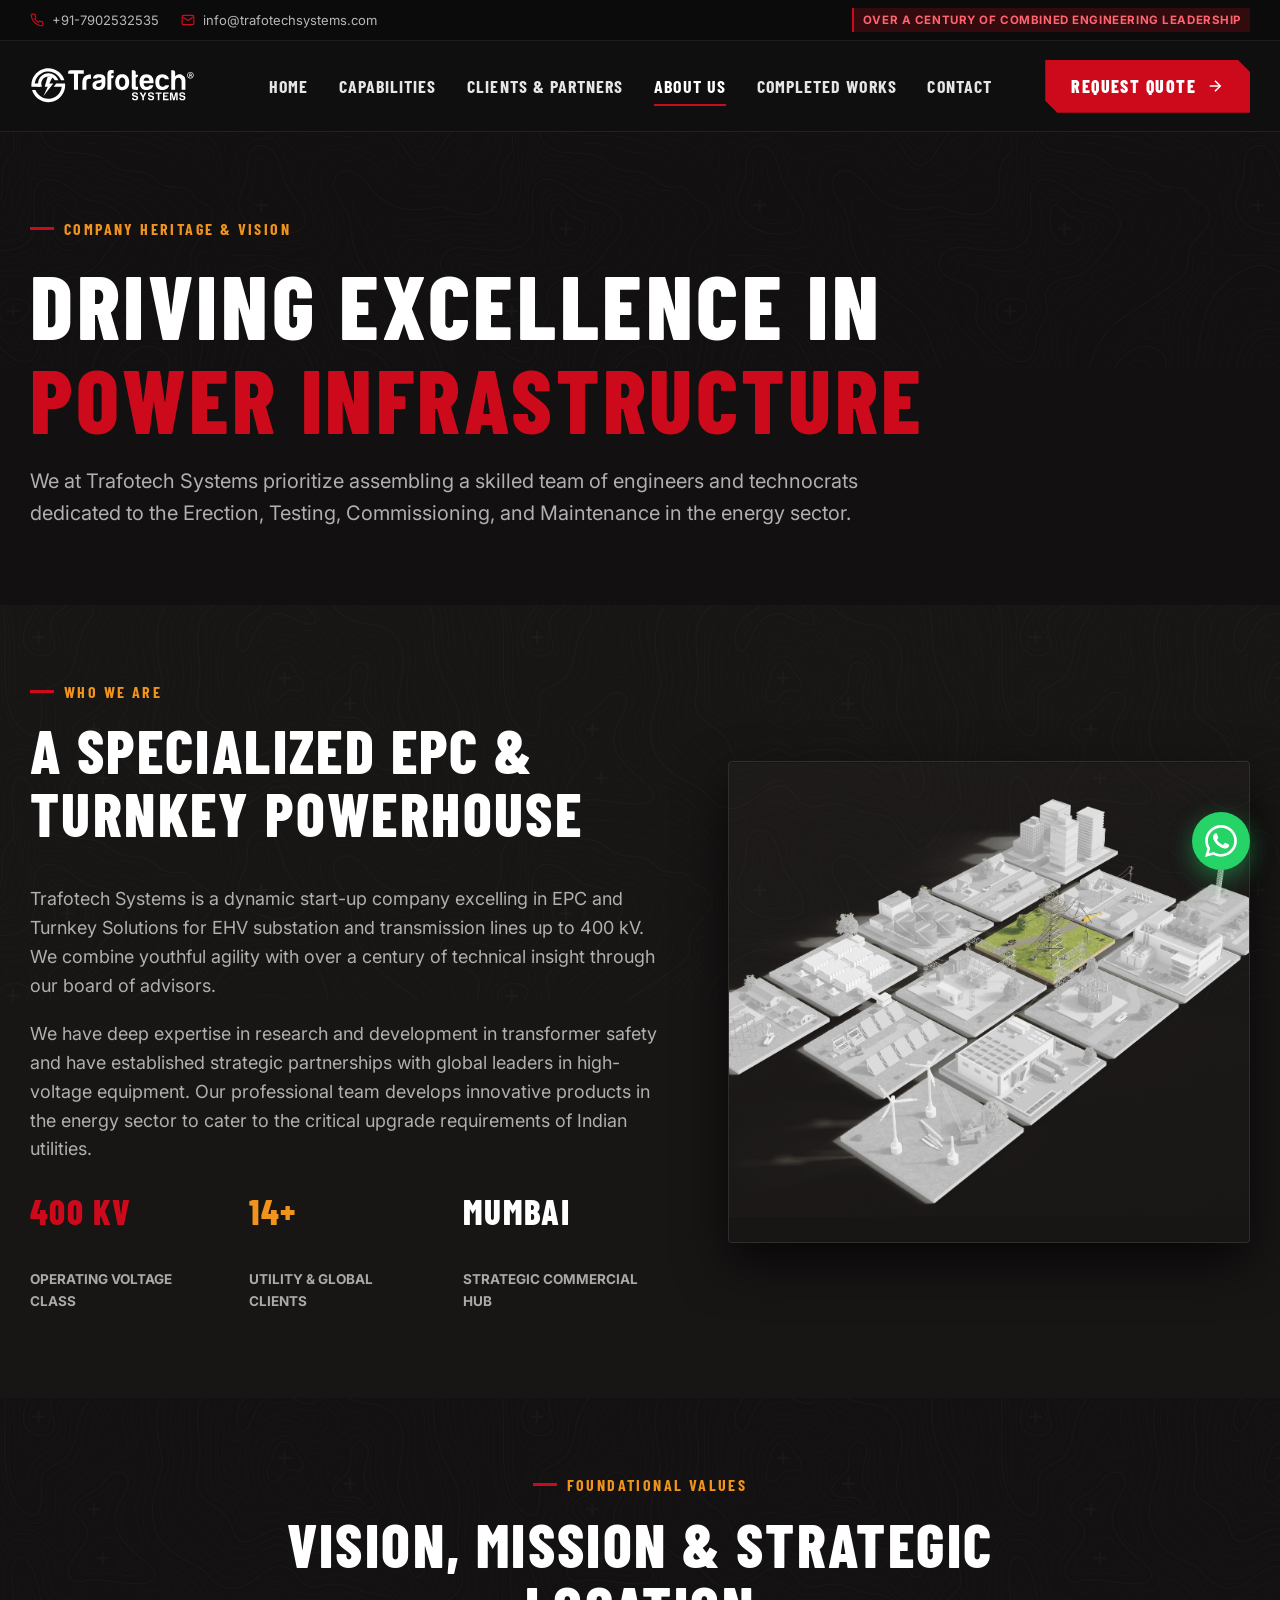
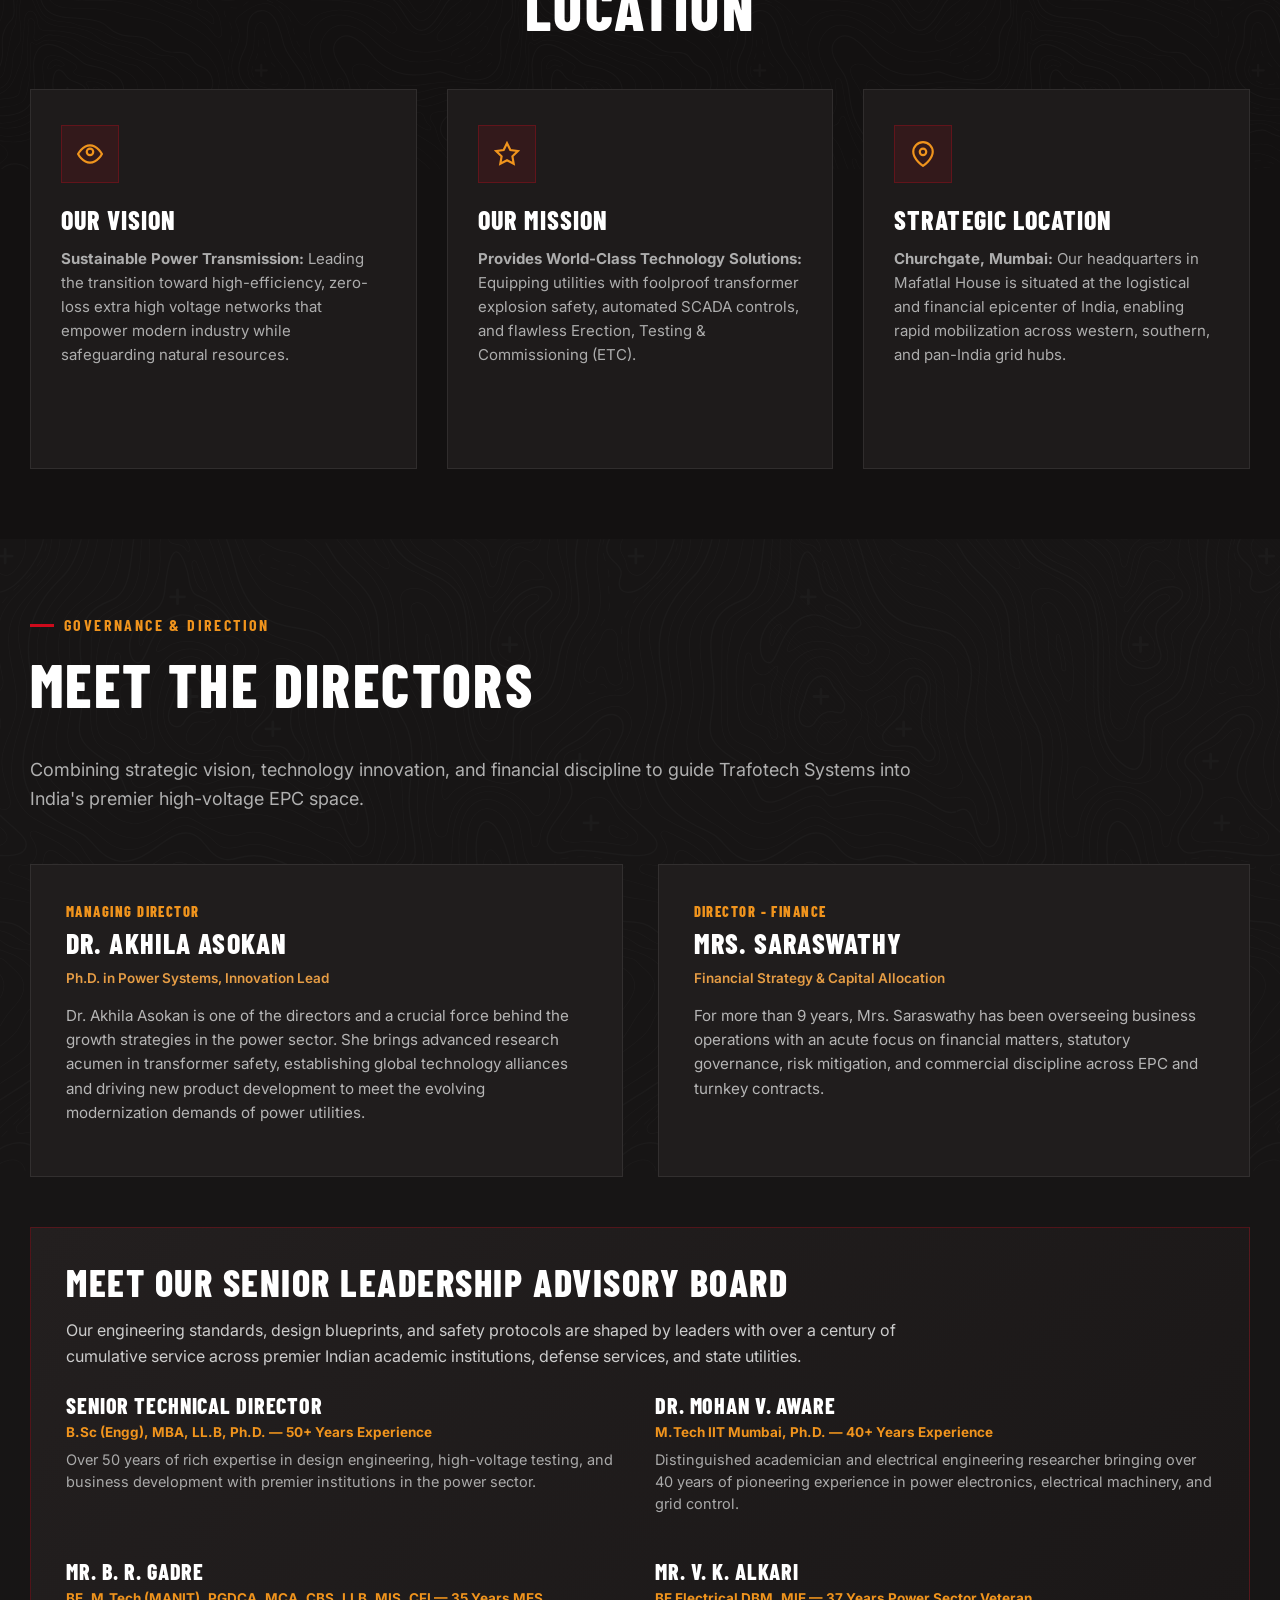
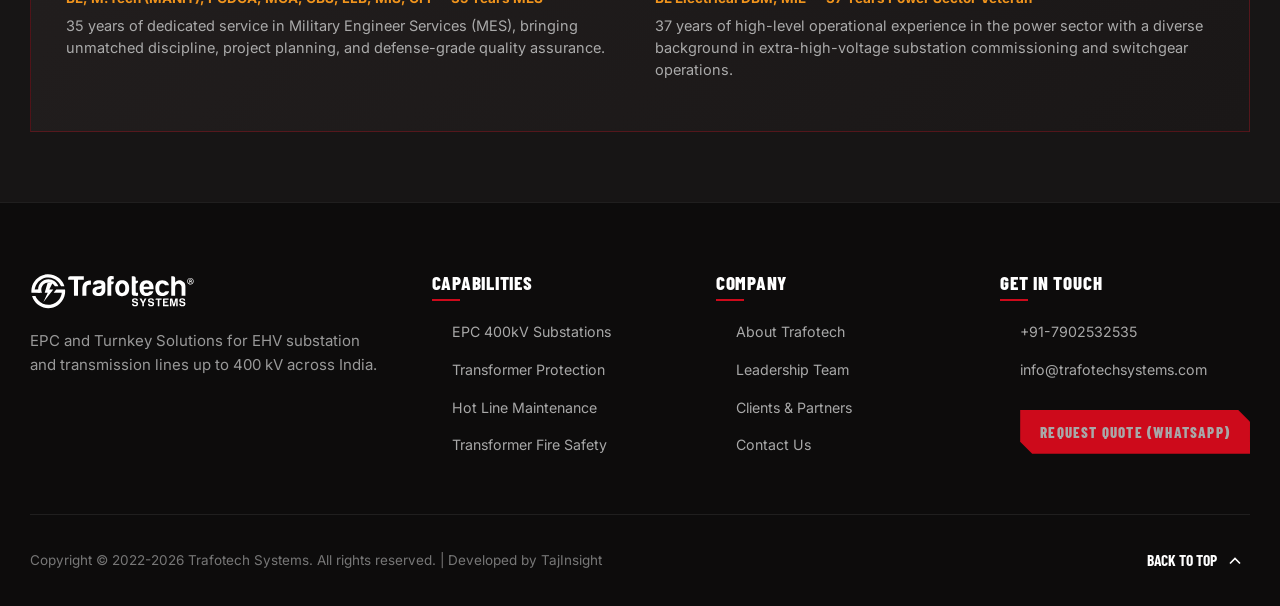
<file: about.html>
<!DOCTYPE html>
<html lang="en">
<head>
  <meta charset="UTF-8">
  <meta name="viewport" content="width=device-width, initial-scale=1.0">
  <title>About Us &amp; Leadership - TRAFOTECH SYSTEMS</title>
  <meta name="description" content="Learn about Trafotech Systems, our leadership team including Dr. Akhila Asokan, Mrs. Saraswathy, and our senior advisory board with over 50 years of power sector engineering heritage.">
  <link rel="icon" type="image/png" sizes="32x32" href="assets/projects/cropped-favicon-32x32.png">

  <!-- Quanta Services Design System Stylesheets -->
  <link rel="stylesheet" href="_next/static/css/a41a6d3d1472bc70.css">
  <link rel="stylesheet" href="css/quanta-theme.css">
</head>
<body class="bg-dark">

  <!-- TOP BAR -->
  <div class="top-contact-bar">
    <div class="container top-bar-inner">
      <div class="top-bar-items">
        <span class="top-bar-item">
          <svg fill="none" stroke="currentColor" stroke-width="2" viewBox="0 0 24 24"><path d="M22 16.92v3a2 2 0 0 1-2.18 2 19.79 19.79 0 0 1-8.63-3.07 19.5 19.5 0 0 1-6-6 19.79 19.79 0 0 1-3.07-8.67A2 2 0 0 1 4.11 2h3a2 2 0 0 1 2 1.72 12.84 12.84 0 0 0 .7 2.81 2 2 0 0 1-.45 2.11L8.09 9.91a16 16 0 0 0 6 6l1.27-1.27a2 2 0 0 1 2.11-.45 12.84 12.84 0 0 0 2.81.7A2 2 0 0 1 22 16.92z"></path></svg>
          <a href="tel:+917902532535">+91-7902532535</a>
        </span>
        <span class="top-bar-item">
          <svg fill="none" stroke="currentColor" stroke-width="2" viewBox="0 0 24 24"><path d="M4 4h16c1.1 0 2 .9 2 2v12c0 1.1-.9 2-2 2H4c-1.1 0-2-.9-2-2V6c0-1.1.9-2 2-2z"></path><polyline points="22,6 12,13 2,6"></polyline></svg>
          <a href="mailto:info@trafotechsystems.com">info@trafotechsystems.com</a>
        </span>
      </div>
      <div>
        <span class="top-bar-badge">Over a Century of Combined Engineering Leadership</span>
      </div>
    </div>
  </div>

  <!-- NAVBAR -->
  <header class="navbar">
    <div class="container navbar-content">
      <a href="index.html" class="site-logo">
        <img src="assets/logos/trafotech-logo-white.svg" alt="Trafotech Logo" height="46">
      </a>

      <ul class="nav-menu">
        <li><a href="index.html" class="nav-link">Home</a></li>
        <li><a href="capabilities.html" class="nav-link">Capabilities</a></li>
        <li><a href="companies.html" class="nav-link">Clients &amp; Partners</a></li>
        <li><a href="about.html" class="nav-link active">About Us</a></li>
        <li><a href="index.html#projects" class="nav-link">Completed Works</a></li>
        <li><a href="contact.html" class="nav-link">Contact</a></li>
      </ul>

      <div class="nav-actions">
        <a href="https://wa.me/918855847066?text=Hello%20Trafotech%20Systems%2C%20I%20would%20like%20to%20request%20a%20quote%20for%20an%20EHV%20Substation%20%2F%20Transformer%20project." target="_blank" rel="noopener noreferrer" class="btn btn-primary" title="Request Quote on WhatsApp">
          <span>Request Quote</span>
          <svg width="18" height="18" fill="none" stroke="currentColor" stroke-width="2" viewBox="0 0 24 24"><line x1="5" y1="12" x2="19" y2="12"></line><polyline points="12 5 19 12 12 19"></polyline></svg>
        </a>
        <button class="menu-toggle" aria-label="Toggle Mobile Menu">
          <svg width="24" height="24" fill="none" stroke="currentColor" stroke-width="2" viewBox="0 0 24 24"><line x1="3" y1="12" x2="21" y2="12"></line><line x1="3" y1="6" x2="21" y2="6"></line><line x1="3" y1="18" x2="21" y2="18"></line></svg>
        </button>
      </div>
    </div>
  </header>

  <!-- OFFCANVAS MOBILE DRAWER -->
  <div class="drawer-backdrop"></div>
  <aside class="mobile-drawer">
    <div class="drawer-header">
      <div class="site-logo">
        <img src="assets/logos/trafotech-logo-white.svg" alt="Trafotech Logo" height="38">
      </div>
      <button class="drawer-close">&times;</button>
    </div>
    <ul class="drawer-nav">
      <li><a href="index.html">Home</a></li>
      <li><a href="capabilities.html">Capabilities &amp; Services</a></li>
      <li><a href="companies.html">Clients &amp; Partners</a></li>
      <li><a href="about.html">About &amp; Leadership</a></li>
      <li><a href="index.html#projects">Completed Works</a></li>
      <li><a href="contact.html">Contact Us</a></li>
    </ul>
  </aside>

  <!-- ABOUT HERO (QUANTA CULTURE TEMPLATE) -->
  <section class="section topo topo-bottom" style="background-color: #121010; padding-top: 8rem; padding-bottom: 6rem;">
    <div class="container">
      <div class="section-pretitle">Company Heritage &amp; Vision</div>
      <h1 class="h1" style="color: #fff; margin-bottom: 2rem;">
        DRIVING EXCELLENCE IN <span class="topo-text">POWER INFRASTRUCTURE</span>
      </h1>
      <p class="section-description" style="max-width: 900px; font-size: 2rem;">
        We at Trafotech Systems prioritize assembling a skilled team of engineers and technocrats dedicated to the Erection, Testing, Commissioning, and Maintenance in the energy sector.
      </p>
    </div>
  </section>

  <!-- STORY & PURPOSE -->
  <main>
    <section class="section topo lines-bg" style="background-color: #181515;">
      <div class="container feature-split-section">
        <div>
          <div class="section-pretitle">Who We Are</div>
          <h2 class="h2">A SPECIALIZED EPC &amp; TURNKEY POWERHOUSE</h2>
          <p class="section-description" style="margin-bottom: 2rem;">
            Trafotech Systems is a dynamic start-up company excelling in EPC and Turnkey Solutions for EHV substation and transmission lines up to 400 kV. We combine youthful agility with over a century of technical insight through our board of advisors.
          </p>
          <p class="section-description" style="margin-bottom: 2rem;">
            We have deep expertise in research and development in transformer safety and have established strategic partnerships with global leaders in high-voltage equipment. Our professional team develops innovative products in the energy sector to cater to the critical upgrade requirements of Indian utilities.
          </p>
          <div style="display:flex; gap:3rem; margin-top:3rem;">
            <div>
              <h3 style="font-size:3.5rem; color:var(--theme-primary); font-family:var(--highlight-font); line-height:1;">400 kV</h3>
              <p style="color:#aaa; font-size:1.35rem; text-transform:uppercase; font-weight:700;">Operating Voltage Class</p>
            </div>
            <div>
              <h3 style="font-size:3.5rem; color:var(--theme-secondary); font-family:var(--highlight-font); line-height:1;">14+</h3>
              <p style="color:#aaa; font-size:1.35rem; text-transform:uppercase; font-weight:700;">Utility &amp; Global Clients</p>
            </div>
            <div>
              <h3 style="font-size:3.5rem; color:#fff; font-family:var(--highlight-font); line-height:1;">Mumbai</h3>
              <p style="color:#aaa; font-size:1.35rem; text-transform:uppercase; font-weight:700;">Strategic Commercial Hub</p>
            </div>
          </div>
        </div>

        <div class="feature-visual">
          <img src="_next/Quanta-3D-Renders-Web-Transmission-20240920-Half.webp" alt="High Voltage Transmission Grid 3D">
        </div>
      </div>
    </section>

    <!-- STRATEGIC PILLARS -->
    <section class="section topo topo-right" style="background-color: #131111;">
      <div class="container">
        <div class="section-header text-center">
          <div class="section-pretitle">Foundational Values</div>
          <h2 class="h2">VISION, MISSION &amp; STRATEGIC LOCATION</h2>
        </div>

        <div class="capabilities-grid" style="grid-template-columns: repeat(3, 1fr);">
          <div class="cap-card">
            <div>
              <div class="cap-card-icon">
                <svg fill="none" stroke="currentColor" stroke-width="2" viewBox="0 0 24 24"><path d="M1 12s4-8 11-8 11 8 11 8-4 8-11 8-11-8-11-8z"></path><circle cx="12" cy="10" r="3"></circle></svg>
              </div>
              <h3 class="cap-card-title">OUR VISION</h3>
              <p class="cap-card-desc">
                <strong>Sustainable Power Transmission:</strong> Leading the transition toward high-efficiency, zero-loss extra high voltage networks that empower modern industry while safeguarding natural resources.
              </p>
            </div>
          </div>

          <div class="cap-card">
            <div>
              <div class="cap-card-icon">
                <svg fill="none" stroke="currentColor" stroke-width="2" viewBox="0 0 24 24"><polygon points="12 2 15.09 8.26 22 9.27 17 14.14 18.18 21.02 12 17.77 5.82 21.02 7 14.14 2 9.27 8.91 8.26 12 2"></polygon></svg>
              </div>
              <h3 class="cap-card-title">OUR MISSION</h3>
              <p class="cap-card-desc">
                <strong>Provides World-Class Technology Solutions:</strong> Equipping utilities with foolproof transformer explosion safety, automated SCADA controls, and flawless Erection, Testing &amp; Commissioning (ETC).
              </p>
            </div>
          </div>

          <div class="cap-card">
            <div>
              <div class="cap-card-icon">
                <svg fill="none" stroke="currentColor" stroke-width="2" viewBox="0 0 24 24"><path d="M21 10c0 7-9 13-9 13s-9-6-9-13a9 9 0 0 1 18 0z"></path><circle cx="12" cy="10" r="3"></circle></svg>
              </div>
              <h3 class="cap-card-title">STRATEGIC LOCATION</h3>
              <p class="cap-card-desc">
                <strong>Churchgate, Mumbai:</strong> Our headquarters in Mafatlal House is situated at the logistical and financial epicenter of India, enabling rapid mobilization across western, southern, and pan-India grid hubs.
              </p>
            </div>
          </div>
        </div>
      </div>
    </section>

    <!-- MEET THE DIRECTORS & LEADERSHIP -->
    <section class="section topo lines-bg" id="leadership" style="background-color: #171515;">
      <div class="container">
        <div class="section-header">
          <div class="section-pretitle">Governance &amp; Direction</div>
          <h2 class="h2">MEET THE DIRECTORS</h2>
          <p class="section-description">
            Combining strategic vision, technology innovation, and financial discipline to guide Trafotech Systems into India's premier high-voltage EPC space.
          </p>
        </div>

        <div class="leadership-grid">
          <!-- Director 1 -->
          <div class="leader-card">
            <span class="leader-role">Managing Director</span>
            <h3 class="leader-name">Dr. Akhila Asokan</h3>
            <div class="leader-qualification">Ph.D. in Power Systems, Innovation Lead</div>
            <p class="leader-bio">
              Dr. Akhila Asokan is one of the directors and a crucial force behind the growth strategies in the power sector. She brings advanced research acumen in transformer safety, establishing global technology alliances and driving new product development to meet the evolving modernization demands of power utilities.
            </p>
          </div>

          <!-- Director 2 -->
          <div class="leader-card">
            <span class="leader-role">Director - Finance</span>
            <h3 class="leader-name">Mrs. Saraswathy</h3>
            <div class="leader-qualification">Financial Strategy &amp; Capital Allocation</div>
            <p class="leader-bio">
              For more than 9 years, Mrs. Saraswathy has been overseeing business operations with an acute focus on financial matters, statutory governance, risk mitigation, and commercial discipline across EPC and turnkey contracts.
            </p>
          </div>
        </div>

        <!-- SENIOR ADVISORY BOARD -->
        <div class="advisory-board-banner" style="margin-top: 5rem;">
          <h3 class="h3" style="color: #fff; margin-bottom: 1.5rem;">MEET OUR SENIOR LEADERSHIP ADVISORY BOARD</h3>
          <p style="color: #ccc; font-size: 1.6rem; max-width: 900px; margin-bottom: 2.5rem;">
            Our engineering standards, design blueprints, and safety protocols are shaped by leaders with over a century of cumulative service across premier Indian academic institutions, defense services, and state utilities.
          </p>

          <div class="advisory-grid">
            <div class="advisory-item">
              <h4>Senior Technical Director</h4>
              <span class="exp-badge">B.Sc (Engg), MBA, LL.B, Ph.D. — 50+ Years Experience</span>
              <p>Over 50 years of rich expertise in design engineering, high-voltage testing, and business development with premier institutions in the power sector.</p>
            </div>

            <div class="advisory-item">
              <h4>Dr. Mohan V. Aware</h4>
              <span class="exp-badge">M.Tech IIT Mumbai, Ph.D. — 40+ Years Experience</span>
              <p>Distinguished academician and electrical engineering researcher bringing over 40 years of pioneering experience in power electronics, electrical machinery, and grid control.</p>
            </div>

            <div class="advisory-item">
              <h4>Mr. B. R. Gadre</h4>
              <span class="exp-badge">BE, M.Tech (MANIT), PGDCA, MCA, CBS, LLB, MIS, CFI — 35 Years MES</span>
              <p>35 years of dedicated service in Military Engineer Services (MES), bringing unmatched discipline, project planning, and defense-grade quality assurance.</p>
            </div>

            <div class="advisory-item">
              <h4>Mr. V. K. Alkari</h4>
              <span class="exp-badge">BE Electrical DBM, MIE — 37 Years Power Sector Veteran</span>
              <p>37 years of high-level operational experience in the power sector with a diverse background in extra-high-voltage substation commissioning and switchgear operations.</p>
            </div>
          </div>
        </div>
      </div>
    </section>
  </main>

  <!-- FOOTER -->
  <footer class="site-footer">
    <div class="container">
      <div class="footer-top">
        <div class="footer-brand">
          <a href="index.html" class="site-logo">
            <img src="assets/logos/trafotech-logo-white.svg" alt="Trafotech Logo" height="42">
          </a>
          <p>
            EPC and Turnkey Solutions for EHV substation and transmission lines up to 400 kV across India.
          </p>
        </div>

        <div class="footer-col">
          <h4>Capabilities</h4>
          <ul class="footer-links">
            <li><a href="capabilities.html#substations">EPC 400kV Substations</a></li>
            <li><a href="capabilities.html#transformer-protection">Transformer Protection</a></li>
            <li><a href="capabilities.html#live-line">Hot Line Maintenance</a></li>
            <li><a href="capabilities.html#fire-safety">Transformer Fire Safety</a></li>
          </ul>
        </div>

        <div class="footer-col">
          <h4>Company</h4>
          <ul class="footer-links">
            <li><a href="about.html">About Trafotech</a></li>
            <li><a href="#leadership">Leadership Team</a></li>
            <li><a href="companies.html">Clients &amp; Partners</a></li>
            <li><a href="contact.html">Contact Us</a></li>
          </ul>
        </div>

        <div class="footer-col">
          <h4>Get in Touch</h4>
          <ul class="footer-links">
            <li><a href="tel:+917902532535">+91-7902532535</a></li>
            <li><a href="mailto:info@trafotechsystems.com">info@trafotechsystems.com</a></li>
            <li style="margin-top: 1.5rem;">
              <a href="https://wa.me/918855847066?text=Hello%20Trafotech%20Systems%2C%20I%20would%20like%20to%20request%20a%20quote%20for%20an%20EHV%20Substation%20%2F%20Transformer%20project." target="_blank" rel="noopener noreferrer" class="btn btn-primary" style="padding: 1rem 2rem; font-size: 1.5rem;">Request Quote (WhatsApp)</a>
            </li>
          </ul>
        </div>
      </div>

      <div class="footer-bottom">
        <div>Copyright &copy; 2022-2026 Trafotech Systems. All rights reserved. | Developed by TajInsight</div>
        <div class="back-to-top">
          <span>Back to Top</span>
          <svg width="20" height="20" fill="none" stroke="currentColor" stroke-width="2" viewBox="0 0 24 24"><polyline points="18 15 12 9 6 15"></polyline></svg>
        </div>
      </div>
    </div>
  </footer>

  <script src="js/main.js"></script>

  <!-- Floating WhatsApp Quick Connect -->
  <a href="https://wa.me/918855847066?text=Hello%20Trafotech%20Systems%2C%20I%20would%20like%20to%20request%20a%20quote%20for%20an%20EHV%20Substation%20%2F%20Transformer%20project." target="_blank" rel="noopener noreferrer" class="floating-whatsapp" title="Chat on WhatsApp (+91-8855847066)" aria-label="Chat on WhatsApp">
    <svg width="32" height="32" viewBox="0 0 24 24" fill="#ffffff"><path d="M.057 24l1.687-6.163c-1.041-1.804-1.588-3.849-1.587-5.946.003-6.556 5.338-11.891 11.893-11.891 3.181.001 6.167 1.24 8.413 3.488 2.245 2.248 3.481 5.236 3.48 8.414-.003 6.557-5.338 11.892-11.893 11.892-1.99-.001-3.951-.5-5.688-1.448l-6.305 1.654zm6.597-3.807c1.676.995 3.276 1.591 5.392 1.592 5.448 0 9.886-4.434 9.889-9.885.002-5.462-4.415-9.89-9.881-9.892-5.452 0-9.887 4.434-9.889 9.884-.001 2.225.651 3.891 1.746 5.634l-.999 3.648 3.742-.981zm11.387-5.464c-.074-.124-.272-.198-.57-.347-.297-.149-1.758-.868-2.031-.967-.272-.099-.47-.149-.669.149-.198.297-.768.967-.941 1.165-.173.198-.347.223-.644.074-.297-.149-1.255-.462-2.39-1.475-.883-.788-1.48-1.761-1.653-2.059-.173-.297-.018-.458.13-.606.134-.133.297-.347.446-.521.151-.172.2-.296.3-.495.099-.198.05-.372-.025-.521-.075-.148-.669-1.611-.916-2.206-.242-.579-.487-.501-.669-.51l-.57-.01c-.198 0-.52.074-.792.372s-1.04 1.016-1.04 2.479 1.065 2.876 1.213 3.074c.149.198 2.095 3.2 5.076 4.487.709.306 1.263.489 1.694.626.712.226 1.36.194 1.872.118.571-.085 1.758-.719 2.006-1.413.248-.695.248-1.29.173-1.414z"/></svg>
  </a>

</body>
</html>
</file>
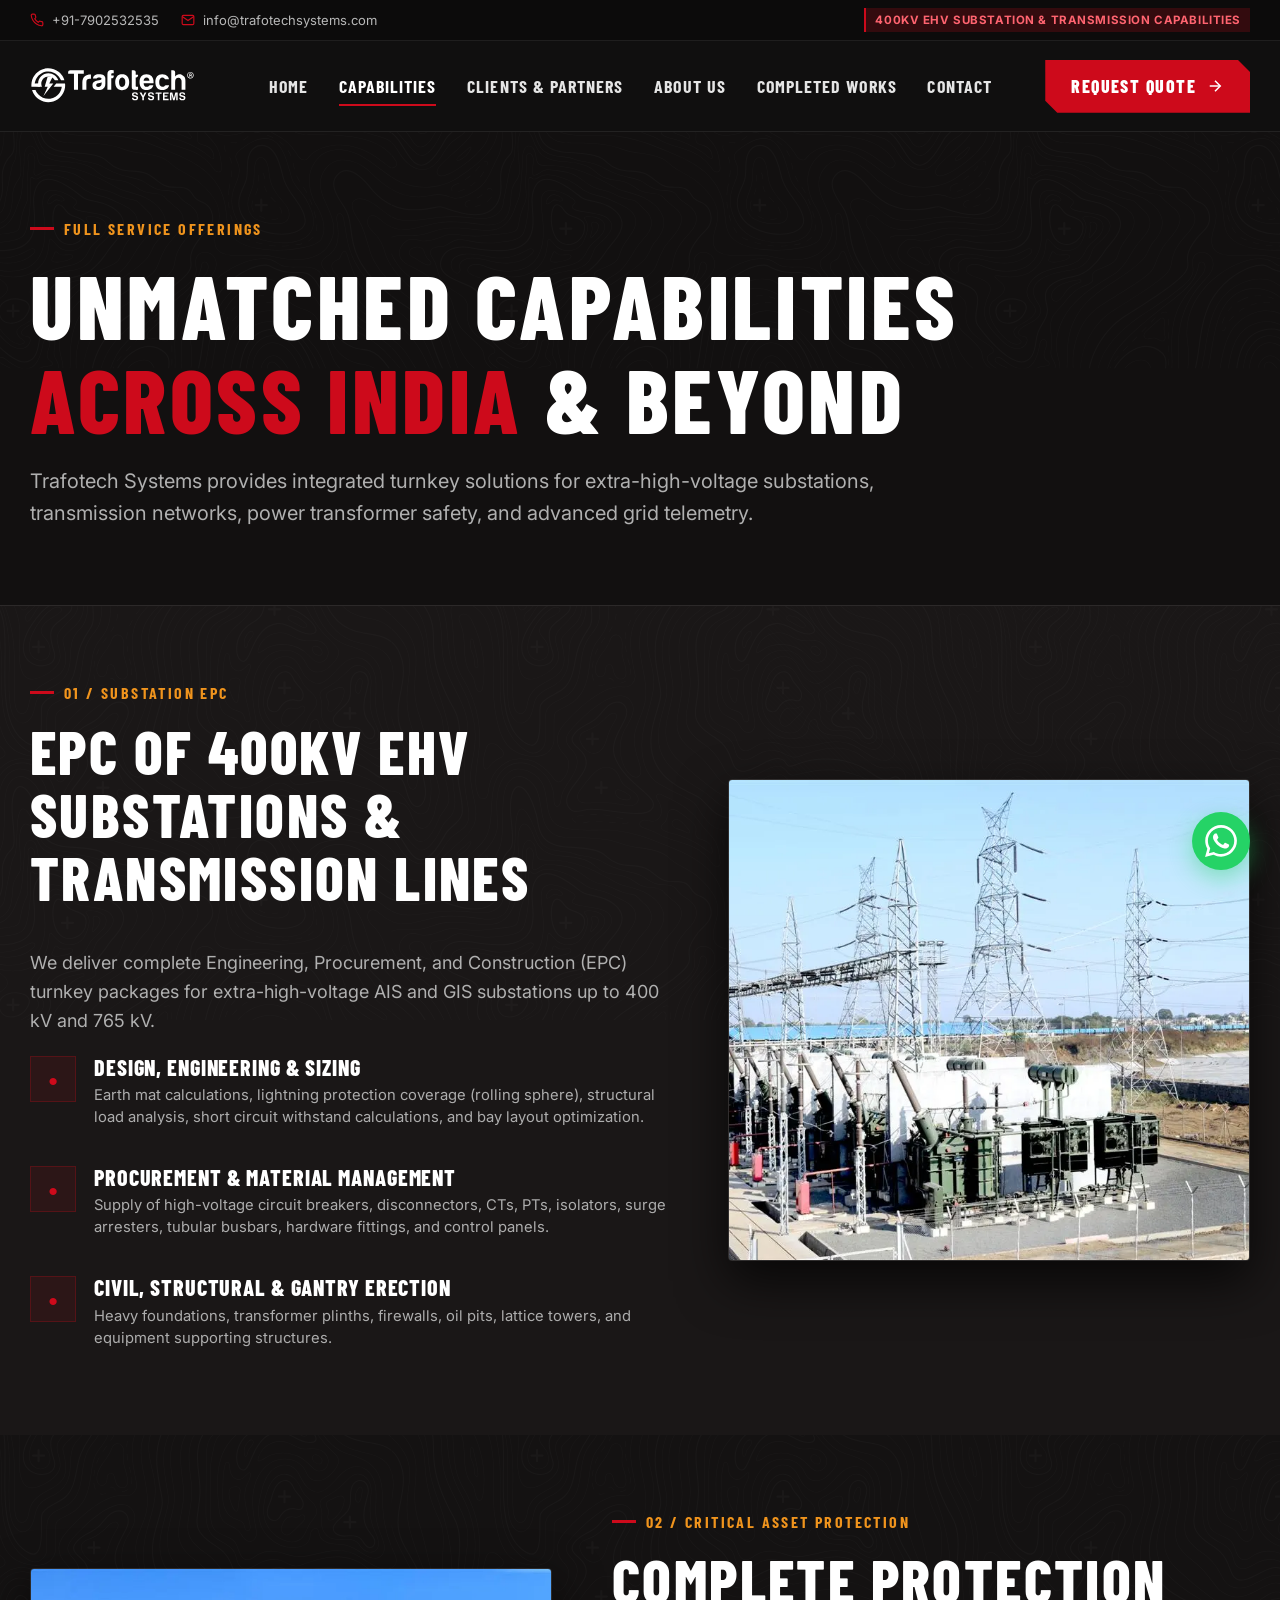
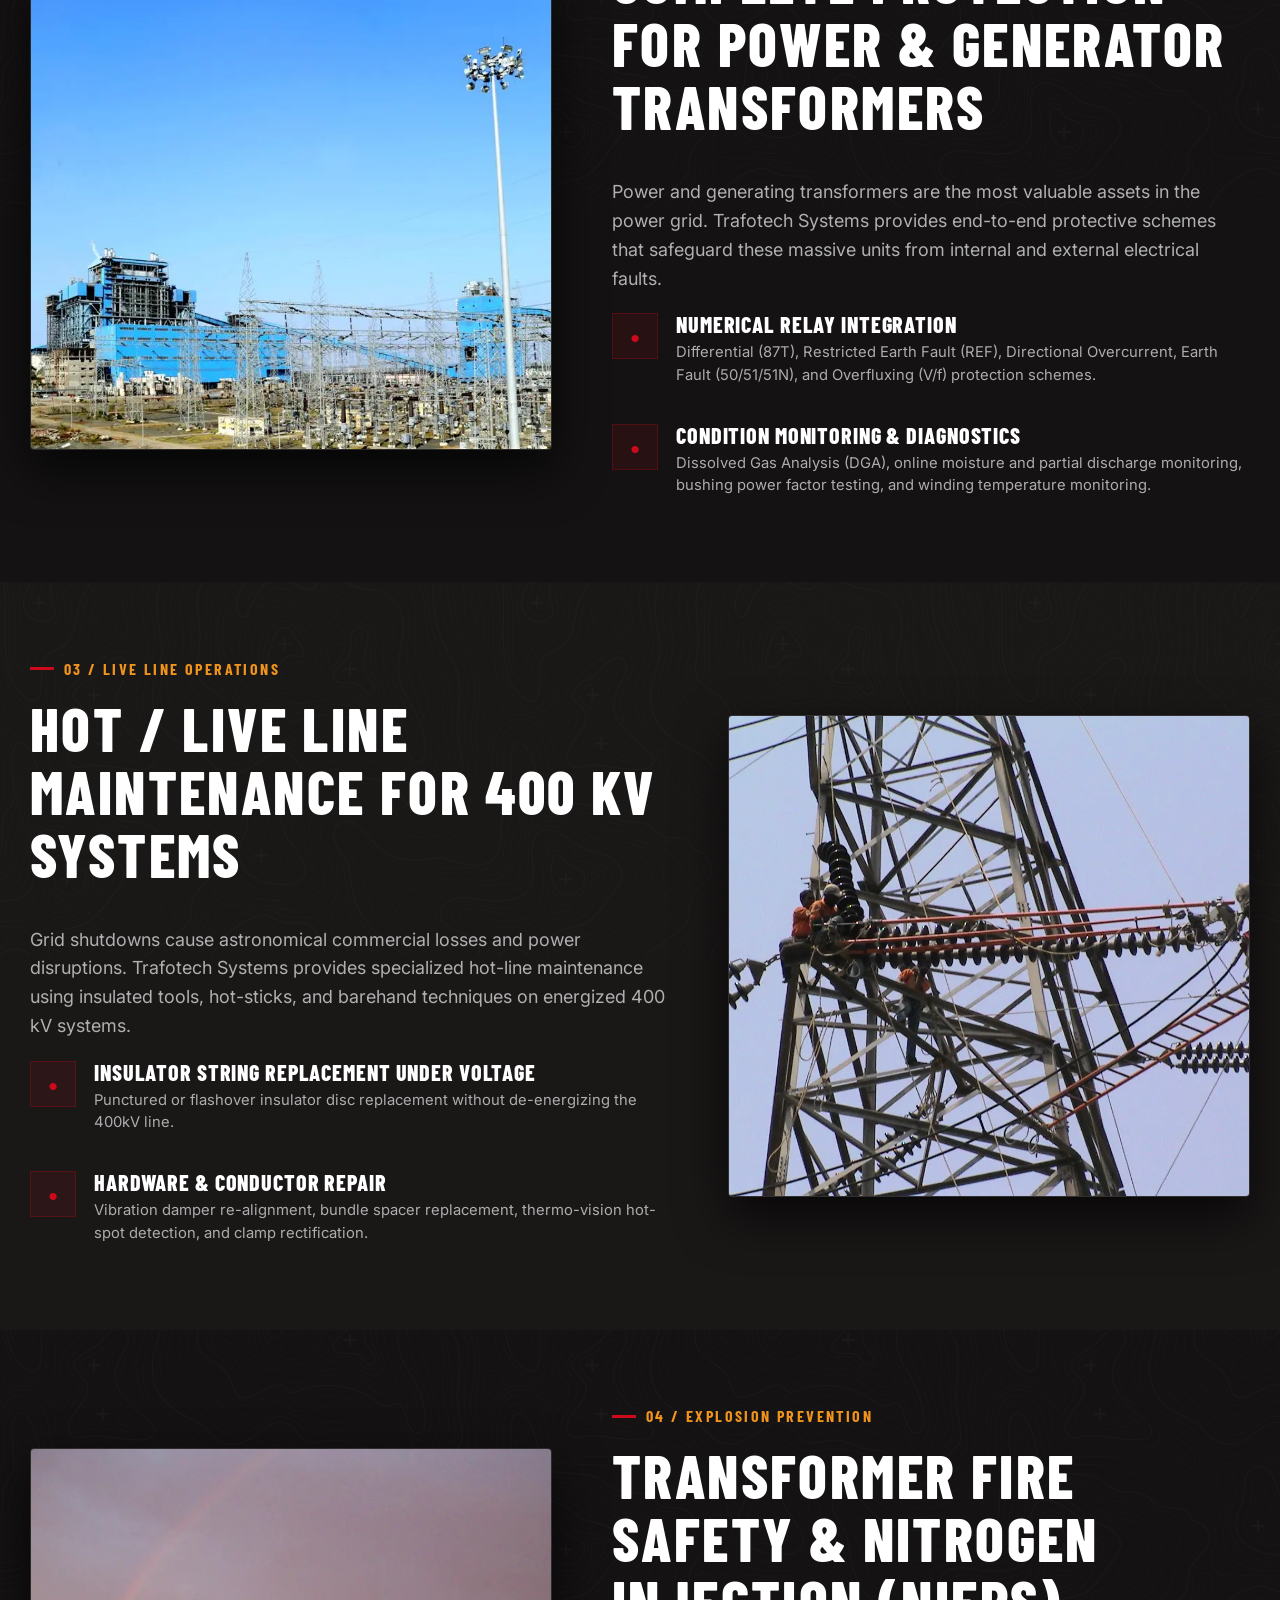
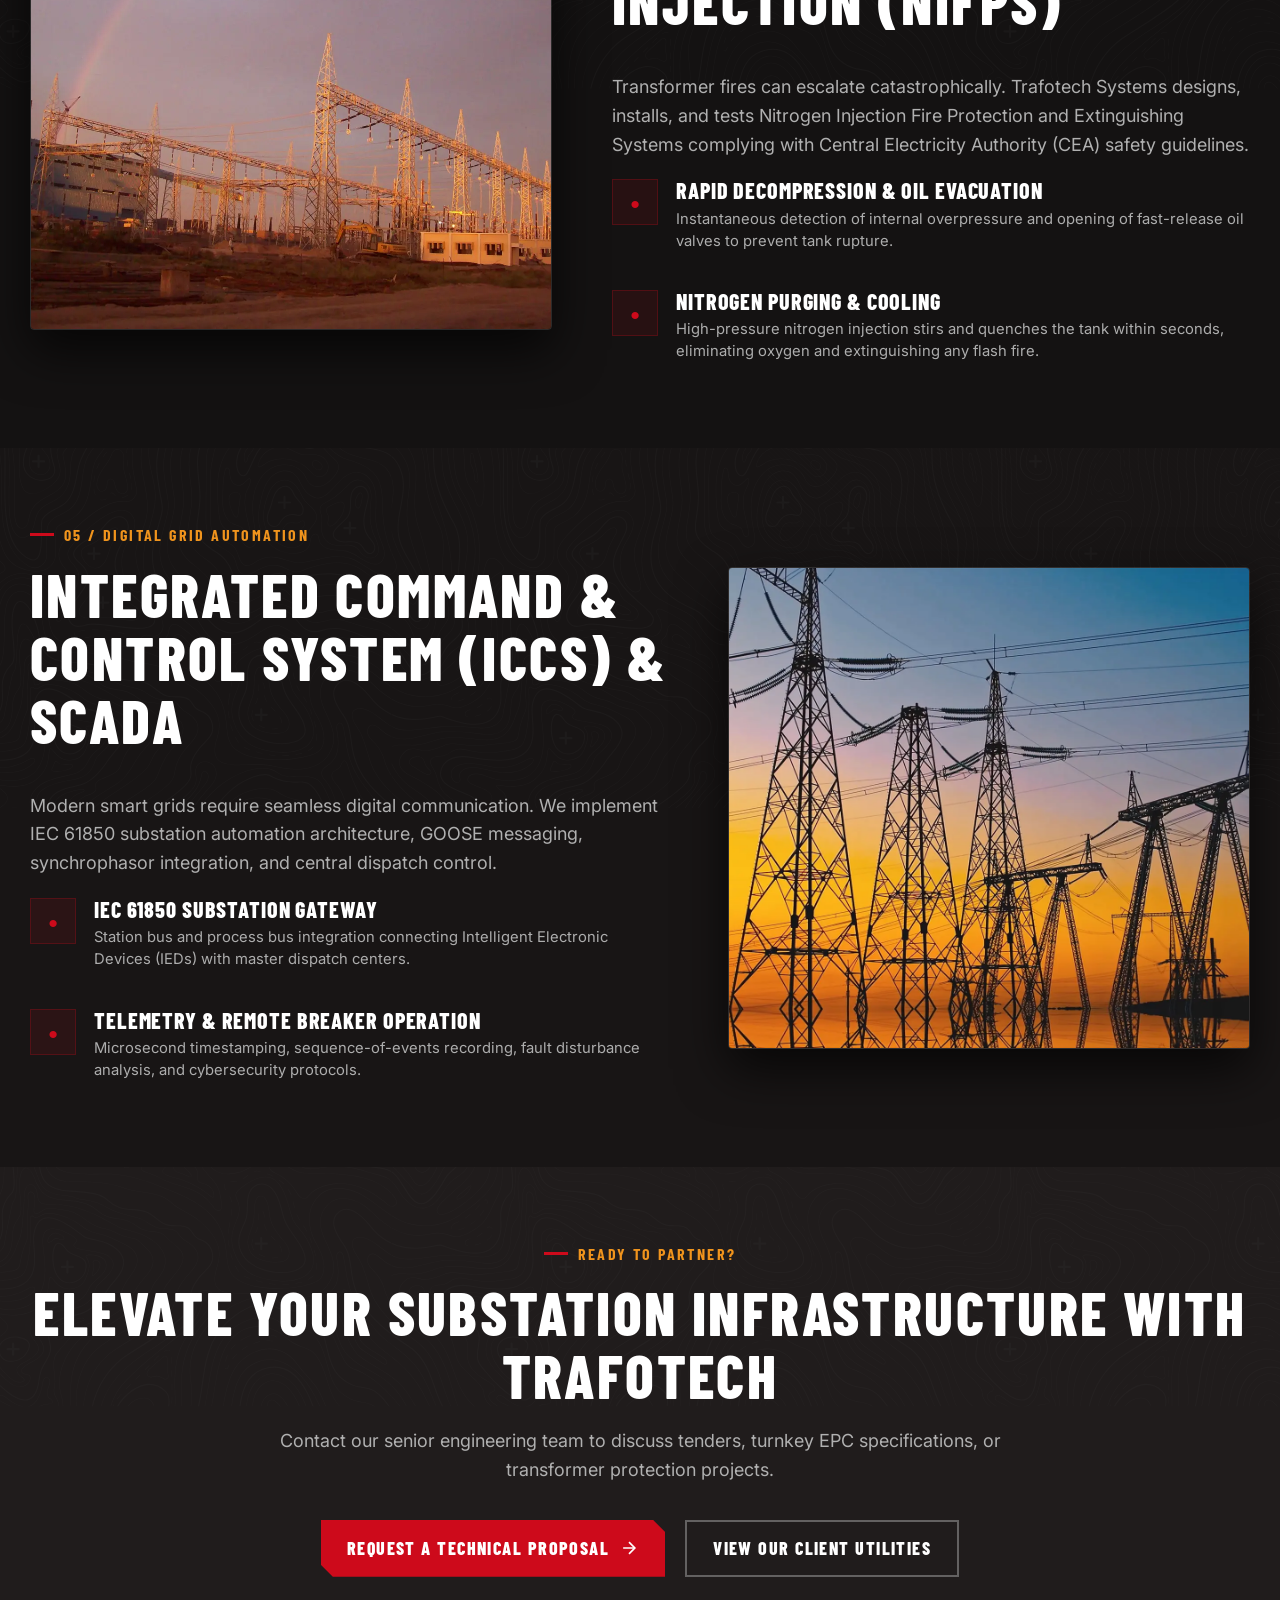
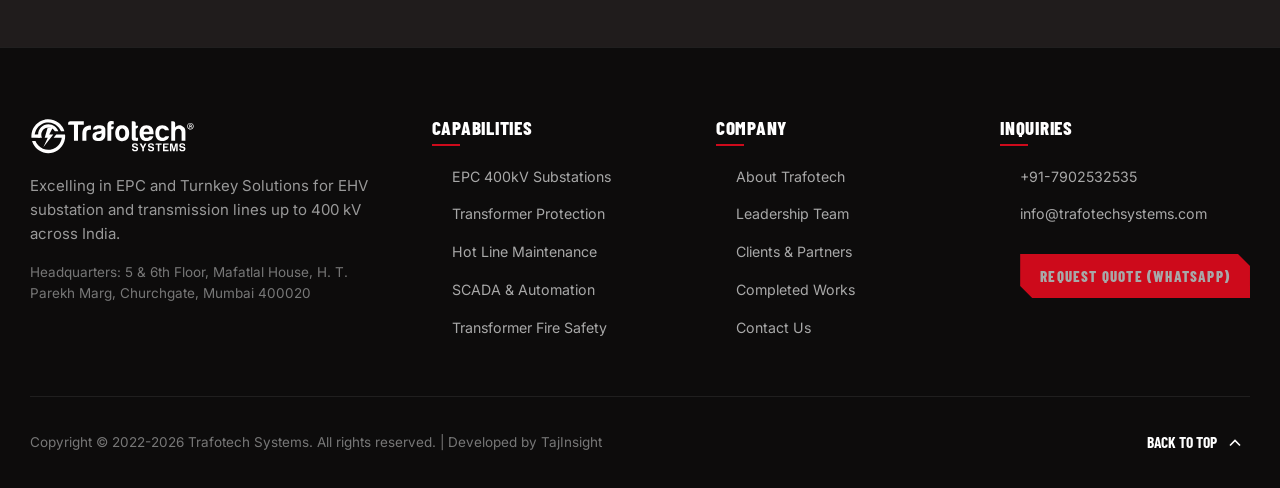
<file: capabilities.html>
<!DOCTYPE html>
<html lang="en">
<head>
  <meta charset="UTF-8">
  <meta name="viewport" content="width=device-width, initial-scale=1.0">
  <title>Capabilities &amp; Solutions - TRAFOTECH SYSTEMS</title>
  <meta name="description" content="Explore Trafotech Systems' full-scope capabilities: EPC of 400KV EHV Substations, Power Transformer Protection, Live-Line Maintenance, ICCS SCADA Automation, and NIFPS Fire Safety.">
  <link rel="icon" type="image/png" sizes="32x32" href="assets/projects/cropped-favicon-32x32.png">

  <!-- Quanta Services Design System Stylesheets -->
  <link rel="stylesheet" href="_next/static/css/a41a6d3d1472bc70.css">
  <link rel="stylesheet" href="css/quanta-theme.css">
</head>
<body class="bg-dark">

  <!-- TOP BAR -->
  <div class="top-contact-bar">
    <div class="container top-bar-inner">
      <div class="top-bar-items">
        <span class="top-bar-item">
          <svg fill="none" stroke="currentColor" stroke-width="2" viewBox="0 0 24 24"><path d="M22 16.92v3a2 2 0 0 1-2.18 2 19.79 19.79 0 0 1-8.63-3.07 19.5 19.5 0 0 1-6-6 19.79 19.79 0 0 1-3.07-8.67A2 2 0 0 1 4.11 2h3a2 2 0 0 1 2 1.72 12.84 12.84 0 0 0 .7 2.81 2 2 0 0 1-.45 2.11L8.09 9.91a16 16 0 0 0 6 6l1.27-1.27a2 2 0 0 1 2.11-.45 12.84 12.84 0 0 0 2.81.7A2 2 0 0 1 22 16.92z"></path></svg>
          <a href="tel:+917902532535">+91-7902532535</a>
        </span>
        <span class="top-bar-item">
          <svg fill="none" stroke="currentColor" stroke-width="2" viewBox="0 0 24 24"><path d="M4 4h16c1.1 0 2 .9 2 2v12c0 1.1-.9 2-2 2H4c-1.1 0-2-.9-2-2V6c0-1.1.9-2 2-2z"></path><polyline points="22,6 12,13 2,6"></polyline></svg>
          <a href="mailto:info@trafotechsystems.com">info@trafotechsystems.com</a>
        </span>
      </div>
      <div>
        <span class="top-bar-badge">400kV EHV Substation &amp; Transmission Capabilities</span>
      </div>
    </div>
  </div>

  <!-- NAVBAR -->
  <header class="navbar">
    <div class="container navbar-content">
      <a href="index.html" class="site-logo">
        <img src="assets/logos/trafotech-logo-white.svg" alt="Trafotech Logo" height="46">
      </a>

      <ul class="nav-menu">
        <li><a href="index.html" class="nav-link">Home</a></li>
        <li><a href="capabilities.html" class="nav-link active">Capabilities</a></li>
        <li><a href="companies.html" class="nav-link">Clients &amp; Partners</a></li>
        <li><a href="about.html" class="nav-link">About Us</a></li>
        <li><a href="index.html#projects" class="nav-link">Completed Works</a></li>
        <li><a href="contact.html" class="nav-link">Contact</a></li>
      </ul>

      <div class="nav-actions">
        <a href="https://wa.me/918855847066?text=Hello%20Trafotech%20Systems%2C%20I%20would%20like%20to%20request%20a%20quote%20for%20an%20EHV%20Substation%20%2F%20Transformer%20project." target="_blank" rel="noopener noreferrer" class="btn btn-primary" title="Request Quote on WhatsApp">
          <span>Request Quote</span>
          <svg width="18" height="18" fill="none" stroke="currentColor" stroke-width="2" viewBox="0 0 24 24"><line x1="5" y1="12" x2="19" y2="12"></line><polyline points="12 5 19 12 12 19"></polyline></svg>
        </a>
        <button class="menu-toggle" aria-label="Toggle Mobile Menu">
          <svg width="24" height="24" fill="none" stroke="currentColor" stroke-width="2" viewBox="0 0 24 24"><line x1="3" y1="12" x2="21" y2="12"></line><line x1="3" y1="6" x2="21" y2="6"></line><line x1="3" y1="18" x2="21" y2="18"></line></svg>
        </button>
      </div>
    </div>
  </header>

  <!-- OFFCANVAS MOBILE DRAWER -->
  <div class="drawer-backdrop"></div>
  <aside class="mobile-drawer">
    <div class="drawer-header">
      <div class="site-logo">
        <img src="assets/logos/trafotech-logo-white.svg" alt="Trafotech Logo" height="38">
      </div>
      <button class="drawer-close">&times;</button>
    </div>
    <ul class="drawer-nav">
      <li><a href="index.html">Home</a></li>
      <li><a href="capabilities.html">Capabilities &amp; Services</a></li>
      <li><a href="companies.html">Clients &amp; Partners</a></li>
      <li><a href="about.html">About &amp; Leadership</a></li>
      <li><a href="index.html#projects">Completed Works</a></li>
      <li><a href="contact.html">Contact Us</a></li>
    </ul>
  </aside>

  <!-- SUBPAGE HEADER (QUANTA CAPABILITIES HERO) -->
  <section class="section topo topo-bottom" style="background-color: #121010; padding-top: 8rem; padding-bottom: 6rem;">
    <div class="container">
      <div class="section-pretitle">Full Service Offerings</div>
      <h1 class="h1" style="color: #fff; margin-bottom: 2rem;">
        UNMATCHED CAPABILITIES <span class="topo-text">ACROSS INDIA</span> &amp; BEYOND
      </h1>
      <p class="section-description" style="max-width: 900px; font-size: 2rem;">
        Trafotech Systems provides integrated turnkey solutions for extra-high-voltage substations, transmission networks, power transformer safety, and advanced grid telemetry.
      </p>
    </div>
  </section>

  <!-- DETAILED CAPABILITIES SECTIONS -->
  <main>
    <!-- Section 1: EPC Substation -->
    <section class="section topo lines-bg" id="substations" style="background-color: #1a1717; border-top: 1px solid rgba(255,255,255,0.08);">
      <div class="container feature-split-section">
        <div>
          <div class="section-pretitle">01 / Substation EPC</div>
          <h2 class="h2">EPC OF 400KV EHV SUBSTATIONS &amp; TRANSMISSION LINES</h2>
          <p class="section-description">
            We deliver complete Engineering, Procurement, and Construction (EPC) turnkey packages for extra-high-voltage AIS and GIS substations up to 400 kV and 765 kV.
          </p>
          <div class="pillar-list" style="margin-top: 2rem;">
            <div class="pillar-item">
              <div class="pillar-number">&bull;</div>
              <div class="pillar-content">
                <h4>Design, Engineering &amp; Sizing</h4>
                <p>Earth mat calculations, lightning protection coverage (rolling sphere), structural load analysis, short circuit withstand calculations, and bay layout optimization.</p>
              </div>
            </div>
            <div class="pillar-item">
              <div class="pillar-number">&bull;</div>
              <div class="pillar-content">
                <h4>Procurement &amp; Material Management</h4>
                <p>Supply of high-voltage circuit breakers, disconnectors, CTs, PTs, isolators, surge arresters, tubular busbars, hardware fittings, and control panels.</p>
              </div>
            </div>
            <div class="pillar-item">
              <div class="pillar-number">&bull;</div>
              <div class="pillar-content">
                <h4>Civil, Structural &amp; Gantry Erection</h4>
                <p>Heavy foundations, transformer plinths, firewalls, oil pits, lattice towers, and equipment supporting structures.</p>
              </div>
            </div>
          </div>
        </div>
        <div class="feature-visual">
          <img src="assets/projects/trafotech-systems-001.webp" alt="400kV Substation EPC">
        </div>
      </div>
    </section>

    <!-- Section 2: Transformer Protection -->
    <section class="section topo topo-right" id="transformer-protection" style="background-color: #141212;">
      <div class="container feature-split-section" style="direction: rtl;">
        <div style="direction: ltr;">
          <div class="section-pretitle">02 / Critical Asset Protection</div>
          <h2 class="h2">COMPLETE PROTECTION FOR POWER &amp; GENERATOR TRANSFORMERS</h2>
          <p class="section-description">
            Power and generating transformers are the most valuable assets in the power grid. Trafotech Systems provides end-to-end protective schemes that safeguard these massive units from internal and external electrical faults.
          </p>
          <div class="pillar-list" style="margin-top: 2rem;">
            <div class="pillar-item">
              <div class="pillar-number">&bull;</div>
              <div class="pillar-content">
                <h4>Numerical Relay Integration</h4>
                <p>Differential (87T), Restricted Earth Fault (REF), Directional Overcurrent, Earth Fault (50/51/51N), and Overfluxing (V/f) protection schemes.</p>
              </div>
            </div>
            <div class="pillar-item">
              <div class="pillar-number">&bull;</div>
              <div class="pillar-content">
                <h4>Condition Monitoring &amp; Diagnostics</h4>
                <p>Dissolved Gas Analysis (DGA), online moisture and partial discharge monitoring, bushing power factor testing, and winding temperature monitoring.</p>
              </div>
            </div>
          </div>
        </div>
        <div class="feature-visual" style="direction: ltr;">
          <img src="assets/projects/trafotech-systems-004.webp" alt="Transformer Bay Protection">
        </div>
      </div>
    </section>

    <!-- Section 3: Hot Line / Live Line Maintenance -->
    <section class="section topo lines-bg" id="live-line" style="background-color: #1a1717;">
      <div class="container feature-split-section">
        <div>
          <div class="section-pretitle">03 / Live Line Operations</div>
          <h2 class="h2">HOT / LIVE LINE MAINTENANCE FOR 400 KV SYSTEMS</h2>
          <p class="section-description">
            Grid shutdowns cause astronomical commercial losses and power disruptions. Trafotech Systems provides specialized hot-line maintenance using insulated tools, hot-sticks, and barehand techniques on energized 400 kV systems.
          </p>
          <div class="pillar-list" style="margin-top: 2rem;">
            <div class="pillar-item">
              <div class="pillar-number">&bull;</div>
              <div class="pillar-content">
                <h4>Insulator String Replacement Under Voltage</h4>
                <p>Punctured or flashover insulator disc replacement without de-energizing the 400kV line.</p>
              </div>
            </div>
            <div class="pillar-item">
              <div class="pillar-number">&bull;</div>
              <div class="pillar-content">
                <h4>Hardware &amp; Conductor Repair</h4>
                <p>Vibration damper re-alignment, bundle spacer replacement, thermo-vision hot-spot detection, and clamp rectification.</p>
              </div>
            </div>
          </div>
        </div>
        <div class="feature-visual">
          <img src="assets/projects/trafotech-systems-003.webp" alt="Live Line 400kV Maintenance">
        </div>
      </div>
    </section>

    <!-- Section 4: Fire Safety NIFPS -->
    <section class="section topo topo-bottom" id="fire-safety" style="background-color: #141212;">
      <div class="container feature-split-section" style="direction: rtl;">
        <div style="direction: ltr;">
          <div class="section-pretitle">04 / Explosion Prevention</div>
          <h2 class="h2">TRANSFORMER FIRE SAFETY &amp; NITROGEN INJECTION (NIFPS)</h2>
          <p class="section-description">
            Transformer fires can escalate catastrophically. Trafotech Systems designs, installs, and tests Nitrogen Injection Fire Protection and Extinguishing Systems complying with Central Electricity Authority (CEA) safety guidelines.
          </p>
          <div class="pillar-list" style="margin-top: 2rem;">
            <div class="pillar-item">
              <div class="pillar-number">&bull;</div>
              <div class="pillar-content">
                <h4>Rapid Decompression &amp; Oil Evacuation</h4>
                <p>Instantaneous detection of internal overpressure and opening of fast-release oil valves to prevent tank rupture.</p>
              </div>
            </div>
            <div class="pillar-item">
              <div class="pillar-number">&bull;</div>
              <div class="pillar-content">
                <h4>Nitrogen Purging &amp; Cooling</h4>
                <p>High-pressure nitrogen injection stirs and quenches the tank within seconds, eliminating oxygen and extinguishing any flash fire.</p>
              </div>
            </div>
          </div>
        </div>
        <div class="feature-visual" style="direction: ltr;">
          <img src="assets/projects/trafotech-systems-008.webp" alt="Transformer Fire Safety Systems">
        </div>
      </div>
    </section>

    <!-- Section 5: SCADA & ICCS -->
    <section class="section topo lines-bg" id="scada-automation" style="background-color: #181515;">
      <div class="container feature-split-section">
        <div>
          <div class="section-pretitle">05 / Digital Grid Automation</div>
          <h2 class="h2">INTEGRATED COMMAND &amp; CONTROL SYSTEM (ICCS) &amp; SCADA</h2>
          <p class="section-description">
            Modern smart grids require seamless digital communication. We implement IEC 61850 substation automation architecture, GOOSE messaging, synchrophasor integration, and central dispatch control.
          </p>
          <div class="pillar-list" style="margin-top: 2rem;">
            <div class="pillar-item">
              <div class="pillar-number">&bull;</div>
              <div class="pillar-content">
                <h4>IEC 61850 Substation Gateway</h4>
                <p>Station bus and process bus integration connecting Intelligent Electronic Devices (IEDs) with master dispatch centers.</p>
              </div>
            </div>
            <div class="pillar-item">
              <div class="pillar-number">&bull;</div>
              <div class="pillar-content">
                <h4>Telemetry &amp; Remote Breaker Operation</h4>
                <p>Microsecond timestamping, sequence-of-events recording, fault disturbance analysis, and cybersecurity protocols.</p>
              </div>
            </div>
          </div>
        </div>
        <div class="feature-visual">
          <img src="_next/Capabilities-Electric-Power.webp" alt="Electric Power Telemetry">
        </div>
      </div>
    </section>

    <!-- CTA BANNER -->
    <section class="section topo topo-bottom" style="background-color: #201c1c; text-align: center;">
      <div class="container">
        <div class="section-pretitle" style="justify-content:center;">Ready to Partner?</div>
        <h2 class="h2" style="color: #fff; margin-bottom: 2rem;">ELEVATE YOUR SUBSTATION INFRASTRUCTURE WITH TRAFOTECH</h2>
        <p class="section-description" style="max-width: 750px; margin: 0 auto 3.5rem auto;">
          Contact our senior engineering team to discuss tenders, turnkey EPC specifications, or transformer protection projects.
        </p>
        <div style="display:flex; justify-content:center; gap:2rem; flex-wrap:wrap;">
          <a href="contact.html" class="btn btn-primary">
            <span>Request a Technical Proposal</span>
            <svg width="20" height="20" fill="none" stroke="currentColor" stroke-width="2" viewBox="0 0 24 24"><line x1="5" y1="12" x2="19" y2="12"></line><polyline points="12 5 19 12 12 19"></polyline></svg>
          </a>
          <a href="companies.html" class="btn btn-outline">
            <span>View Our Client Utilities</span>
          </a>
        </div>
      </div>
    </section>
  </main>

  <!-- FOOTER -->
  <footer class="site-footer">
    <div class="container">
      <div class="footer-top">
        <div class="footer-brand">
          <a href="index.html" class="site-logo">
            <img src="assets/logos/trafotech-logo-white.svg" alt="Trafotech Logo" height="42">
          </a>
          <p>
            Excelling in EPC and Turnkey Solutions for EHV substation and transmission lines up to 400 kV across India.
          </p>
          <p style="margin-top: 1.5rem; color: #777; font-size: 1.35rem;">
            Headquarters: 5 &amp; 6th Floor, Mafatlal House, H. T. Parekh Marg, Churchgate, Mumbai 400020
          </p>
        </div>

        <div class="footer-col">
          <h4>Capabilities</h4>
          <ul class="footer-links">
            <li><a href="#substations">EPC 400kV Substations</a></li>
            <li><a href="#transformer-protection">Transformer Protection</a></li>
            <li><a href="#live-line">Hot Line Maintenance</a></li>
            <li><a href="#scada-automation">SCADA &amp; Automation</a></li>
            <li><a href="#fire-safety">Transformer Fire Safety</a></li>
          </ul>
        </div>

        <div class="footer-col">
          <h4>Company</h4>
          <ul class="footer-links">
            <li><a href="about.html">About Trafotech</a></li>
            <li><a href="about.html#leadership">Leadership Team</a></li>
            <li><a href="companies.html">Clients &amp; Partners</a></li>
            <li><a href="index.html#projects">Completed Works</a></li>
            <li><a href="contact.html">Contact Us</a></li>
          </ul>
        </div>

        <div class="footer-col">
          <h4>Inquiries</h4>
          <ul class="footer-links">
            <li><a href="tel:+917902532535">+91-7902532535</a></li>
            <li><a href="mailto:info@trafotechsystems.com">info@trafotechsystems.com</a></li>
            <li style="margin-top: 1.5rem;">
              <a href="https://wa.me/918855847066?text=Hello%20Trafotech%20Systems%2C%20I%20would%20like%20to%20request%20a%20quote%20for%20an%20EHV%20Substation%20%2F%20Transformer%20project." target="_blank" rel="noopener noreferrer" class="btn btn-primary" style="padding: 1rem 2rem; font-size: 1.5rem;">Request Quote (WhatsApp)</a>
            </li>
          </ul>
        </div>
      </div>

      <div class="footer-bottom">
        <div>Copyright &copy; 2022-2026 Trafotech Systems. All rights reserved. | Developed by TajInsight</div>
        <div class="back-to-top">
          <span>Back to Top</span>
          <svg width="20" height="20" fill="none" stroke="currentColor" stroke-width="2" viewBox="0 0 24 24"><polyline points="18 15 12 9 6 15"></polyline></svg>
        </div>
      </div>
    </div>
  </footer>

  <script src="js/main.js"></script>

  <!-- Floating WhatsApp Quick Connect -->
  <a href="https://wa.me/918855847066?text=Hello%20Trafotech%20Systems%2C%20I%20would%20like%20to%20request%20a%20quote%20for%20an%20EHV%20Substation%20%2F%20Transformer%20project." target="_blank" rel="noopener noreferrer" class="floating-whatsapp" title="Chat on WhatsApp (+91-8855847066)" aria-label="Chat on WhatsApp">
    <svg width="32" height="32" viewBox="0 0 24 24" fill="#ffffff"><path d="M.057 24l1.687-6.163c-1.041-1.804-1.588-3.849-1.587-5.946.003-6.556 5.338-11.891 11.893-11.891 3.181.001 6.167 1.24 8.413 3.488 2.245 2.248 3.481 5.236 3.48 8.414-.003 6.557-5.338 11.892-11.893 11.892-1.99-.001-3.951-.5-5.688-1.448l-6.305 1.654zm6.597-3.807c1.676.995 3.276 1.591 5.392 1.592 5.448 0 9.886-4.434 9.889-9.885.002-5.462-4.415-9.89-9.881-9.892-5.452 0-9.887 4.434-9.889 9.884-.001 2.225.651 3.891 1.746 5.634l-.999 3.648 3.742-.981zm11.387-5.464c-.074-.124-.272-.198-.57-.347-.297-.149-1.758-.868-2.031-.967-.272-.099-.47-.149-.669.149-.198.297-.768.967-.941 1.165-.173.198-.347.223-.644.074-.297-.149-1.255-.462-2.39-1.475-.883-.788-1.48-1.761-1.653-2.059-.173-.297-.018-.458.13-.606.134-.133.297-.347.446-.521.151-.172.2-.296.3-.495.099-.198.05-.372-.025-.521-.075-.148-.669-1.611-.916-2.206-.242-.579-.487-.501-.669-.51l-.57-.01c-.198 0-.52.074-.792.372s-1.04 1.016-1.04 2.479 1.065 2.876 1.213 3.074c.149.198 2.095 3.2 5.076 4.487.709.306 1.263.489 1.694.626.712.226 1.36.194 1.872.118.571-.085 1.758-.719 2.006-1.413.248-.695.248-1.29.173-1.414z"/></svg>
  </a>

</body>
</html>
</file>
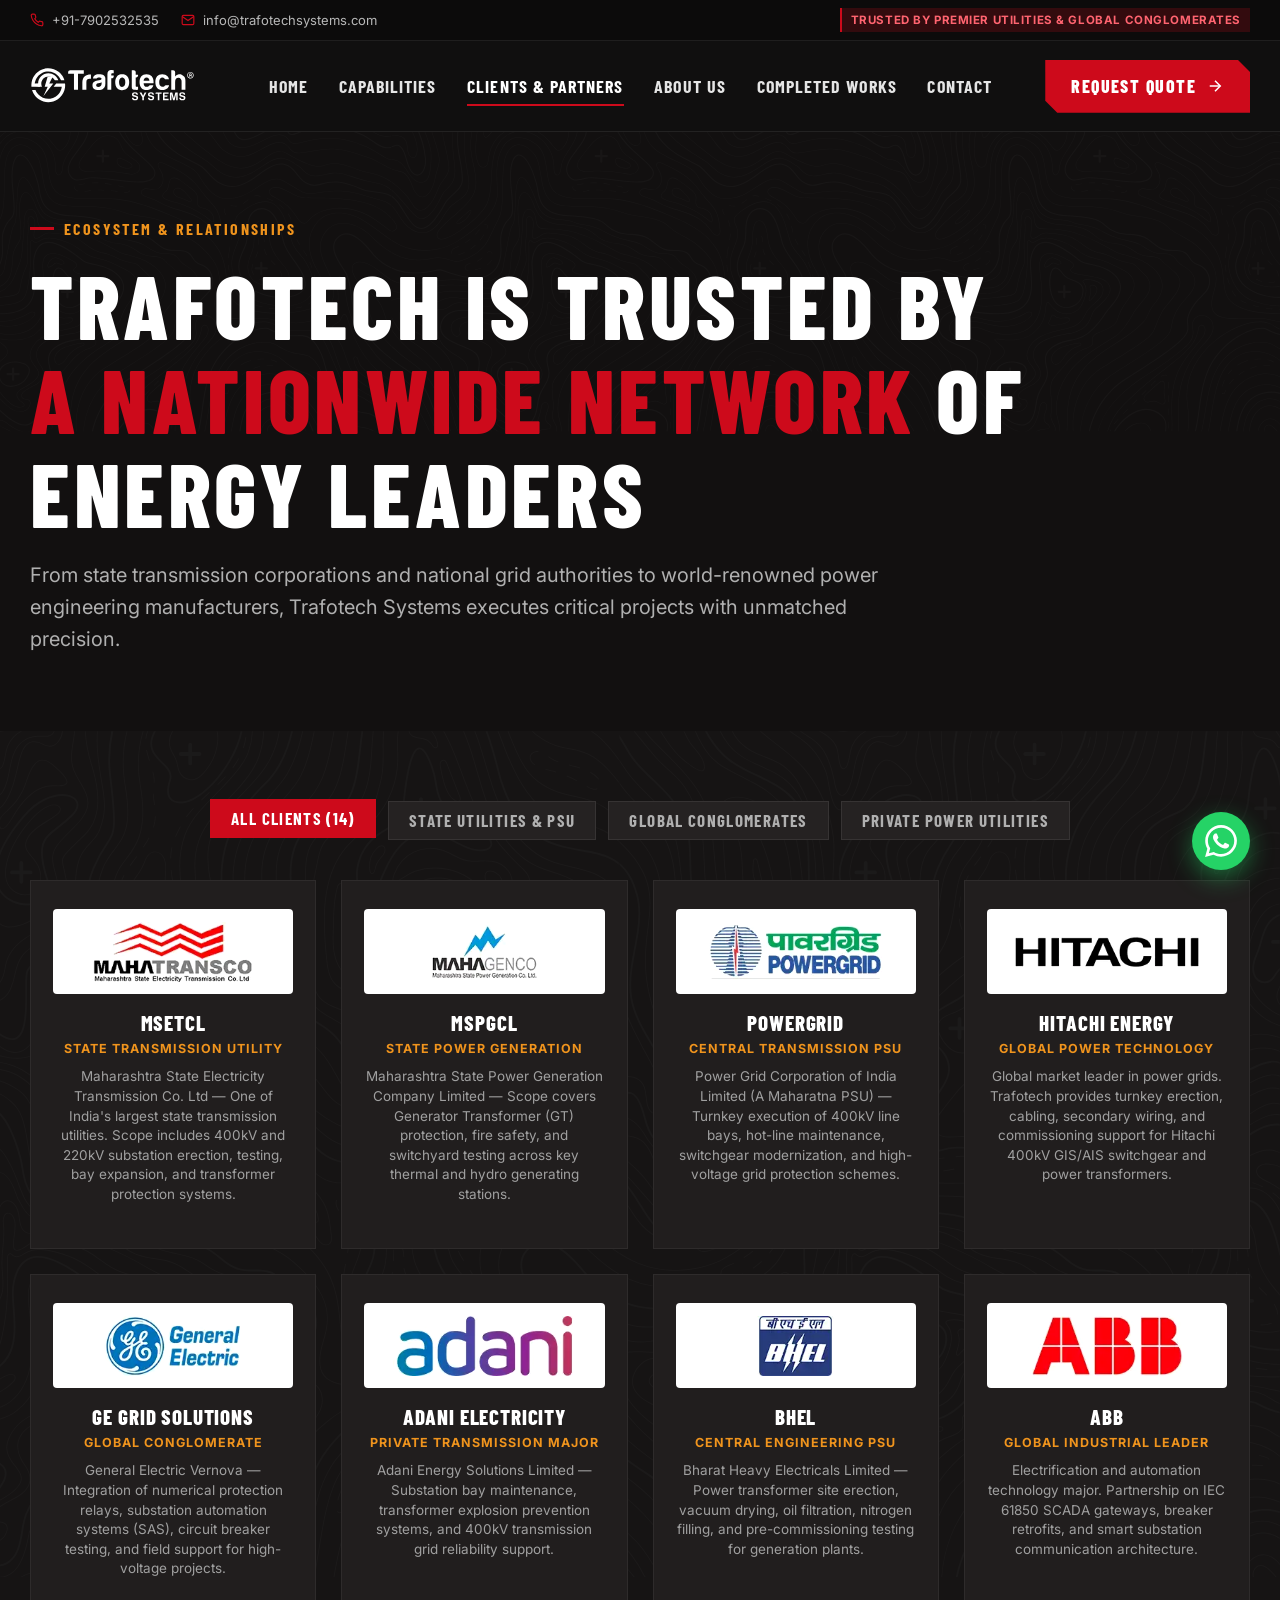
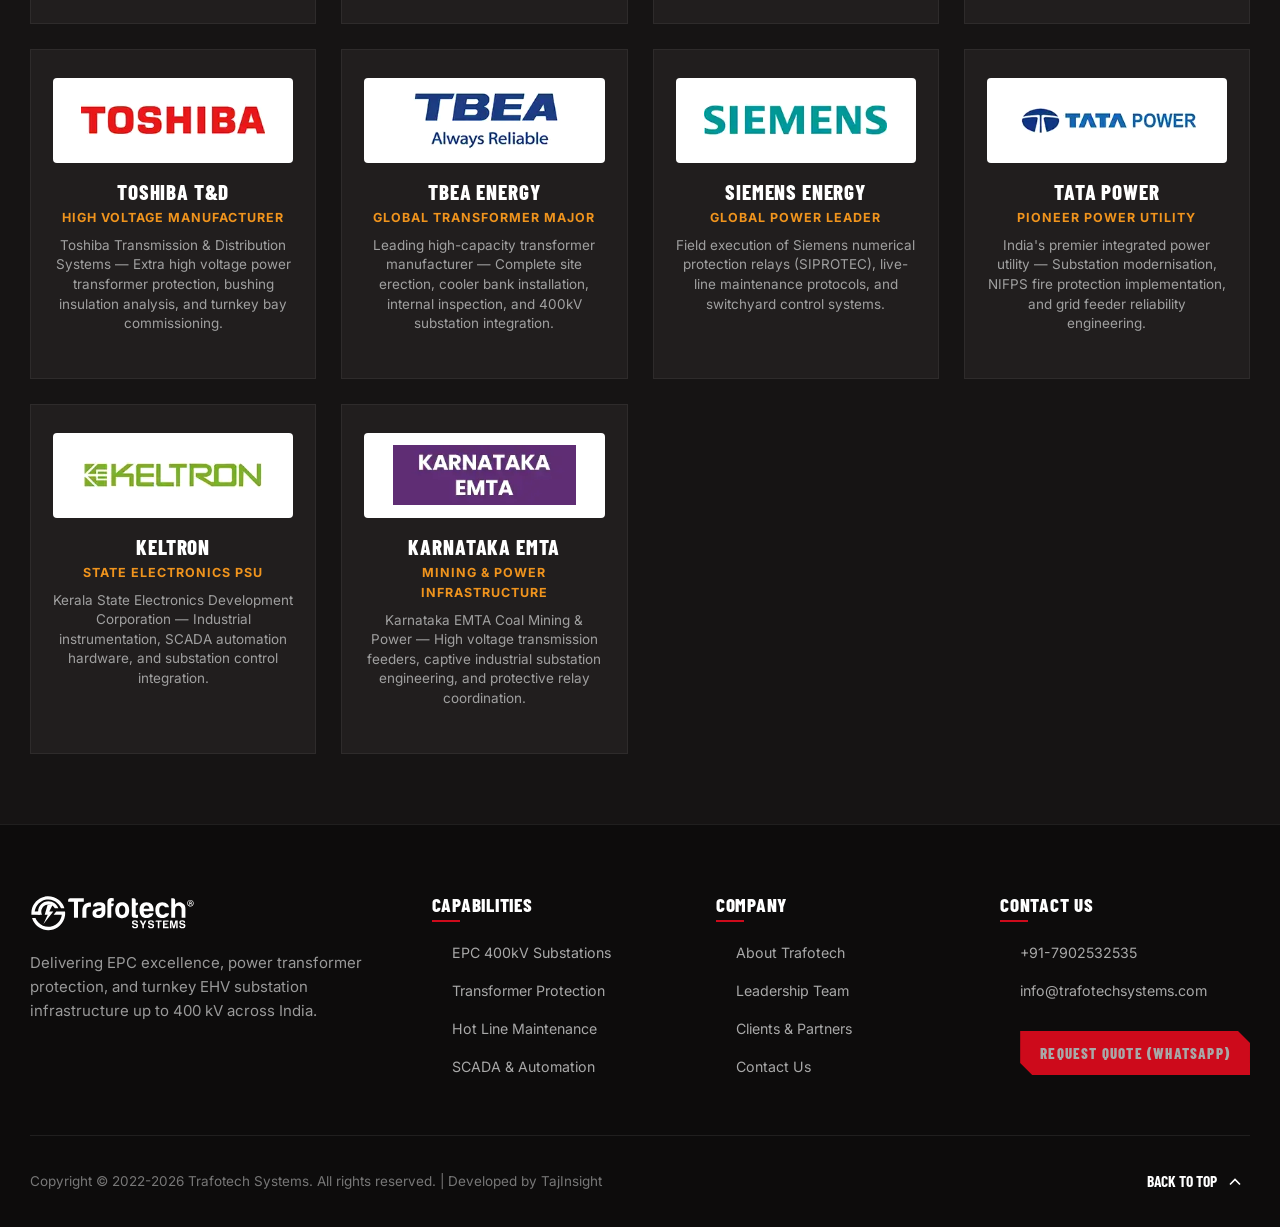
<file: companies.html>
<!DOCTYPE html>
<html lang="en">
<head>
  <meta charset="UTF-8">
  <meta name="viewport" content="width=device-width, initial-scale=1.0">
  <title>Clients &amp; Partners Directory - TRAFOTECH SYSTEMS</title>
  <meta name="description" content="Explore Trafotech Systems' premier clients and partner network including MSETCL, MSPGCL, POWERGRID, Hitachi, GE, Adani, BHEL, ABB, Toshiba, Siemens, and Tata Power.">
  <link rel="icon" type="image/png" sizes="32x32" href="assets/projects/cropped-favicon-32x32.png">

  <!-- Quanta Services Design System Stylesheets -->
  <link rel="stylesheet" href="_next/static/css/a41a6d3d1472bc70.css">
  <link rel="stylesheet" href="css/quanta-theme.css">
</head>
<body class="bg-dark">

  <!-- TOP BAR -->
  <div class="top-contact-bar">
    <div class="container top-bar-inner">
      <div class="top-bar-items">
        <span class="top-bar-item">
          <svg fill="none" stroke="currentColor" stroke-width="2" viewBox="0 0 24 24"><path d="M22 16.92v3a2 2 0 0 1-2.18 2 19.79 19.79 0 0 1-8.63-3.07 19.5 19.5 0 0 1-6-6 19.79 19.79 0 0 1-3.07-8.67A2 2 0 0 1 4.11 2h3a2 2 0 0 1 2 1.72 12.84 12.84 0 0 0 .7 2.81 2 2 0 0 1-.45 2.11L8.09 9.91a16 16 0 0 0 6 6l1.27-1.27a2 2 0 0 1 2.11-.45 12.84 12.84 0 0 0 2.81.7A2 2 0 0 1 22 16.92z"></path></svg>
          <a href="tel:+917902532535">+91-7902532535</a>
        </span>
        <span class="top-bar-item">
          <svg fill="none" stroke="currentColor" stroke-width="2" viewBox="0 0 24 24"><path d="M4 4h16c1.1 0 2 .9 2 2v12c0 1.1-.9 2-2 2H4c-1.1 0-2-.9-2-2V6c0-1.1.9-2 2-2z"></path><polyline points="22,6 12,13 2,6"></polyline></svg>
          <a href="mailto:info@trafotechsystems.com">info@trafotechsystems.com</a>
        </span>
      </div>
      <div>
        <span class="top-bar-badge">Trusted by Premier Utilities &amp; Global Conglomerates</span>
      </div>
    </div>
  </div>

  <!-- NAVBAR -->
  <header class="navbar">
    <div class="container navbar-content">
      <a href="index.html" class="site-logo">
        <img src="assets/logos/trafotech-logo-white.svg" alt="Trafotech Logo" height="46">
      </a>

      <ul class="nav-menu">
        <li><a href="index.html" class="nav-link">Home</a></li>
        <li><a href="capabilities.html" class="nav-link">Capabilities</a></li>
        <li><a href="companies.html" class="nav-link active">Clients &amp; Partners</a></li>
        <li><a href="about.html" class="nav-link">About Us</a></li>
        <li><a href="index.html#projects" class="nav-link">Completed Works</a></li>
        <li><a href="contact.html" class="nav-link">Contact</a></li>
      </ul>

      <div class="nav-actions">
        <a href="https://wa.me/918855847066?text=Hello%20Trafotech%20Systems%2C%20I%20would%20like%20to%20request%20a%20quote%20for%20an%20EHV%20Substation%20%2F%20Transformer%20project." target="_blank" rel="noopener noreferrer" class="btn btn-primary" title="Request Quote on WhatsApp">
          <span>Request Quote</span>
          <svg width="18" height="18" fill="none" stroke="currentColor" stroke-width="2" viewBox="0 0 24 24"><line x1="5" y1="12" x2="19" y2="12"></line><polyline points="12 5 19 12 12 19"></polyline></svg>
        </a>
        <button class="menu-toggle" aria-label="Toggle Mobile Menu">
          <svg width="24" height="24" fill="none" stroke="currentColor" stroke-width="2" viewBox="0 0 24 24"><line x1="3" y1="12" x2="21" y2="12"></line><line x1="3" y1="6" x2="21" y2="6"></line><line x1="3" y1="18" x2="21" y2="18"></line></svg>
        </button>
      </div>
    </div>
  </header>

  <!-- OFFCANVAS MOBILE DRAWER -->
  <div class="drawer-backdrop"></div>
  <aside class="mobile-drawer">
    <div class="drawer-header">
      <div class="site-logo">
        <img src="assets/logos/trafotech-logo-white.svg" alt="Trafotech Logo" height="38">
      </div>
      <button class="drawer-close">&times;</button>
    </div>
    <ul class="drawer-nav">
      <li><a href="index.html">Home</a></li>
      <li><a href="capabilities.html">Capabilities &amp; Services</a></li>
      <li><a href="companies.html">Clients &amp; Partners</a></li>
      <li><a href="about.html">About &amp; Leadership</a></li>
      <li><a href="index.html#projects">Completed Works</a></li>
      <li><a href="contact.html">Contact Us</a></li>
    </ul>
  </aside>

  <!-- SUBPAGE HERO (QUANTA COMPANIES TEMPLATE) -->
  <section class="section topo topo-bottom" style="background-color: #121010; padding-top: 8rem; padding-bottom: 6rem;">
    <div class="container">
      <div class="section-pretitle">Ecosystem &amp; Relationships</div>
      <h1 class="h1" style="color: #fff; margin-bottom: 2rem;">
        TRAFOTECH IS TRUSTED BY <span class="topo-text">A NATIONWIDE NETWORK</span> OF ENERGY LEADERS
      </h1>
      <p class="section-description" style="max-width: 900px; font-size: 2rem;">
        From state transmission corporations and national grid authorities to world-renowned power engineering manufacturers, Trafotech Systems executes critical projects with unmatched precision.
      </p>
    </div>
  </section>

  <!-- DIRECTORY SECTION -->
  <main class="section topo topo-right" style="background-color: #161414;">
    <div class="container">
      <!-- Tabs -->
      <div class="client-filter-tabs">
        <button class="tab-btn active" data-filter="all">All Clients (14)</button>
        <button class="tab-btn" data-filter="utility">State Utilities &amp; PSU</button>
        <button class="tab-btn" data-filter="global">Global Conglomerates</button>
        <button class="tab-btn" data-filter="private">Private Power Utilities</button>
      </div>

      <!-- Directory Cards -->
      <div class="clients-grid">
        <!-- 1. MSETCL -->
        <div class="client-card" data-category="utility">
          <div class="client-logo-wrap">
            <img src="assets/logos/logo-msetcl.webp" alt="MSETCL Logo" loading="lazy">
          </div>
          <h3 class="client-name">MSETCL</h3>
          <div class="client-category">State Transmission Utility</div>
          <p class="client-scope">
            Maharashtra State Electricity Transmission Co. Ltd — One of India's largest state transmission utilities. Scope includes 400kV and 220kV substation erection, testing, bay expansion, and transformer protection systems.
          </p>
        </div>

        <!-- 2. MSPGCL -->
        <div class="client-card" data-category="utility">
          <div class="client-logo-wrap">
            <img src="assets/logos/logo-mspgcl.webp" alt="MSPGCL Logo" loading="lazy">
          </div>
          <h3 class="client-name">MSPGCL</h3>
          <div class="client-category">State Power Generation</div>
          <p class="client-scope">
            Maharashtra State Power Generation Company Limited — Scope covers Generator Transformer (GT) protection, fire safety, and switchyard testing across key thermal and hydro generating stations.
          </p>
        </div>

        <!-- 3. POWERGRID -->
        <div class="client-card" data-category="utility">
          <div class="client-logo-wrap">
            <img src="assets/logos/logo-powergrid.webp" alt="POWERGRID Logo" loading="lazy">
          </div>
          <h3 class="client-name">POWERGRID</h3>
          <div class="client-category">Central Transmission PSU</div>
          <p class="client-scope">
            Power Grid Corporation of India Limited (A Maharatna PSU) — Turnkey execution of 400kV line bays, hot-line maintenance, switchgear modernization, and high-voltage grid protection schemes.
          </p>
        </div>

        <!-- 4. HITACHI ENERGY -->
        <div class="client-card" data-category="global">
          <div class="client-logo-wrap">
            <img src="assets/logos/logo-hitachi.webp" alt="Hitachi Energy Logo" loading="lazy">
          </div>
          <h3 class="client-name">HITACHI ENERGY</h3>
          <div class="client-category">Global Power Technology</div>
          <p class="client-scope">
            Global market leader in power grids. Trafotech provides turnkey erection, cabling, secondary wiring, and commissioning support for Hitachi 400kV GIS/AIS switchgear and power transformers.
          </p>
        </div>

        <!-- 5. GE GRID SOLUTIONS -->
        <div class="client-card" data-category="global">
          <div class="client-logo-wrap">
            <img src="assets/logos/logo-ge.webp" alt="GE Grid Solutions Logo" loading="lazy">
          </div>
          <h3 class="client-name">GE GRID SOLUTIONS</h3>
          <div class="client-category">Global Conglomerate</div>
          <p class="client-scope">
            General Electric Vernova — Integration of numerical protection relays, substation automation systems (SAS), circuit breaker testing, and field support for high-voltage projects.
          </p>
        </div>

        <!-- 6. ADANI ELECTRICITY -->
        <div class="client-card" data-category="private">
          <div class="client-logo-wrap">
            <img src="assets/logos/logo-adani.webp" alt="Adani Electricity Logo" loading="lazy">
          </div>
          <h3 class="client-name">ADANI ELECTRICITY</h3>
          <div class="client-category">Private Transmission Major</div>
          <p class="client-scope">
            Adani Energy Solutions Limited — Substation bay maintenance, transformer explosion prevention systems, and 400kV transmission grid reliability support.
          </p>
        </div>

        <!-- 7. BHEL -->
        <div class="client-card" data-category="utility">
          <div class="client-logo-wrap">
            <img src="assets/logos/logo-bhel.webp" alt="BHEL Logo" loading="lazy">
          </div>
          <h3 class="client-name">BHEL</h3>
          <div class="client-category">Central Engineering PSU</div>
          <p class="client-scope">
            Bharat Heavy Electricals Limited — Power transformer site erection, vacuum drying, oil filtration, nitrogen filling, and pre-commissioning testing for generation plants.
          </p>
        </div>

        <!-- 8. ABB -->
        <div class="client-card" data-category="global">
          <div class="client-logo-wrap">
            <img src="assets/logos/logo-abb.webp" alt="ABB Logo" loading="lazy">
          </div>
          <h3 class="client-name">ABB</h3>
          <div class="client-category">Global Industrial Leader</div>
          <p class="client-scope">
            Electrification and automation technology major. Partnership on IEC 61850 SCADA gateways, breaker retrofits, and smart substation communication architecture.
          </p>
        </div>

        <!-- 9. TOSHIBA T&D -->
        <div class="client-card" data-category="global">
          <div class="client-logo-wrap">
            <img src="assets/logos/logo-toshiba.webp" alt="Toshiba T&D Logo" loading="lazy">
          </div>
          <h3 class="client-name">TOSHIBA T&amp;D</h3>
          <div class="client-category">High Voltage Manufacturer</div>
          <p class="client-scope">
            Toshiba Transmission &amp; Distribution Systems — Extra high voltage power transformer protection, bushing insulation analysis, and turnkey bay commissioning.
          </p>
        </div>

        <!-- 10. TBEA ENERGY -->
        <div class="client-card" data-category="global">
          <div class="client-logo-wrap">
            <img src="assets/logos/logo-tbea.webp" alt="TBEA Logo" loading="lazy">
          </div>
          <h3 class="client-name">TBEA ENERGY</h3>
          <div class="client-category">Global Transformer Major</div>
          <p class="client-scope">
            Leading high-capacity transformer manufacturer — Complete site erection, cooler bank installation, internal inspection, and 400kV substation integration.
          </p>
        </div>

        <!-- 11. SIEMENS ENERGY -->
        <div class="client-card" data-category="global">
          <div class="client-logo-wrap">
            <img src="assets/logos/logo-simens.webp" alt="Siemens Energy Logo" loading="lazy">
          </div>
          <h3 class="client-name">SIEMENS ENERGY</h3>
          <div class="client-category">Global Power Leader</div>
          <p class="client-scope">
            Field execution of Siemens numerical protection relays (SIPROTEC), live-line maintenance protocols, and switchyard control systems.
          </p>
        </div>

        <!-- 12. TATA POWER -->
        <div class="client-card" data-category="private">
          <div class="client-logo-wrap">
            <img src="assets/logos/logo-tatapower.webp" alt="Tata Power Logo" loading="lazy">
          </div>
          <h3 class="client-name">TATA POWER</h3>
          <div class="client-category">Pioneer Power Utility</div>
          <p class="client-scope">
            India's premier integrated power utility — Substation modernisation, NIFPS fire protection implementation, and grid feeder reliability engineering.
          </p>
        </div>

        <!-- 13. KELTRON -->
        <div class="client-card" data-category="utility">
          <div class="client-logo-wrap">
            <img src="assets/logos/logo-keltron.webp" alt="Keltron Logo" loading="lazy">
          </div>
          <h3 class="client-name">KELTRON</h3>
          <div class="client-category">State Electronics PSU</div>
          <p class="client-scope">
            Kerala State Electronics Development Corporation — Industrial instrumentation, SCADA automation hardware, and substation control integration.
          </p>
        </div>

        <!-- 14. KARNATAKA EMTA -->
        <div class="client-card" data-category="utility">
          <div class="client-logo-wrap">
            <img src="assets/logos/logo-karnataka-emta.webp" alt="Karnataka EMTA Logo" loading="lazy">
          </div>
          <h3 class="client-name">KARNATAKA EMTA</h3>
          <div class="client-category">Mining &amp; Power Infrastructure</div>
          <p class="client-scope">
            Karnataka EMTA Coal Mining &amp; Power — High voltage transmission feeders, captive industrial substation engineering, and protective relay coordination.
          </p>
        </div>
      </div>
    </div>
  </main>

  <!-- FOOTER -->
  <footer class="site-footer">
    <div class="container">
      <div class="footer-top">
        <div class="footer-brand">
          <a href="index.html" class="site-logo">
            <img src="assets/logos/trafotech-logo-white.svg" alt="Trafotech Logo" height="42">
          </a>
          <p>
            Delivering EPC excellence, power transformer protection, and turnkey EHV substation infrastructure up to 400 kV across India.
          </p>
        </div>

        <div class="footer-col">
          <h4>Capabilities</h4>
          <ul class="footer-links">
            <li><a href="capabilities.html#substations">EPC 400kV Substations</a></li>
            <li><a href="capabilities.html#transformer-protection">Transformer Protection</a></li>
            <li><a href="capabilities.html#live-line">Hot Line Maintenance</a></li>
            <li><a href="capabilities.html#scada-automation">SCADA &amp; Automation</a></li>
          </ul>
        </div>

        <div class="footer-col">
          <h4>Company</h4>
          <ul class="footer-links">
            <li><a href="about.html">About Trafotech</a></li>
            <li><a href="about.html#leadership">Leadership Team</a></li>
            <li><a href="companies.html">Clients &amp; Partners</a></li>
            <li><a href="contact.html">Contact Us</a></li>
          </ul>
        </div>

        <div class="footer-col">
          <h4>Contact Us</h4>
          <ul class="footer-links">
            <li><a href="tel:+917902532535">+91-7902532535</a></li>
            <li><a href="mailto:info@trafotechsystems.com">info@trafotechsystems.com</a></li>
            <li style="margin-top: 1.5rem;">
              <a href="https://wa.me/918855847066?text=Hello%20Trafotech%20Systems%2C%20I%20would%20like%20to%20request%20a%20quote%20for%20an%20EHV%20Substation%20%2F%20Transformer%20project." target="_blank" rel="noopener noreferrer" class="btn btn-primary" style="padding: 1rem 2rem; font-size: 1.5rem;">Request Quote (WhatsApp)</a>
            </li>
          </ul>
        </div>
      </div>

      <div class="footer-bottom">
        <div>Copyright &copy; 2022-2026 Trafotech Systems. All rights reserved. | Developed by TajInsight</div>
        <div class="back-to-top">
          <span>Back to Top</span>
          <svg width="20" height="20" fill="none" stroke="currentColor" stroke-width="2" viewBox="0 0 24 24"><polyline points="18 15 12 9 6 15"></polyline></svg>
        </div>
      </div>
    </div>
  </footer>

  <script src="js/main.js"></script>

  <!-- Floating WhatsApp Quick Connect -->
  <a href="https://wa.me/918855847066?text=Hello%20Trafotech%20Systems%2C%20I%20would%20like%20to%20request%20a%20quote%20for%20an%20EHV%20Substation%20%2F%20Transformer%20project." target="_blank" rel="noopener noreferrer" class="floating-whatsapp" title="Chat on WhatsApp (+91-8855847066)" aria-label="Chat on WhatsApp">
    <svg width="32" height="32" viewBox="0 0 24 24" fill="#ffffff"><path d="M.057 24l1.687-6.163c-1.041-1.804-1.588-3.849-1.587-5.946.003-6.556 5.338-11.891 11.893-11.891 3.181.001 6.167 1.24 8.413 3.488 2.245 2.248 3.481 5.236 3.48 8.414-.003 6.557-5.338 11.892-11.893 11.892-1.99-.001-3.951-.5-5.688-1.448l-6.305 1.654zm6.597-3.807c1.676.995 3.276 1.591 5.392 1.592 5.448 0 9.886-4.434 9.889-9.885.002-5.462-4.415-9.89-9.881-9.892-5.452 0-9.887 4.434-9.889 9.884-.001 2.225.651 3.891 1.746 5.634l-.999 3.648 3.742-.981zm11.387-5.464c-.074-.124-.272-.198-.57-.347-.297-.149-1.758-.868-2.031-.967-.272-.099-.47-.149-.669.149-.198.297-.768.967-.941 1.165-.173.198-.347.223-.644.074-.297-.149-1.255-.462-2.39-1.475-.883-.788-1.48-1.761-1.653-2.059-.173-.297-.018-.458.13-.606.134-.133.297-.347.446-.521.151-.172.2-.296.3-.495.099-.198.05-.372-.025-.521-.075-.148-.669-1.611-.916-2.206-.242-.579-.487-.501-.669-.51l-.57-.01c-.198 0-.52.074-.792.372s-1.04 1.016-1.04 2.479 1.065 2.876 1.213 3.074c.149.198 2.095 3.2 5.076 4.487.709.306 1.263.489 1.694.626.712.226 1.36.194 1.872.118.571-.085 1.758-.719 2.006-1.413.248-.695.248-1.29.173-1.414z"/></svg>
  </a>

</body>
</html>
</file>
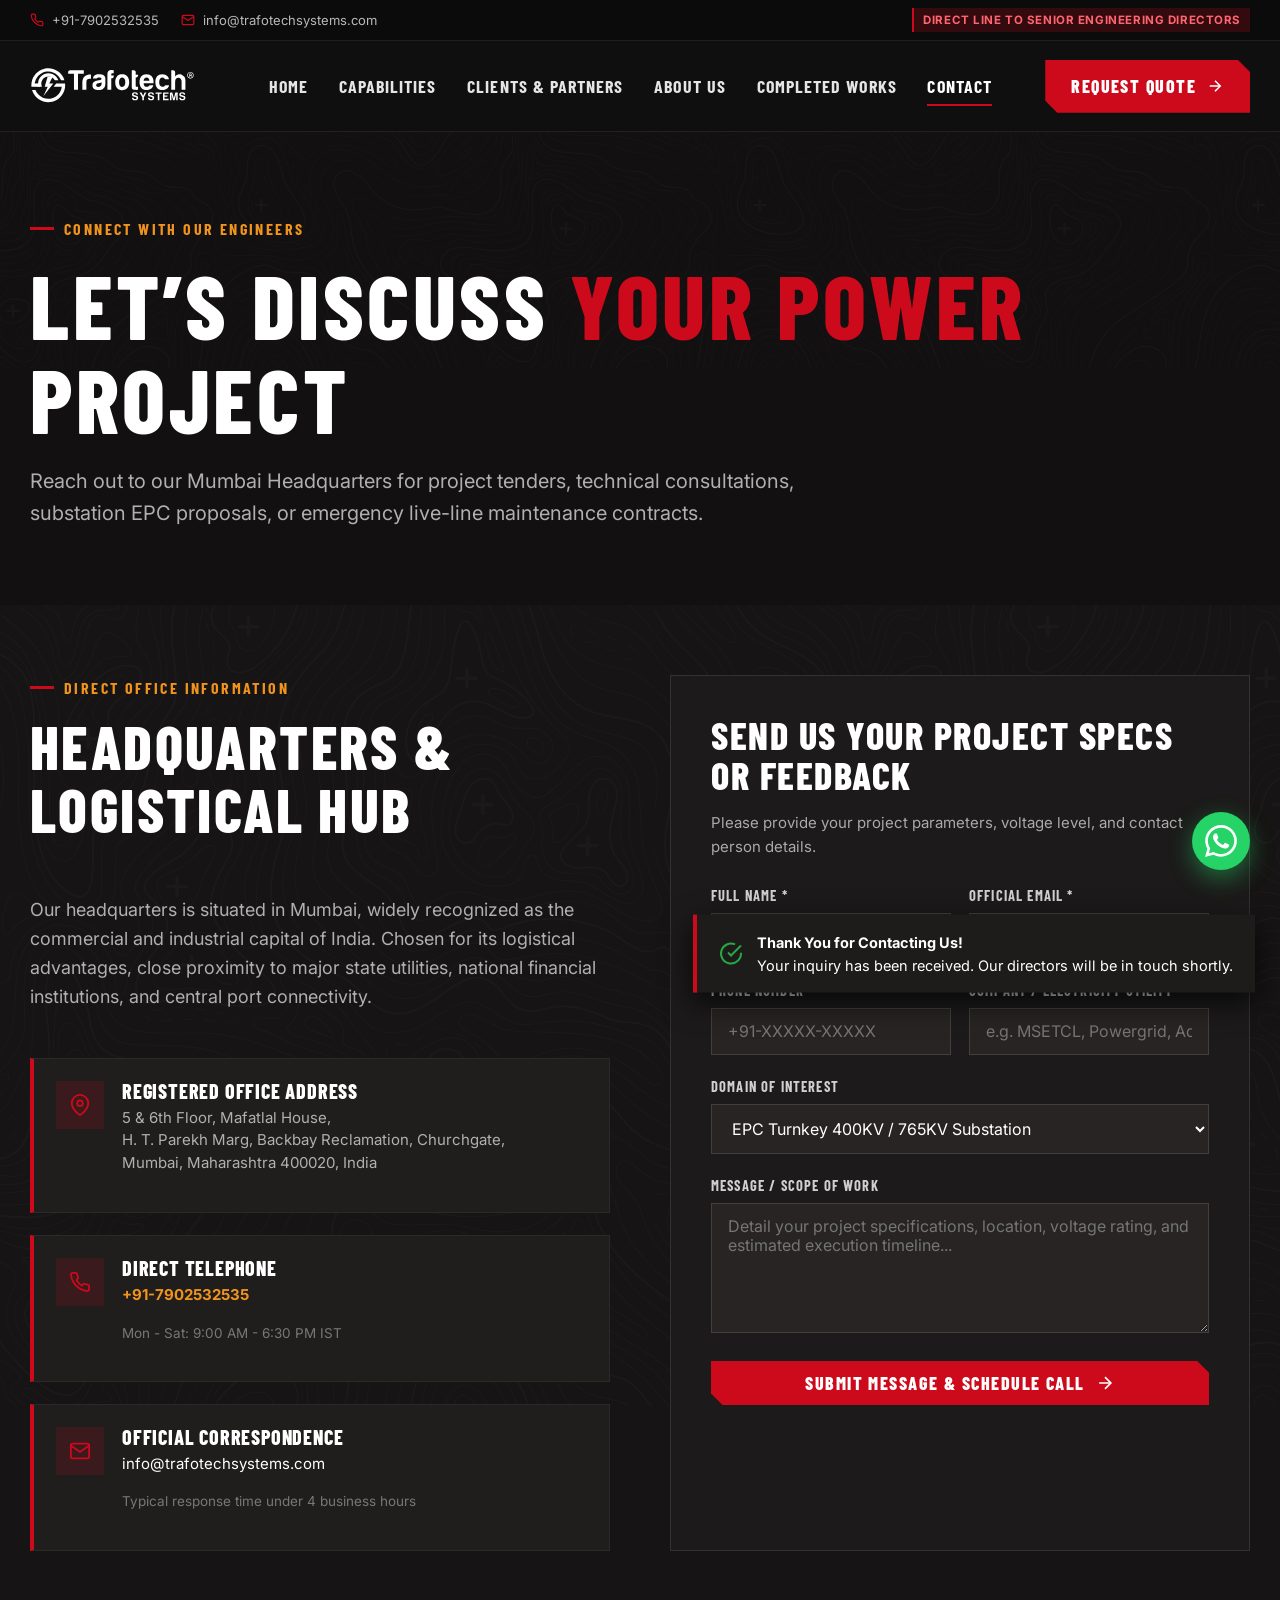
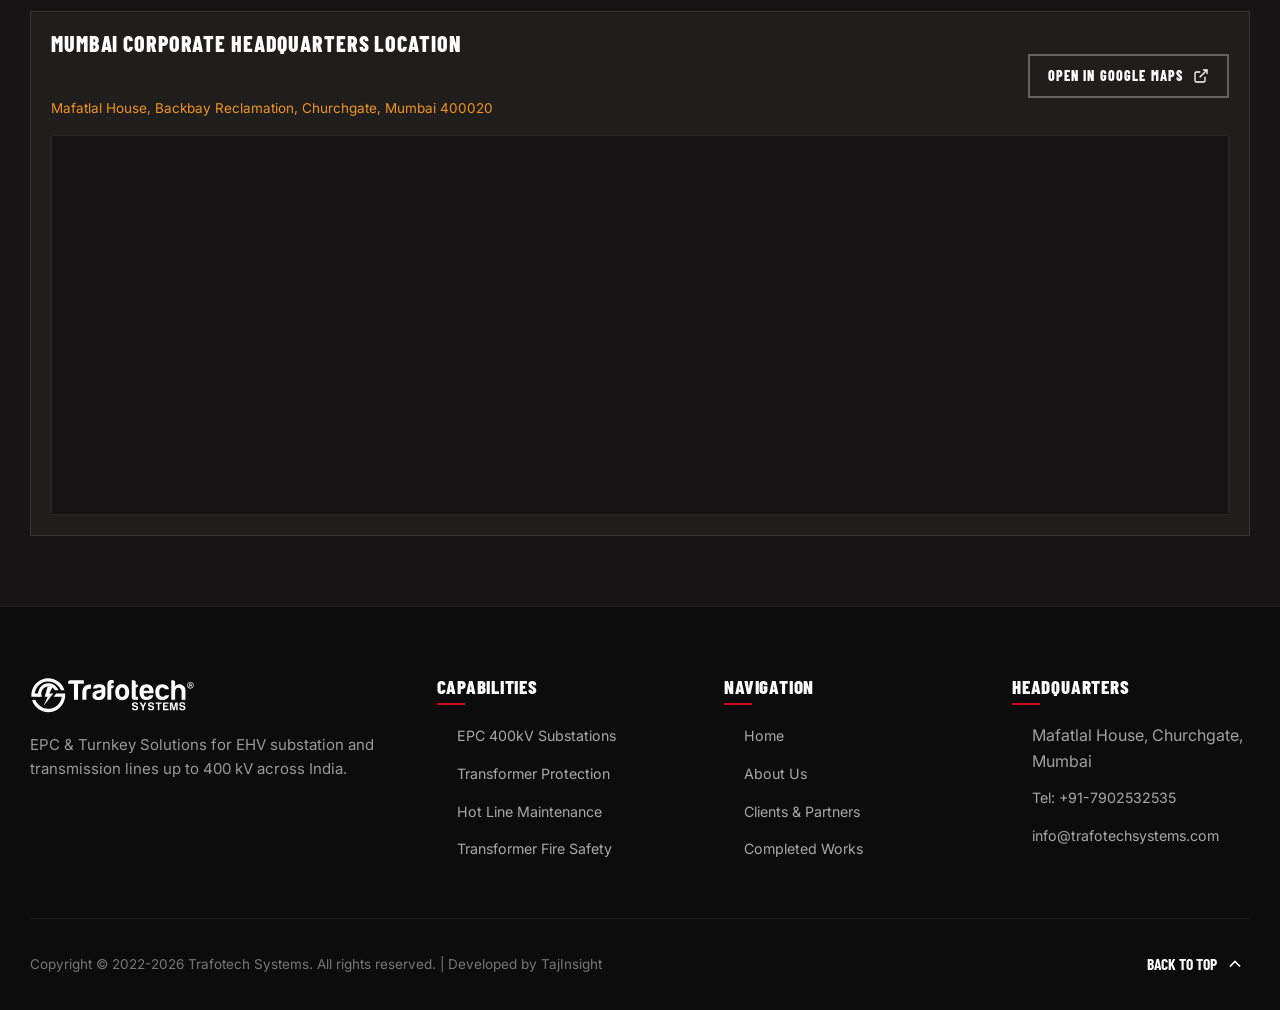
<file: contact.html>
<!DOCTYPE html>
<html lang="en">
<head>
  <meta charset="UTF-8">
  <meta name="viewport" content="width=device-width, initial-scale=1.0">
  <title>Contact Us - TRAFOTECH SYSTEMS</title>
  <meta name="description" content="Get in touch with Trafotech Systems Headquarters in Churchgate, Mumbai. Call +91-7902532535 or email info@trafotechsystems.com for tenders, EHV substation EPC and transformer solutions.">
  <link rel="icon" type="image/png" sizes="32x32" href="assets/projects/cropped-favicon-32x32.png">

  <!-- Quanta Services Design System Stylesheets -->
  <link rel="stylesheet" href="_next/static/css/a41a6d3d1472bc70.css">
  <link rel="stylesheet" href="css/quanta-theme.css">
</head>
<body class="bg-dark">

  <!-- TOP BAR -->
  <div class="top-contact-bar">
    <div class="container top-bar-inner">
      <div class="top-bar-items">
        <span class="top-bar-item">
          <svg fill="none" stroke="currentColor" stroke-width="2" viewBox="0 0 24 24"><path d="M22 16.92v3a2 2 0 0 1-2.18 2 19.79 19.79 0 0 1-8.63-3.07 19.5 19.5 0 0 1-6-6 19.79 19.79 0 0 1-3.07-8.67A2 2 0 0 1 4.11 2h3a2 2 0 0 1 2 1.72 12.84 12.84 0 0 0 .7 2.81 2 2 0 0 1-.45 2.11L8.09 9.91a16 16 0 0 0 6 6l1.27-1.27a2 2 0 0 1 2.11-.45 12.84 12.84 0 0 0 2.81.7A2 2 0 0 1 22 16.92z"></path></svg>
          <a href="tel:+917902532535">+91-7902532535</a>
        </span>
        <span class="top-bar-item">
          <svg fill="none" stroke="currentColor" stroke-width="2" viewBox="0 0 24 24"><path d="M4 4h16c1.1 0 2 .9 2 2v12c0 1.1-.9 2-2 2H4c-1.1 0-2-.9-2-2V6c0-1.1.9-2 2-2z"></path><polyline points="22,6 12,13 2,6"></polyline></svg>
          <a href="mailto:info@trafotechsystems.com">info@trafotechsystems.com</a>
        </span>
      </div>
      <div>
        <span class="top-bar-badge">Direct Line to Senior Engineering Directors</span>
      </div>
    </div>
  </div>

  <!-- NAVBAR -->
  <header class="navbar">
    <div class="container navbar-content">
      <a href="index.html" class="site-logo">
        <img src="assets/logos/trafotech-logo-white.svg" alt="Trafotech Logo" height="46">
      </a>

      <ul class="nav-menu">
        <li><a href="index.html" class="nav-link">Home</a></li>
        <li><a href="capabilities.html" class="nav-link">Capabilities</a></li>
        <li><a href="companies.html" class="nav-link">Clients &amp; Partners</a></li>
        <li><a href="about.html" class="nav-link">About Us</a></li>
        <li><a href="index.html#projects" class="nav-link">Completed Works</a></li>
        <li><a href="contact.html" class="nav-link active">Contact</a></li>
      </ul>

      <div class="nav-actions">
        <a href="https://wa.me/918855847066?text=Hello%20Trafotech%20Systems%2C%20I%20would%20like%20to%20request%20a%20quote%20for%20an%20EHV%20Substation%20%2F%20Transformer%20project." target="_blank" rel="noopener noreferrer" class="btn btn-primary" title="Request Quote on WhatsApp">
          <span>Request Quote</span>
          <svg width="18" height="18" fill="none" stroke="currentColor" stroke-width="2" viewBox="0 0 24 24"><line x1="5" y1="12" x2="19" y2="12"></line><polyline points="12 5 19 12 12 19"></polyline></svg>
        </a>
        <button class="menu-toggle" aria-label="Toggle Mobile Menu">
          <svg width="24" height="24" fill="none" stroke="currentColor" stroke-width="2" viewBox="0 0 24 24"><line x1="3" y1="12" x2="21" y2="12"></line><line x1="3" y1="6" x2="21" y2="6"></line><line x1="3" y1="18" x2="21" y2="18"></line></svg>
        </button>
      </div>
    </div>
  </header>

  <!-- OFFCANVAS MOBILE DRAWER -->
  <div class="drawer-backdrop"></div>
  <aside class="mobile-drawer">
    <div class="drawer-header">
      <div class="site-logo">
        <img src="assets/logos/trafotech-logo-white.svg" alt="Trafotech Logo" height="38">
      </div>
      <button class="drawer-close">&times;</button>
    </div>
    <ul class="drawer-nav">
      <li><a href="index.html">Home</a></li>
      <li><a href="capabilities.html">Capabilities &amp; Services</a></li>
      <li><a href="companies.html">Clients &amp; Partners</a></li>
      <li><a href="about.html">About &amp; Leadership</a></li>
      <li><a href="index.html#projects">Completed Works</a></li>
      <li><a href="contact.html">Contact Us</a></li>
    </ul>
  </aside>

  <!-- CONTACT HERO (QUANTA STYLE) -->
  <section class="section topo topo-bottom" style="background-color: #121010; padding-top: 8rem; padding-bottom: 6rem;">
    <div class="container">
      <div class="section-pretitle">Connect With Our Engineers</div>
      <h1 class="h1" style="color: #fff; margin-bottom: 2rem;">
        LET’S DISCUSS <span class="topo-text">YOUR POWER</span> PROJECT
      </h1>
      <p class="section-description" style="max-width: 850px; font-size: 2rem;">
        Reach out to our Mumbai Headquarters for project tenders, technical consultations, substation EPC proposals, or emergency live-line maintenance contracts.
      </p>
    </div>
  </section>

  <!-- CONTACT FORM & HEADQUARTERS SPLIT -->
  <main class="section topo topo-right" style="background-color: #161414;">
    <div class="container">
      <div class="contact-split">
        <!-- Left: Headquarters Info -->
        <div class="contact-info-panel">
          <div class="section-pretitle">Direct Office Information</div>
          <h2 class="h2">HEADQUARTERS &amp; LOGISTICAL HUB</h2>
          <p class="section-description">
            Our headquarters is situated in Mumbai, widely recognized as the commercial and industrial capital of India. Chosen for its logistical advantages, close proximity to major state utilities, national financial institutions, and central port connectivity.
          </p>

          <div class="contact-cards-list">
            <div class="contact-card-item">
              <div class="contact-icon">
                <svg fill="none" stroke="currentColor" stroke-width="2" viewBox="0 0 24 24"><path d="M21 10c0 7-9 13-9 13s-9-6-9-13a9 9 0 0 1 18 0z"></path><circle cx="12" cy="10" r="3"></circle></svg>
              </div>
              <div class="contact-text">
                <h4>Registered Office Address</h4>
                <p>
                  5 &amp; 6th Floor, Mafatlal House,<br>
                  H. T. Parekh Marg, Backbay Reclamation, Churchgate,<br>
                  Mumbai, Maharashtra 400020, India
                </p>
              </div>
            </div>

            <div class="contact-card-item">
              <div class="contact-icon">
                <svg fill="none" stroke="currentColor" stroke-width="2" viewBox="0 0 24 24"><path d="M22 16.92v3a2 2 0 0 1-2.18 2 19.79 19.79 0 0 1-8.63-3.07 19.5 19.5 0 0 1-6-6 19.79 19.79 0 0 1-3.07-8.67A2 2 0 0 1 4.11 2h3a2 2 0 0 1 2 1.72 12.84 12.84 0 0 0 .7 2.81 2 2 0 0 1-.45 2.11L8.09 9.91a16 16 0 0 0 6 6l1.27-1.27a2 2 0 0 1 2.11-.45 12.84 12.84 0 0 0 2.81.7A2 2 0 0 1 22 16.92z"></path></svg>
              </div>
              <div class="contact-text">
                <h4>Direct Telephone</h4>
                <p><a href="tel:+917902532535" style="color:var(--theme-secondary); font-weight:700;">+91-7902532535</a></p>
                <p style="color:#777; font-size:1.35rem;">Mon - Sat: 9:00 AM - 6:30 PM IST</p>
              </div>
            </div>

            <div class="contact-card-item">
              <div class="contact-icon">
                <svg fill="none" stroke="currentColor" stroke-width="2" viewBox="0 0 24 24"><path d="M4 4h16c1.1 0 2 .9 2 2v12c0 1.1-.9 2-2 2H4c-1.1 0-2-.9-2-2V6c0-1.1.9-2 2-2z"></path><polyline points="22,6 12,13 2,6"></polyline></svg>
              </div>
              <div class="contact-text">
                <h4>Official Correspondence</h4>
                <p><a href="mailto:info@trafotechsystems.com" style="color:#fff;">info@trafotechsystems.com</a></p>
                <p style="color:#777; font-size:1.35rem;">Typical response time under 4 business hours</p>
              </div>
            </div>
          </div>
        </div>

        <!-- Right: Inquiry Form -->
        <div class="contact-form-panel">
          <h3 class="h3" style="color: #fff; margin-bottom: 1.5rem;">SEND US YOUR PROJECT SPECS OR FEEDBACK</h3>
          <p style="color: #aaa; font-size: 1.5rem; margin-bottom: 2.5rem;">
            Please provide your project parameters, voltage level, and contact person details.
          </p>

          <form id="contact-form">
            <div class="form-row">
              <div class="form-group">
                <label class="form-label">Full Name *</label>
                <input type="text" class="form-control" required placeholder="Dr. / Er. / Mr. Full Name">
              </div>
              <div class="form-group">
                <label class="form-label">Official Email *</label>
                <input type="email" class="form-control" required placeholder="contact@organization.com">
              </div>
            </div>

            <div class="form-row">
              <div class="form-group">
                <label class="form-label">Phone Number *</label>
                <input type="tel" class="form-control" required placeholder="+91-XXXXX-XXXXX">
              </div>
              <div class="form-group">
                <label class="form-label">Company / Electricity Utility</label>
                <input type="text" class="form-control" placeholder="e.g. MSETCL, Powergrid, Adani, etc.">
              </div>
            </div>

            <div class="form-group">
              <label class="form-label">Domain of Interest</label>
              <select class="form-control" style="background:#282424; color:#fff;">
                <option value="400kv-substation">EPC Turnkey 400KV / 765KV Substation</option>
                <option value="transformer-protection">Power / Generating Transformer Protection</option>
                <option value="live-line">Hot Line / Live Line 400kV Maintenance</option>
                <option value="scada">SCADA &amp; Substation Automation (IEC 61850)</option>
                <option value="nifps">Transformer Fire Safety (NIFPS)</option>
                <option value="retrofit">Modernization &amp; Retrofit Works</option>
                <option value="vendor-empanelment">Vendor Empanelment &amp; Partnerships</option>
              </select>
            </div>

            <div class="form-group">
              <label class="form-label">Message / Scope of Work</label>
              <textarea class="form-control" required placeholder="Detail your project specifications, location, voltage rating, and estimated execution timeline..."></textarea>
            </div>

            <button type="submit" class="btn btn-primary" style="width: 100%;">
              <span>Submit Message &amp; Schedule Call</span>
              <svg width="20" height="20" fill="none" stroke="currentColor" stroke-width="2" viewBox="0 0 24 24"><line x1="5" y1="12" x2="19" y2="12"></line><polyline points="12 5 19 12 12 19"></polyline></svg>
            </button>
          </form>
        </div>
      </div>

      <!-- MAP LOCATION CARD -->
      <div style="margin-top: 6rem; background: #201d1d; border: 1px solid rgba(255,255,255,0.1); padding: 2rem;">
        <div style="display:flex; justify-content:space-between; align-items:center; margin-bottom:1.5rem; flex-wrap:wrap; gap:1rem;">
          <div>
            <h4 style="font-size: 2.2rem; color: #fff; font-family: var(--highlight-font);">MUMBAI CORPORATE HEADQUARTERS LOCATION</h4>
            <span style="color: var(--theme-secondary); font-size: 1.35rem;">Mafatlal House, Backbay Reclamation, Churchgate, Mumbai 400020</span>
          </div>
          <a href="https://maps.google.com/?q=Mafatlal+House+Churchgate+Mumbai" target="_blank" rel="noopener noreferrer" class="btn btn-outline" style="padding: 0.8rem 1.8rem; font-size: 1.4rem;">
            <span>Open in Google Maps</span>
            <svg width="16" height="16" fill="none" stroke="currentColor" stroke-width="2" viewBox="0 0 24 24"><path d="M18 13v6a2 2 0 0 1-2 2H5a2 2 0 0 1-2-2V8a2 2 0 0 1 2-2h6"></path><polyline points="15 3 21 3 21 9"></polyline><line x1="10" y1="14" x2="21" y2="3"></line></svg>
          </a>
        </div>
        <div style="width: 100%; height: 380px; border: 1px solid rgba(255,255,255,0.08); overflow: hidden; background: #151313;">
          <iframe 
            src="https://www.google.com/maps/embed?pb=!1m18!1m12!1m3!1d3773.864326543884!2d72.82585257520188!3d18.93739798223847!2m3!1f0!2f0!3f0!3m2!1i1024!2i768!4f13.1!3m3!1m2!1s0x3be7d1ddb3f46f33%3A0xe54d375306d6dafa!2sMafatlal%20House%2C%20H%20T%20Parekh%20Marg%2C%20Churchgate%2C%20Mumbai%2C%20Maharashtra%20400020!5e0!3m2!1sen!2sin!4v1700000000000!5m2!1sen!2sin" 
            width="100%" 
            height="100%" 
            style="border:0; filter: contrast(105%) invert(90%) hue-rotate(180deg);" 
            allowfullscreen="" 
            loading="lazy" 
            referrerpolicy="no-referrer-when-downgrade">
          </iframe>
        </div>
      </div>
    </div>
  </main>

  <!-- TOAST NOTIFICATION -->
  <div class="toast">
    <svg width="24" height="24" fill="none" stroke="#28a745" stroke-width="2" viewBox="0 0 24 24"><path d="M22 11.08V12a10 10 0 1 1-5.93-9.14"></path><polyline points="22 4 12 14.01 9 11.01"></polyline></svg>
    <div>
      <strong>Thank You for Contacting Us!</strong><br>
      Your inquiry has been received. Our directors will be in touch shortly.
    </div>
  </div>

  <!-- FOOTER -->
  <footer class="site-footer">
    <div class="container">
      <div class="footer-top">
        <div class="footer-brand">
          <a href="index.html" class="site-logo">
            <img src="assets/logos/trafotech-logo-white.svg" alt="Trafotech Logo" height="42">
          </a>
          <p>
            EPC &amp; Turnkey Solutions for EHV substation and transmission lines up to 400 kV across India.
          </p>
        </div>

        <div class="footer-col">
          <h4>Capabilities</h4>
          <ul class="footer-links">
            <li><a href="capabilities.html#substations">EPC 400kV Substations</a></li>
            <li><a href="capabilities.html#transformer-protection">Transformer Protection</a></li>
            <li><a href="capabilities.html#live-line">Hot Line Maintenance</a></li>
            <li><a href="capabilities.html#fire-safety">Transformer Fire Safety</a></li>
          </ul>
        </div>

        <div class="footer-col">
          <h4>Navigation</h4>
          <ul class="footer-links">
            <li><a href="index.html">Home</a></li>
            <li><a href="about.html">About Us</a></li>
            <li><a href="companies.html">Clients &amp; Partners</a></li>
            <li><a href="index.html#projects">Completed Works</a></li>
          </ul>
        </div>

        <div class="footer-col">
          <h4>Headquarters</h4>
          <ul class="footer-links">
            <li><span>Mafatlal House, Churchgate, Mumbai</span></li>
            <li><a href="tel:+917902532535">Tel: +91-7902532535</a></li>
            <li><a href="mailto:info@trafotechsystems.com">info@trafotechsystems.com</a></li>
          </ul>
        </div>
      </div>

      <div class="footer-bottom">
        <div>Copyright &copy; 2022-2026 Trafotech Systems. All rights reserved. | Developed by TajInsight</div>
        <div class="back-to-top">
          <span>Back to Top</span>
          <svg width="20" height="20" fill="none" stroke="currentColor" stroke-width="2" viewBox="0 0 24 24"><polyline points="18 15 12 9 6 15"></polyline></svg>
        </div>
      </div>
    </div>
  </footer>

  <script src="js/main.js"></script>

  <!-- Floating WhatsApp Quick Connect -->
  <a href="https://wa.me/918855847066?text=Hello%20Trafotech%20Systems%2C%20I%20would%20like%20to%20request%20a%20quote%20for%20an%20EHV%20Substation%20%2F%20Transformer%20project." target="_blank" rel="noopener noreferrer" class="floating-whatsapp" title="Chat on WhatsApp (+91-8855847066)" aria-label="Chat on WhatsApp">
    <svg width="32" height="32" viewBox="0 0 24 24" fill="#ffffff"><path d="M.057 24l1.687-6.163c-1.041-1.804-1.588-3.849-1.587-5.946.003-6.556 5.338-11.891 11.893-11.891 3.181.001 6.167 1.24 8.413 3.488 2.245 2.248 3.481 5.236 3.48 8.414-.003 6.557-5.338 11.892-11.893 11.892-1.99-.001-3.951-.5-5.688-1.448l-6.305 1.654zm6.597-3.807c1.676.995 3.276 1.591 5.392 1.592 5.448 0 9.886-4.434 9.889-9.885.002-5.462-4.415-9.89-9.881-9.892-5.452 0-9.887 4.434-9.889 9.884-.001 2.225.651 3.891 1.746 5.634l-.999 3.648 3.742-.981zm11.387-5.464c-.074-.124-.272-.198-.57-.347-.297-.149-1.758-.868-2.031-.967-.272-.099-.47-.149-.669.149-.198.297-.768.967-.941 1.165-.173.198-.347.223-.644.074-.297-.149-1.255-.462-2.39-1.475-.883-.788-1.48-1.761-1.653-2.059-.173-.297-.018-.458.13-.606.134-.133.297-.347.446-.521.151-.172.2-.296.3-.495.099-.198.05-.372-.025-.521-.075-.148-.669-1.611-.916-2.206-.242-.579-.487-.501-.669-.51l-.57-.01c-.198 0-.52.074-.792.372s-1.04 1.016-1.04 2.479 1.065 2.876 1.213 3.074c.149.198 2.095 3.2 5.076 4.487.709.306 1.263.489 1.694.626.712.226 1.36.194 1.872.118.571-.085 1.758-.719 2.006-1.413.248-.695.248-1.29.173-1.414z"/></svg>
  </a>

</body>
</html>
</file>
<file: _next/static/css/a41a6d3d1472bc70.css>
﻿#nprogress{pointer-events:none}#nprogress .bar{background:var(--theme-secondary);position:fixed;z-index:1031;top:0;left:0;width:100%;height:5px}#nprogress .peg{display:block;position:absolute;right:0;width:100px;height:100%;box-shadow:0 0 10px var(--theme-secondary),0 0 5px var(--theme-secondary);opacity:1;transform:rotate(3deg) translateY(-4px)}#nprogress .spinner{display:block;position:fixed;z-index:1031;top:15px;right:15px}#nprogress .spinner-icon{width:18px;height:18px;box-sizing:border-box;border-bottom:2px solid transparent;border-right:2px solid transparent;border-top:2px solid transparent;border-top-color:var(--theme-secondary);border-left:2px solid transparent;border-left-color:var(--theme-secondary);border-radius:50%;animation:nprogress-spinner .4s linear infinite}.nprogress-custom-parent{overflow:hidden;position:relative}.nprogress-custom-parent #nprogress .bar,.nprogress-custom-parent #nprogress .spinner{position:absolute}@keyframes nprogress-spinner{0%{transform:rotate(0deg)}to{transform:rotate(1turn)}}

/*! modern-normalize v2.0.0 | MIT License | https://github.com/sindresorhus/modern-normalize */*,:after,:before{box-sizing:border-box}html{font-family:system-ui,Segoe UI,Roboto,Helvetica,Arial,sans-serif,Apple Color Emoji,Segoe UI Emoji;line-height:1.15;-webkit-text-size-adjust:100%;-moz-tab-size:4;-o-tab-size:4;tab-size:4}body{margin:0}hr{height:0;color:inherit}abbr[title]{-webkit-text-decoration:underline dotted;text-decoration:underline dotted}b,strong{font-weight:bolder}code,kbd,pre,samp{font-family:ui-monospace,SFMono-Regular,Consolas,Liberation Mono,Menlo,monospace;font-size:1em}small{font-size:80%}sub,sup{font-size:75%;line-height:0;position:relative;vertical-align:baseline}sub{bottom:-.25em}sup{top:-.5em}table{text-indent:0;border-color:inherit}button,input,optgroup,select,textarea{font-family:inherit;font-size:100%;line-height:1.15;margin:0}button,select{text-transform:none}[type=button],[type=reset],[type=submit],button{-webkit-appearance:button}::-moz-focus-inner{border-style:none;padding:0}:-moz-focusring{outline:1px dotted ButtonText}:-moz-ui-invalid{box-shadow:none}legend{padding:0}progress{vertical-align:baseline}::-webkit-inner-spin-button,::-webkit-outer-spin-button{height:auto}[type=search]{-webkit-appearance:textfield;outline-offset:-2px}::-webkit-search-decoration{-webkit-appearance:none}::-webkit-file-upload-button{-webkit-appearance:button;font:inherit}summary{display:list-item}:root{--wp-admin-theme-color:#007cba;--wp-admin-theme-color--rgb:0,124,186;--wp-admin-theme-color-darker-10:#006ba1;--wp-admin-theme-color-darker-10--rgb:0,107,161;--wp-admin-theme-color-darker-20:#005a87;--wp-admin-theme-color-darker-20--rgb:0,90,135;--wp-admin-border-width-focus:2px;--wp-block-synced-color:#7a00df;--wp-block-synced-color--rgb:122,0,223}@media(-webkit-min-device-pixel-ratio:2),(min-resolution:192dpi){:root{--wp-admin-border-width-focus:1.5px}}.wp-block-archives{box-sizing:border-box}.wp-block-archives-dropdown label{display:block}.wp-block-avatar{line-height:0}.wp-block-avatar,.wp-block-avatar img{box-sizing:border-box}.wp-block-avatar.aligncenter{text-align:center}.wp-block-audio{box-sizing:border-box}.wp-block-audio figcaption{margin-top:.5em;margin-bottom:1em}.wp-block-audio audio{width:100%;min-width:300px}.wp-block-button__link{cursor:pointer;display:inline-block;text-align:center;word-break:break-word;box-sizing:border-box}.wp-block-button__link.aligncenter{text-align:center}.wp-block-button__link.alignright{text-align:right}:where(.wp-block-button__link){box-shadow:none;text-decoration:none;border-radius:9999px;padding:calc(.667em + 2px) calc(1.333em + 2px)}.wp-block-button[style*=text-decoration] .wp-block-button__link{text-decoration:inherit}.wp-block-buttons>.wp-block-button.has-custom-width{max-width:none}.wp-block-buttons>.wp-block-button.has-custom-width .wp-block-button__link{width:100%}.wp-block-buttons>.wp-block-button.has-custom-font-size .wp-block-button__link{font-size:inherit}.wp-block-buttons>.wp-block-button.wp-block-button__width-25{width:calc(25% - .5em*.75);width:calc(25% - var(--wp--style--block-gap, .5em)*.75)}.wp-block-buttons>.wp-block-button.wp-block-button__width-50{width:calc(50% - .5em*.5);width:calc(50% - var(--wp--style--block-gap, .5em)*.5)}.wp-block-buttons>.wp-block-button.wp-block-button__width-75{width:calc(75% - .5em*.25);width:calc(75% - var(--wp--style--block-gap, .5em)*.25)}.wp-block-buttons>.wp-block-button.wp-block-button__width-100{width:100%;flex-basis:100%}.wp-block-buttons.is-vertical>.wp-block-button.wp-block-button__width-25{width:25%}.wp-block-buttons.is-vertical>.wp-block-button.wp-block-button__width-50{width:50%}.wp-block-buttons.is-vertical>.wp-block-button.wp-block-button__width-75{width:75%}.wp-block-button.is-style-squared,.wp-block-button__link.wp-block-button.is-style-squared{border-radius:0}.wp-block-button.no-border-radius,.wp-block-button__link.no-border-radius{border-radius:0!important}.wp-block-button .wp-block-button__link.is-style-outline,.wp-block-button.is-style-outline>.wp-block-button__link{border:2px solid;padding:.667em 1.333em}.wp-block-button .wp-block-button__link.is-style-outline:not(.has-text-color),.wp-block-button.is-style-outline>.wp-block-button__link:not(.has-text-color){color:currentColor}.wp-block-button .wp-block-button__link.is-style-outline:not(.has-background),.wp-block-button.is-style-outline>.wp-block-button__link:not(.has-background){background-color:transparent;background-image:none}.wp-block-button .wp-block-button__link:where(.has-border-color){border-width:initial}.wp-block-button .wp-block-button__link:where([style*=border-top-color]){border-top-width:medium}.wp-block-button .wp-block-button__link:where([style*=border-right-color]){border-right-width:medium}.wp-block-button .wp-block-button__link:where([style*=border-bottom-color]){border-bottom-width:medium}.wp-block-button .wp-block-button__link:where([style*=border-left-color]){border-left-width:medium}.wp-block-button .wp-block-button__link:where([style*=border-style]){border-width:initial}.wp-block-button .wp-block-button__link:where([style*=border-top-style]){border-top-width:medium}.wp-block-button .wp-block-button__link:where([style*=border-right-style]){border-right-width:medium}.wp-block-button .wp-block-button__link:where([style*=border-bottom-style]){border-bottom-width:medium}.wp-block-button .wp-block-button__link:where([style*=border-left-style]){border-left-width:medium}.wp-block-buttons.is-vertical{flex-direction:column}.wp-block-buttons.is-vertical>.wp-block-button:last-child{margin-bottom:0}.wp-block-buttons>.wp-block-button{display:inline-block;margin:0}.wp-block-buttons.is-content-justification-left{justify-content:flex-start}.wp-block-buttons.is-content-justification-left.is-vertical{align-items:flex-start}.wp-block-buttons.is-content-justification-center{justify-content:center}.wp-block-buttons.is-content-justification-center.is-vertical{align-items:center}.wp-block-buttons.is-content-justification-right{justify-content:flex-end}.wp-block-buttons.is-content-justification-right.is-vertical{align-items:flex-end}.wp-block-buttons.is-content-justification-space-between{justify-content:space-between}.wp-block-buttons.aligncenter{text-align:center}.wp-block-buttons:not(.is-content-justification-space-between,.is-content-justification-right,.is-content-justification-left,.is-content-justification-center) .wp-block-button.aligncenter{margin-left:auto;margin-right:auto;width:100%}.wp-block-buttons[style*=text-decoration] .wp-block-button,.wp-block-buttons[style*=text-decoration] .wp-block-button__link{text-decoration:inherit}.wp-block-buttons.has-custom-font-size .wp-block-button__link{font-size:inherit}.wp-block-button.aligncenter,.wp-block-calendar{text-align:center}.wp-block-calendar td,.wp-block-calendar th{padding:.25em;border:1px solid}.wp-block-calendar th{font-weight:400}.wp-block-calendar caption{background-color:inherit}.wp-block-calendar table{width:100%;border-collapse:collapse}.wp-block-calendar table:where(:not(.has-text-color)){color:#40464d}.wp-block-calendar table:where(:not(.has-text-color)) td,.wp-block-calendar table:where(:not(.has-text-color)) th{border-color:#ddd}.wp-block-calendar table.has-background th{background-color:inherit}.wp-block-calendar table.has-text-color th{color:inherit}:where(.wp-block-calendar table:not(.has-background) th){background:#ddd}.wp-block-categories{box-sizing:border-box}.wp-block-categories.alignleft{margin-right:2em}.wp-block-categories.alignright{margin-left:2em}.wp-block-categories.wp-block-categories-dropdown.aligncenter{text-align:center}.wp-block-code{box-sizing:border-box}.wp-block-code code{display:block;font-family:inherit;overflow-wrap:break-word;white-space:pre-wrap}.wp-block-columns{display:flex;box-sizing:border-box;flex-wrap:wrap!important;align-items:normal!important}@media(min-width:782px){.wp-block-columns{flex-wrap:nowrap!important}}.wp-block-columns.are-vertically-aligned-top{align-items:flex-start}.wp-block-columns.are-vertically-aligned-center{align-items:center}.wp-block-columns.are-vertically-aligned-bottom{align-items:flex-end}@media(max-width:781px){.wp-block-columns:not(.is-not-stacked-on-mobile)>.wp-block-column{flex-basis:100%!important}}@media(min-width:782px){.wp-block-columns:not(.is-not-stacked-on-mobile)>.wp-block-column{flex-basis:0;flex-grow:1}.wp-block-columns:not(.is-not-stacked-on-mobile)>.wp-block-column[style*=flex-basis]{flex-grow:0}}.wp-block-columns.is-not-stacked-on-mobile{flex-wrap:nowrap!important}.wp-block-columns.is-not-stacked-on-mobile>.wp-block-column{flex-basis:0;flex-grow:1}.wp-block-columns.is-not-stacked-on-mobile>.wp-block-column[style*=flex-basis]{flex-grow:0}:where(.wp-block-columns){margin-bottom:1.75em}:where(.wp-block-columns.has-background){padding:1.25em 2.375em}.wp-block-column{flex-grow:1;min-width:0;word-break:break-word;overflow-wrap:break-word}.wp-block-column.is-vertically-aligned-top{align-self:flex-start}.wp-block-column.is-vertically-aligned-center{align-self:center}.wp-block-column.is-vertically-aligned-bottom{align-self:flex-end}.wp-block-column.is-vertically-aligned-stretch{align-self:stretch}.wp-block-column.is-vertically-aligned-bottom,.wp-block-column.is-vertically-aligned-center,.wp-block-column.is-vertically-aligned-top{width:100%}.wp-block-post-comments{box-sizing:border-box}.wp-block-post-comments .alignleft{float:left}.wp-block-post-comments .alignright{float:right}.wp-block-post-comments .navigation:after{content:"";display:table;clear:both}.wp-block-post-comments .commentlist{clear:both;list-style:none;margin:0;padding:0}.wp-block-post-comments .commentlist .comment{min-height:2.25em;padding-left:3.25em}.wp-block-post-comments .commentlist .comment p{font-size:1em;line-height:1.8;margin:1em 0}.wp-block-post-comments .commentlist .children{list-style:none;margin:0;padding:0}.wp-block-post-comments .comment-author{line-height:1.5}.wp-block-post-comments .comment-author .avatar{border-radius:1.5em;display:block;float:left;height:2.5em;margin-top:.5em;margin-right:.75em;width:2.5em}.wp-block-post-comments .comment-author cite{font-style:normal}.wp-block-post-comments .comment-meta{font-size:.875em;line-height:1.5}.wp-block-post-comments .comment-meta b{font-weight:400}.wp-block-post-comments .comment-meta .comment-awaiting-moderation{margin-top:1em;margin-bottom:1em;display:block}.wp-block-post-comments .comment-body .commentmetadata{font-size:.875em}.wp-block-post-comments .comment-form-author label,.wp-block-post-comments .comment-form-comment label,.wp-block-post-comments .comment-form-email label,.wp-block-post-comments .comment-form-url label{display:block;margin-bottom:.25em}.wp-block-post-comments .comment-form input:not([type=submit]):not([type=checkbox]),.wp-block-post-comments .comment-form textarea{display:block;box-sizing:border-box;width:100%}.wp-block-post-comments .comment-form-cookies-consent{display:flex;gap:.25em}.wp-block-post-comments .comment-form-cookies-consent #wp-comment-cookies-consent{margin-top:.35em}.wp-block-post-comments .comment-reply-title{margin-bottom:0}.wp-block-post-comments .comment-reply-title :where(small){font-size:smaller;font-size:var(--wp--preset--font-size--medium,smaller);margin-left:.5em}.wp-block-post-comments .reply{font-size:.875em;margin-bottom:1.4em}.wp-block-post-comments input:not([type=submit]),.wp-block-post-comments textarea{border:1px solid #949494;font-size:1em;font-family:inherit}.wp-block-post-comments input:not([type=submit]):not([type=checkbox]),.wp-block-post-comments textarea{padding:calc(.667em + 2px)}:where(.wp-block-post-comments input[type=submit]){border:none}.wp-block-comments-pagination>.wp-block-comments-pagination-next,.wp-block-comments-pagination>.wp-block-comments-pagination-numbers,.wp-block-comments-pagination>.wp-block-comments-pagination-previous{margin-right:.5em;margin-bottom:.5em}.wp-block-comments-pagination>.wp-block-comments-pagination-next:last-child,.wp-block-comments-pagination>.wp-block-comments-pagination-numbers:last-child,.wp-block-comments-pagination>.wp-block-comments-pagination-previous:last-child{margin-right:0}.wp-block-comments-pagination .wp-block-comments-pagination-previous-arrow{margin-right:1ch;display:inline-block}.wp-block-comments-pagination .wp-block-comments-pagination-previous-arrow:not(.is-arrow-chevron){transform:scaleX(1)}.wp-block-comments-pagination .wp-block-comments-pagination-next-arrow{margin-left:1ch;display:inline-block}.wp-block-comments-pagination .wp-block-comments-pagination-next-arrow:not(.is-arrow-chevron){transform:scaleX(1)}.wp-block-comments-pagination.aligncenter{justify-content:center}.wp-block-comment-template{box-sizing:border-box;margin-bottom:0;max-width:100%;list-style:none;padding:0}.wp-block-comment-template li{clear:both}.wp-block-comment-template ol{margin-bottom:0;max-width:100%;list-style:none;padding-left:2rem}.wp-block-comment-template.alignleft{float:left}.wp-block-comment-template.aligncenter{margin-left:auto;margin-right:auto;width:-moz-fit-content;width:fit-content}.wp-block-comment-template.alignright{float:right}.wp-block-cover,.wp-block-cover-image{position:relative;background-position:50%;min-height:430px;display:flex;justify-content:center;align-items:center;padding:1em;overflow:hidden;overflow:clip;box-sizing:border-box}.wp-block-cover .has-background-dim:not([class*=-background-color]),.wp-block-cover-image .has-background-dim:not([class*=-background-color]),.wp-block-cover-image.has-background-dim:not([class*=-background-color]),.wp-block-cover.has-background-dim:not([class*=-background-color]){background-color:#000}.wp-block-cover .has-background-dim.has-background-gradient,.wp-block-cover-image .has-background-dim.has-background-gradient{background-color:transparent}.wp-block-cover-image.has-background-dim:before,.wp-block-cover.has-background-dim:before{content:"";background-color:inherit}.wp-block-cover .wp-block-cover__background,.wp-block-cover .wp-block-cover__gradient-background,.wp-block-cover-image .wp-block-cover__background,.wp-block-cover-image .wp-block-cover__gradient-background,.wp-block-cover-image.has-background-dim:not(.has-background-gradient):before,.wp-block-cover.has-background-dim:not(.has-background-gradient):before{position:absolute;top:0;left:0;bottom:0;right:0;z-index:1;opacity:.5}.wp-block-cover-image.has-background-dim.has-background-dim-10 .wp-block-cover__background,.wp-block-cover-image.has-background-dim.has-background-dim-10 .wp-block-cover__gradient-background,.wp-block-cover-image.has-background-dim.has-background-dim-10:not(.has-background-gradient):before,.wp-block-cover.has-background-dim.has-background-dim-10 .wp-block-cover__background,.wp-block-cover.has-background-dim.has-background-dim-10 .wp-block-cover__gradient-background,.wp-block-cover.has-background-dim.has-background-dim-10:not(.has-background-gradient):before{opacity:.1}.wp-block-cover-image.has-background-dim.has-background-dim-20 .wp-block-cover__background,.wp-block-cover-image.has-background-dim.has-background-dim-20 .wp-block-cover__gradient-background,.wp-block-cover-image.has-background-dim.has-background-dim-20:not(.has-background-gradient):before,.wp-block-cover.has-background-dim.has-background-dim-20 .wp-block-cover__background,.wp-block-cover.has-background-dim.has-background-dim-20 .wp-block-cover__gradient-background,.wp-block-cover.has-background-dim.has-background-dim-20:not(.has-background-gradient):before{opacity:.2}.wp-block-cover-image.has-background-dim.has-background-dim-30 .wp-block-cover__background,.wp-block-cover-image.has-background-dim.has-background-dim-30 .wp-block-cover__gradient-background,.wp-block-cover-image.has-background-dim.has-background-dim-30:not(.has-background-gradient):before,.wp-block-cover.has-background-dim.has-background-dim-30 .wp-block-cover__background,.wp-block-cover.has-background-dim.has-background-dim-30 .wp-block-cover__gradient-background,.wp-block-cover.has-background-dim.has-background-dim-30:not(.has-background-gradient):before{opacity:.3}.wp-block-cover-image.has-background-dim.has-background-dim-40 .wp-block-cover__background,.wp-block-cover-image.has-background-dim.has-background-dim-40 .wp-block-cover__gradient-background,.wp-block-cover-image.has-background-dim.has-background-dim-40:not(.has-background-gradient):before,.wp-block-cover.has-background-dim.has-background-dim-40 .wp-block-cover__background,.wp-block-cover.has-background-dim.has-background-dim-40 .wp-block-cover__gradient-background,.wp-block-cover.has-background-dim.has-background-dim-40:not(.has-background-gradient):before{opacity:.4}.wp-block-cover-image.has-background-dim.has-background-dim-50 .wp-block-cover__background,.wp-block-cover-image.has-background-dim.has-background-dim-50 .wp-block-cover__gradient-background,.wp-block-cover-image.has-background-dim.has-background-dim-50:not(.has-background-gradient):before,.wp-block-cover.has-background-dim.has-background-dim-50 .wp-block-cover__background,.wp-block-cover.has-background-dim.has-background-dim-50 .wp-block-cover__gradient-background,.wp-block-cover.has-background-dim.has-background-dim-50:not(.has-background-gradient):before{opacity:.5}.wp-block-cover-image.has-background-dim.has-background-dim-60 .wp-block-cover__background,.wp-block-cover-image.has-background-dim.has-background-dim-60 .wp-block-cover__gradient-background,.wp-block-cover-image.has-background-dim.has-background-dim-60:not(.has-background-gradient):before,.wp-block-cover.has-background-dim.has-background-dim-60 .wp-block-cover__background,.wp-block-cover.has-background-dim.has-background-dim-60 .wp-block-cover__gradient-background,.wp-block-cover.has-background-dim.has-background-dim-60:not(.has-background-gradient):before{opacity:.6}.wp-block-cover-image.has-background-dim.has-background-dim-70 .wp-block-cover__background,.wp-block-cover-image.has-background-dim.has-background-dim-70 .wp-block-cover__gradient-background,.wp-block-cover-image.has-background-dim.has-background-dim-70:not(.has-background-gradient):before,.wp-block-cover.has-background-dim.has-background-dim-70 .wp-block-cover__background,.wp-block-cover.has-background-dim.has-background-dim-70 .wp-block-cover__gradient-background,.wp-block-cover.has-background-dim.has-background-dim-70:not(.has-background-gradient):before{opacity:.7}.wp-block-cover-image.has-background-dim.has-background-dim-80 .wp-block-cover__background,.wp-block-cover-image.has-background-dim.has-background-dim-80 .wp-block-cover__gradient-background,.wp-block-cover-image.has-background-dim.has-background-dim-80:not(.has-background-gradient):before,.wp-block-cover.has-background-dim.has-background-dim-80 .wp-block-cover__background,.wp-block-cover.has-background-dim.has-background-dim-80 .wp-block-cover__gradient-background,.wp-block-cover.has-background-dim.has-background-dim-80:not(.has-background-gradient):before{opacity:.8}.wp-block-cover-image.has-background-dim.has-background-dim-90 .wp-block-cover__background,.wp-block-cover-image.has-background-dim.has-background-dim-90 .wp-block-cover__gradient-background,.wp-block-cover-image.has-background-dim.has-background-dim-90:not(.has-background-gradient):before,.wp-block-cover.has-background-dim.has-background-dim-90 .wp-block-cover__background,.wp-block-cover.has-background-dim.has-background-dim-90 .wp-block-cover__gradient-background,.wp-block-cover.has-background-dim.has-background-dim-90:not(.has-background-gradient):before{opacity:.9}.wp-block-cover-image.has-background-dim.has-background-dim-100 .wp-block-cover__background,.wp-block-cover-image.has-background-dim.has-background-dim-100 .wp-block-cover__gradient-background,.wp-block-cover-image.has-background-dim.has-background-dim-100:not(.has-background-gradient):before,.wp-block-cover.has-background-dim.has-background-dim-100 .wp-block-cover__background,.wp-block-cover.has-background-dim.has-background-dim-100 .wp-block-cover__gradient-background,.wp-block-cover.has-background-dim.has-background-dim-100:not(.has-background-gradient):before{opacity:1}.wp-block-cover .wp-block-cover__background.has-background-dim.has-background-dim-0,.wp-block-cover .wp-block-cover__gradient-background.has-background-dim.has-background-dim-0,.wp-block-cover-image .wp-block-cover__background.has-background-dim.has-background-dim-0,.wp-block-cover-image .wp-block-cover__gradient-background.has-background-dim.has-background-dim-0{opacity:0}.wp-block-cover .wp-block-cover__background.has-background-dim.has-background-dim-10,.wp-block-cover .wp-block-cover__gradient-background.has-background-dim.has-background-dim-10,.wp-block-cover-image .wp-block-cover__background.has-background-dim.has-background-dim-10,.wp-block-cover-image .wp-block-cover__gradient-background.has-background-dim.has-background-dim-10{opacity:.1}.wp-block-cover .wp-block-cover__background.has-background-dim.has-background-dim-20,.wp-block-cover .wp-block-cover__gradient-background.has-background-dim.has-background-dim-20,.wp-block-cover-image .wp-block-cover__background.has-background-dim.has-background-dim-20,.wp-block-cover-image .wp-block-cover__gradient-background.has-background-dim.has-background-dim-20{opacity:.2}.wp-block-cover .wp-block-cover__background.has-background-dim.has-background-dim-30,.wp-block-cover .wp-block-cover__gradient-background.has-background-dim.has-background-dim-30,.wp-block-cover-image .wp-block-cover__background.has-background-dim.has-background-dim-30,.wp-block-cover-image .wp-block-cover__gradient-background.has-background-dim.has-background-dim-30{opacity:.3}.wp-block-cover .wp-block-cover__background.has-background-dim.has-background-dim-40,.wp-block-cover .wp-block-cover__gradient-background.has-background-dim.has-background-dim-40,.wp-block-cover-image .wp-block-cover__background.has-background-dim.has-background-dim-40,.wp-block-cover-image .wp-block-cover__gradient-background.has-background-dim.has-background-dim-40{opacity:.4}.wp-block-cover .wp-block-cover__background.has-background-dim.has-background-dim-50,.wp-block-cover .wp-block-cover__gradient-background.has-background-dim.has-background-dim-50,.wp-block-cover-image .wp-block-cover__background.has-background-dim.has-background-dim-50,.wp-block-cover-image .wp-block-cover__gradient-background.has-background-dim.has-background-dim-50{opacity:.5}.wp-block-cover .wp-block-cover__background.has-background-dim.has-background-dim-60,.wp-block-cover .wp-block-cover__gradient-background.has-background-dim.has-background-dim-60,.wp-block-cover-image .wp-block-cover__background.has-background-dim.has-background-dim-60,.wp-block-cover-image .wp-block-cover__gradient-background.has-background-dim.has-background-dim-60{opacity:.6}.wp-block-cover .wp-block-cover__background.has-background-dim.has-background-dim-70,.wp-block-cover .wp-block-cover__gradient-background.has-background-dim.has-background-dim-70,.wp-block-cover-image .wp-block-cover__background.has-background-dim.has-background-dim-70,.wp-block-cover-image .wp-block-cover__gradient-background.has-background-dim.has-background-dim-70{opacity:.7}.wp-block-cover .wp-block-cover__background.has-background-dim.has-background-dim-80,.wp-block-cover .wp-block-cover__gradient-background.has-background-dim.has-background-dim-80,.wp-block-cover-image .wp-block-cover__background.has-background-dim.has-background-dim-80,.wp-block-cover-image .wp-block-cover__gradient-background.has-background-dim.has-background-dim-80{opacity:.8}.wp-block-cover .wp-block-cover__background.has-background-dim.has-background-dim-90,.wp-block-cover .wp-block-cover__gradient-background.has-background-dim.has-background-dim-90,.wp-block-cover-image .wp-block-cover__background.has-background-dim.has-background-dim-90,.wp-block-cover-image .wp-block-cover__gradient-background.has-background-dim.has-background-dim-90{opacity:.9}.wp-block-cover .wp-block-cover__background.has-background-dim.has-background-dim-100,.wp-block-cover .wp-block-cover__gradient-background.has-background-dim.has-background-dim-100,.wp-block-cover-image .wp-block-cover__background.has-background-dim.has-background-dim-100,.wp-block-cover-image .wp-block-cover__gradient-background.has-background-dim.has-background-dim-100{opacity:1}.wp-block-cover-image.alignleft,.wp-block-cover-image.alignright,.wp-block-cover.alignleft,.wp-block-cover.alignright{max-width:420px;width:100%}.wp-block-cover-image:after,.wp-block-cover:after{display:block;content:"";font-size:0;min-height:inherit}@supports(position:sticky){.wp-block-cover-image:after,.wp-block-cover:after{content:none}}.wp-block-cover-image.aligncenter,.wp-block-cover-image.alignleft,.wp-block-cover-image.alignright,.wp-block-cover.aligncenter,.wp-block-cover.alignleft,.wp-block-cover.alignright{display:flex}.wp-block-cover .wp-block-cover__inner-container,.wp-block-cover-image .wp-block-cover__inner-container{width:100%;z-index:1;color:inherit}.wp-block-cover h1:not(.has-text-color),.wp-block-cover h2:not(.has-text-color),.wp-block-cover h3:not(.has-text-color),.wp-block-cover h4:not(.has-text-color),.wp-block-cover h5:not(.has-text-color),.wp-block-cover h6:not(.has-text-color),.wp-block-cover p:not(.has-text-color),.wp-block-cover-image h1:not(.has-text-color),.wp-block-cover-image h2:not(.has-text-color),.wp-block-cover-image h3:not(.has-text-color),.wp-block-cover-image h4:not(.has-text-color),.wp-block-cover-image h5:not(.has-text-color),.wp-block-cover-image h6:not(.has-text-color),.wp-block-cover-image p:not(.has-text-color){color:inherit}.wp-block-cover-image.is-position-top-left,.wp-block-cover.is-position-top-left{align-items:flex-start;justify-content:flex-start}.wp-block-cover-image.is-position-top-center,.wp-block-cover.is-position-top-center{align-items:flex-start;justify-content:center}.wp-block-cover-image.is-position-top-right,.wp-block-cover.is-position-top-right{align-items:flex-start;justify-content:flex-end}.wp-block-cover-image.is-position-center-left,.wp-block-cover.is-position-center-left{align-items:center;justify-content:flex-start}.wp-block-cover-image.is-position-center-center,.wp-block-cover.is-position-center-center{align-items:center;justify-content:center}.wp-block-cover-image.is-position-center-right,.wp-block-cover.is-position-center-right{align-items:center;justify-content:flex-end}.wp-block-cover-image.is-position-bottom-left,.wp-block-cover.is-position-bottom-left{align-items:flex-end;justify-content:flex-start}.wp-block-cover-image.is-position-bottom-center,.wp-block-cover.is-position-bottom-center{align-items:flex-end;justify-content:center}.wp-block-cover-image.is-position-bottom-right,.wp-block-cover.is-position-bottom-right{align-items:flex-end;justify-content:flex-end}.wp-block-cover-image.has-custom-content-position.has-custom-content-position .wp-block-cover__inner-container,.wp-block-cover.has-custom-content-position.has-custom-content-position .wp-block-cover__inner-container{margin:0}.wp-block-cover-image.has-custom-content-position.has-custom-content-position.is-position-bottom-left .wp-block-cover__inner-container,.wp-block-cover-image.has-custom-content-position.has-custom-content-position.is-position-bottom-right .wp-block-cover__inner-container,.wp-block-cover-image.has-custom-content-position.has-custom-content-position.is-position-center-left .wp-block-cover__inner-container,.wp-block-cover-image.has-custom-content-position.has-custom-content-position.is-position-center-right .wp-block-cover__inner-container,.wp-block-cover-image.has-custom-content-position.has-custom-content-position.is-position-top-left .wp-block-cover__inner-container,.wp-block-cover-image.has-custom-content-position.has-custom-content-position.is-position-top-right .wp-block-cover__inner-container,.wp-block-cover.has-custom-content-position.has-custom-content-position.is-position-bottom-left .wp-block-cover__inner-container,.wp-block-cover.has-custom-content-position.has-custom-content-position.is-position-bottom-right .wp-block-cover__inner-container,.wp-block-cover.has-custom-content-position.has-custom-content-position.is-position-center-left .wp-block-cover__inner-container,.wp-block-cover.has-custom-content-position.has-custom-content-position.is-position-center-right .wp-block-cover__inner-container,.wp-block-cover.has-custom-content-position.has-custom-content-position.is-position-top-left .wp-block-cover__inner-container,.wp-block-cover.has-custom-content-position.has-custom-content-position.is-position-top-right .wp-block-cover__inner-container{margin:0;width:auto}.wp-block-cover .wp-block-cover__image-background,.wp-block-cover video.wp-block-cover__video-background,.wp-block-cover-image .wp-block-cover__image-background,.wp-block-cover-image video.wp-block-cover__video-background{position:absolute;top:0;left:0;right:0;bottom:0;margin:0;padding:0;width:100%;height:100%;max-width:none;max-height:none;-o-object-fit:cover;object-fit:cover;outline:none;border:none;box-shadow:none}.wp-block-cover-image.has-parallax,.wp-block-cover.has-parallax,.wp-block-cover__image-background.has-parallax,video.wp-block-cover__video-background.has-parallax{background-attachment:fixed;background-size:cover;background-repeat:no-repeat}@supports(-webkit-touch-callout:inherit){.wp-block-cover-image.has-parallax,.wp-block-cover.has-parallax,.wp-block-cover__image-background.has-parallax,video.wp-block-cover__video-background.has-parallax{background-attachment:scroll}}@media(prefers-reduced-motion:reduce){.wp-block-cover-image.has-parallax,.wp-block-cover.has-parallax,.wp-block-cover__image-background.has-parallax,video.wp-block-cover__video-background.has-parallax{background-attachment:scroll}}.wp-block-cover-image.is-repeated,.wp-block-cover.is-repeated,.wp-block-cover__image-background.is-repeated,video.wp-block-cover__video-background.is-repeated{background-repeat:repeat;background-size:auto}.wp-block-cover__image-background,.wp-block-cover__video-background{z-index:0}.wp-block-cover-image-text,.wp-block-cover-image-text a,.wp-block-cover-image-text a:active,.wp-block-cover-image-text a:focus,.wp-block-cover-image-text a:hover,.wp-block-cover-text,.wp-block-cover-text a,.wp-block-cover-text a:active,.wp-block-cover-text a:focus,.wp-block-cover-text a:hover,section.wp-block-cover-image h2,section.wp-block-cover-image h2 a,section.wp-block-cover-image h2 a:active,section.wp-block-cover-image h2 a:focus,section.wp-block-cover-image h2 a:hover{color:#fff}.wp-block-cover-image .wp-block-cover.has-left-content{justify-content:flex-start}.wp-block-cover-image .wp-block-cover.has-right-content{justify-content:flex-end}.wp-block-cover-image.has-left-content .wp-block-cover-image-text,.wp-block-cover.has-left-content .wp-block-cover-text,section.wp-block-cover-image.has-left-content>h2{margin-left:0;text-align:left}.wp-block-cover-image.has-right-content .wp-block-cover-image-text,.wp-block-cover.has-right-content .wp-block-cover-text,section.wp-block-cover-image.has-right-content>h2{margin-right:0;text-align:right}.wp-block-cover .wp-block-cover-text,.wp-block-cover-image .wp-block-cover-image-text,section.wp-block-cover-image>h2{font-size:2em;line-height:1.25;z-index:1;margin-bottom:0;max-width:840px;padding:.44em;text-align:center}:where(.wp-block-cover-image:not(.has-text-color)),:where(.wp-block-cover:not(.has-text-color)){color:#fff}:where(.wp-block-cover-image.is-light:not(.has-text-color)),:where(.wp-block-cover.is-light:not(.has-text-color)){color:#000}.wp-block-details{box-sizing:border-box;overflow:hidden}.wp-block-details summary{cursor:pointer}.wp-block-embed.alignleft,.wp-block-embed.alignright,.wp-block[data-align=left]>[data-type="core/embed"],.wp-block[data-align=right]>[data-type="core/embed"]{max-width:360px;width:100%}.wp-block-embed.alignleft .wp-block-embed__wrapper,.wp-block-embed.alignright .wp-block-embed__wrapper,.wp-block[data-align=left]>[data-type="core/embed"] .wp-block-embed__wrapper,.wp-block[data-align=right]>[data-type="core/embed"] .wp-block-embed__wrapper{min-width:280px}.wp-block-cover .wp-block-embed{min-width:320px;min-height:240px}.wp-block-embed{overflow-wrap:break-word}.wp-block-embed figcaption{margin-top:.5em;margin-bottom:1em}.wp-block-embed iframe{max-width:100%}.wp-block-embed__wrapper{position:relative}.wp-embed-responsive .wp-has-aspect-ratio .wp-block-embed__wrapper:before{content:"";display:block;padding-top:50%}.wp-embed-responsive .wp-has-aspect-ratio iframe{position:absolute;top:0;right:0;bottom:0;left:0;height:100%;width:100%}.wp-embed-responsive .wp-embed-aspect-21-9 .wp-block-embed__wrapper:before{padding-top:42.85%}.wp-embed-responsive .wp-embed-aspect-18-9 .wp-block-embed__wrapper:before{padding-top:50%}.wp-embed-responsive .wp-embed-aspect-16-9 .wp-block-embed__wrapper:before{padding-top:56.25%}.wp-embed-responsive .wp-embed-aspect-4-3 .wp-block-embed__wrapper:before{padding-top:75%}.wp-embed-responsive .wp-embed-aspect-1-1 .wp-block-embed__wrapper:before{padding-top:100%}.wp-embed-responsive .wp-embed-aspect-9-16 .wp-block-embed__wrapper:before{padding-top:177.77%}.wp-embed-responsive .wp-embed-aspect-1-2 .wp-block-embed__wrapper:before{padding-top:200%}.wp-block-file{box-sizing:border-box}.wp-block-file:not(.wp-element-button){font-size:.8em}.wp-block-file.aligncenter{text-align:center}.wp-block-file.alignright{text-align:right}.wp-block-file *+.wp-block-file__button{margin-left:.75em}:where(.wp-block-file){margin-bottom:1.5em}.wp-block-file__embed{margin-bottom:1em}@media(max-width:768px){.wp-block-file__embed{display:none}}:where(.wp-block-file__button){border-radius:2em;padding:.5em 1em;display:inline-block}:where(.wp-block-file__button):is(a):active,:where(.wp-block-file__button):is(a):focus,:where(.wp-block-file__button):is(a):hover,:where(.wp-block-file__button):is(a):visited{box-shadow:none;color:#fff;opacity:.85;text-decoration:none}.blocks-gallery-grid:not(.has-nested-images),.wp-block-gallery:not(.has-nested-images){display:flex;flex-wrap:wrap;list-style-type:none;padding:0;margin:0}.blocks-gallery-grid:not(.has-nested-images) .blocks-gallery-image,.blocks-gallery-grid:not(.has-nested-images) .blocks-gallery-item,.wp-block-gallery:not(.has-nested-images) .blocks-gallery-image,.wp-block-gallery:not(.has-nested-images) .blocks-gallery-item{margin:0 1em 1em 0;display:flex;flex-grow:1;flex-direction:column;justify-content:center;position:relative;width:calc(50% - 1em)}.blocks-gallery-grid:not(.has-nested-images) .blocks-gallery-image:nth-of-type(2n),.blocks-gallery-grid:not(.has-nested-images) .blocks-gallery-item:nth-of-type(2n),.wp-block-gallery:not(.has-nested-images) .blocks-gallery-image:nth-of-type(2n),.wp-block-gallery:not(.has-nested-images) .blocks-gallery-item:nth-of-type(2n){margin-right:0}.blocks-gallery-grid:not(.has-nested-images) .blocks-gallery-image figure,.blocks-gallery-grid:not(.has-nested-images) .blocks-gallery-item figure,.wp-block-gallery:not(.has-nested-images) .blocks-gallery-image figure,.wp-block-gallery:not(.has-nested-images) .blocks-gallery-item figure{margin:0;height:100%;display:flex;align-items:flex-end;justify-content:flex-start}.blocks-gallery-grid:not(.has-nested-images) .blocks-gallery-image img,.blocks-gallery-grid:not(.has-nested-images) .blocks-gallery-item img,.wp-block-gallery:not(.has-nested-images) .blocks-gallery-image img,.wp-block-gallery:not(.has-nested-images) .blocks-gallery-item img{display:block;max-width:100%;height:auto;width:auto}.blocks-gallery-grid:not(.has-nested-images) .blocks-gallery-image figcaption,.blocks-gallery-grid:not(.has-nested-images) .blocks-gallery-item figcaption,.wp-block-gallery:not(.has-nested-images) .blocks-gallery-image figcaption,.wp-block-gallery:not(.has-nested-images) .blocks-gallery-item figcaption{position:absolute;bottom:0;width:100%;max-height:100%;overflow:auto;padding:3em .77em .7em;color:#fff;text-align:center;font-size:.8em;background:linear-gradient(0deg,rgba(0,0,0,.7),rgba(0,0,0,.3) 70%,transparent);box-sizing:border-box;margin:0;z-index:2}.blocks-gallery-grid:not(.has-nested-images) .blocks-gallery-image figcaption img,.blocks-gallery-grid:not(.has-nested-images) .blocks-gallery-item figcaption img,.wp-block-gallery:not(.has-nested-images) .blocks-gallery-image figcaption img,.wp-block-gallery:not(.has-nested-images) .blocks-gallery-item figcaption img{display:inline}.blocks-gallery-grid:not(.has-nested-images) figcaption,.wp-block-gallery:not(.has-nested-images) figcaption{flex-grow:1}.blocks-gallery-grid:not(.has-nested-images).is-cropped .blocks-gallery-image a,.blocks-gallery-grid:not(.has-nested-images).is-cropped .blocks-gallery-image img,.blocks-gallery-grid:not(.has-nested-images).is-cropped .blocks-gallery-item a,.blocks-gallery-grid:not(.has-nested-images).is-cropped .blocks-gallery-item img,.wp-block-gallery:not(.has-nested-images).is-cropped .blocks-gallery-image a,.wp-block-gallery:not(.has-nested-images).is-cropped .blocks-gallery-image img,.wp-block-gallery:not(.has-nested-images).is-cropped .blocks-gallery-item a,.wp-block-gallery:not(.has-nested-images).is-cropped .blocks-gallery-item img{width:100%;height:100%;flex:1 1;-o-object-fit:cover;object-fit:cover}.blocks-gallery-grid:not(.has-nested-images).columns-1 .blocks-gallery-image,.blocks-gallery-grid:not(.has-nested-images).columns-1 .blocks-gallery-item,.wp-block-gallery:not(.has-nested-images).columns-1 .blocks-gallery-image,.wp-block-gallery:not(.has-nested-images).columns-1 .blocks-gallery-item{width:100%;margin-right:0}@media(min-width:600px){.blocks-gallery-grid:not(.has-nested-images).columns-3 .blocks-gallery-image,.blocks-gallery-grid:not(.has-nested-images).columns-3 .blocks-gallery-item,.wp-block-gallery:not(.has-nested-images).columns-3 .blocks-gallery-image,.wp-block-gallery:not(.has-nested-images).columns-3 .blocks-gallery-item{width:calc(33.3333333333% - .6666666667em);margin-right:1em}.blocks-gallery-grid:not(.has-nested-images).columns-4 .blocks-gallery-image,.blocks-gallery-grid:not(.has-nested-images).columns-4 .blocks-gallery-item,.wp-block-gallery:not(.has-nested-images).columns-4 .blocks-gallery-image,.wp-block-gallery:not(.has-nested-images).columns-4 .blocks-gallery-item{width:calc(25% - .75em);margin-right:1em}.blocks-gallery-grid:not(.has-nested-images).columns-5 .blocks-gallery-image,.blocks-gallery-grid:not(.has-nested-images).columns-5 .blocks-gallery-item,.wp-block-gallery:not(.has-nested-images).columns-5 .blocks-gallery-image,.wp-block-gallery:not(.has-nested-images).columns-5 .blocks-gallery-item{width:calc(20% - .8em);margin-right:1em}.blocks-gallery-grid:not(.has-nested-images).columns-6 .blocks-gallery-image,.blocks-gallery-grid:not(.has-nested-images).columns-6 .blocks-gallery-item,.wp-block-gallery:not(.has-nested-images).columns-6 .blocks-gallery-image,.wp-block-gallery:not(.has-nested-images).columns-6 .blocks-gallery-item{width:calc(16.6666666667% - .8333333333em);margin-right:1em}.blocks-gallery-grid:not(.has-nested-images).columns-7 .blocks-gallery-image,.blocks-gallery-grid:not(.has-nested-images).columns-7 .blocks-gallery-item,.wp-block-gallery:not(.has-nested-images).columns-7 .blocks-gallery-image,.wp-block-gallery:not(.has-nested-images).columns-7 .blocks-gallery-item{width:calc(14.2857142857% - .8571428571em);margin-right:1em}.blocks-gallery-grid:not(.has-nested-images).columns-8 .blocks-gallery-image,.blocks-gallery-grid:not(.has-nested-images).columns-8 .blocks-gallery-item,.wp-block-gallery:not(.has-nested-images).columns-8 .blocks-gallery-image,.wp-block-gallery:not(.has-nested-images).columns-8 .blocks-gallery-item{width:calc(12.5% - .875em);margin-right:1em}.blocks-gallery-grid:not(.has-nested-images).columns-1 .blocks-gallery-image:nth-of-type(1n),.blocks-gallery-grid:not(.has-nested-images).columns-1 .blocks-gallery-item:nth-of-type(1n),.blocks-gallery-grid:not(.has-nested-images).columns-2 .blocks-gallery-image:nth-of-type(2n),.blocks-gallery-grid:not(.has-nested-images).columns-2 .blocks-gallery-item:nth-of-type(2n),.blocks-gallery-grid:not(.has-nested-images).columns-3 .blocks-gallery-image:nth-of-type(3n),.blocks-gallery-grid:not(.has-nested-images).columns-3 .blocks-gallery-item:nth-of-type(3n),.blocks-gallery-grid:not(.has-nested-images).columns-4 .blocks-gallery-image:nth-of-type(4n),.blocks-gallery-grid:not(.has-nested-images).columns-4 .blocks-gallery-item:nth-of-type(4n),.blocks-gallery-grid:not(.has-nested-images).columns-5 .blocks-gallery-image:nth-of-type(5n),.blocks-gallery-grid:not(.has-nested-images).columns-5 .blocks-gallery-item:nth-of-type(5n),.blocks-gallery-grid:not(.has-nested-images).columns-6 .blocks-gallery-image:nth-of-type(6n),.blocks-gallery-grid:not(.has-nested-images).columns-6 .blocks-gallery-item:nth-of-type(6n),.blocks-gallery-grid:not(.has-nested-images).columns-7 .blocks-gallery-image:nth-of-type(7n),.blocks-gallery-grid:not(.has-nested-images).columns-7 .blocks-gallery-item:nth-of-type(7n),.blocks-gallery-grid:not(.has-nested-images).columns-8 .blocks-gallery-image:nth-of-type(8n),.blocks-gallery-grid:not(.has-nested-images).columns-8 .blocks-gallery-item:nth-of-type(8n),.wp-block-gallery:not(.has-nested-images).columns-1 .blocks-gallery-image:nth-of-type(1n),.wp-block-gallery:not(.has-nested-images).columns-1 .blocks-gallery-item:nth-of-type(1n),.wp-block-gallery:not(.has-nested-images).columns-2 .blocks-gallery-image:nth-of-type(2n),.wp-block-gallery:not(.has-nested-images).columns-2 .blocks-gallery-item:nth-of-type(2n),.wp-block-gallery:not(.has-nested-images).columns-3 .blocks-gallery-image:nth-of-type(3n),.wp-block-gallery:not(.has-nested-images).columns-3 .blocks-gallery-item:nth-of-type(3n),.wp-block-gallery:not(.has-nested-images).columns-4 .blocks-gallery-image:nth-of-type(4n),.wp-block-gallery:not(.has-nested-images).columns-4 .blocks-gallery-item:nth-of-type(4n),.wp-block-gallery:not(.has-nested-images).columns-5 .blocks-gallery-image:nth-of-type(5n),.wp-block-gallery:not(.has-nested-images).columns-5 .blocks-gallery-item:nth-of-type(5n),.wp-block-gallery:not(.has-nested-images).columns-6 .blocks-gallery-image:nth-of-type(6n),.wp-block-gallery:not(.has-nested-images).columns-6 .blocks-gallery-item:nth-of-type(6n),.wp-block-gallery:not(.has-nested-images).columns-7 .blocks-gallery-image:nth-of-type(7n),.wp-block-gallery:not(.has-nested-images).columns-7 .blocks-gallery-item:nth-of-type(7n),.wp-block-gallery:not(.has-nested-images).columns-8 .blocks-gallery-image:nth-of-type(8n),.wp-block-gallery:not(.has-nested-images).columns-8 .blocks-gallery-item:nth-of-type(8n){margin-right:0}}.blocks-gallery-grid:not(.has-nested-images) .blocks-gallery-image:last-child,.blocks-gallery-grid:not(.has-nested-images) .blocks-gallery-item:last-child,.wp-block-gallery:not(.has-nested-images) .blocks-gallery-image:last-child,.wp-block-gallery:not(.has-nested-images) .blocks-gallery-item:last-child{margin-right:0}.blocks-gallery-grid:not(.has-nested-images).alignleft,.blocks-gallery-grid:not(.has-nested-images).alignright,.wp-block-gallery:not(.has-nested-images).alignleft,.wp-block-gallery:not(.has-nested-images).alignright{max-width:420px;width:100%}.blocks-gallery-grid:not(.has-nested-images).aligncenter .blocks-gallery-item figure,.wp-block-gallery:not(.has-nested-images).aligncenter .blocks-gallery-item figure{justify-content:center}.wp-block-gallery:not(.is-cropped) .blocks-gallery-item{align-self:flex-start}figure.wp-block-gallery.has-nested-images{align-items:normal}.wp-block-gallery.has-nested-images figure.wp-block-image:not(#individual-image){width:calc(50% - 16px/2);width:calc(50% - var(--wp--style--unstable-gallery-gap, 16px)/2);margin:0}.wp-block-gallery.has-nested-images figure.wp-block-image{display:flex;flex-grow:1;justify-content:center;position:relative;flex-direction:column;max-width:100%;box-sizing:border-box}.wp-block-gallery.has-nested-images figure.wp-block-image>a,.wp-block-gallery.has-nested-images figure.wp-block-image>div{margin:0;flex-direction:column;flex-grow:1}.wp-block-gallery.has-nested-images figure.wp-block-image img{display:block;height:auto;max-width:100%!important;width:auto}.wp-block-gallery.has-nested-images figure.wp-block-image figcaption{background:linear-gradient(0deg,rgba(0,0,0,.7),rgba(0,0,0,.3) 70%,transparent);bottom:0;color:#fff;font-size:13px;left:0;margin-bottom:0;max-height:60%;overflow:auto;padding:0 8px 8px;position:absolute;text-align:center;width:100%;box-sizing:border-box}.wp-block-gallery.has-nested-images figure.wp-block-image figcaption img{display:inline}.wp-block-gallery.has-nested-images figure.wp-block-image figcaption a{color:inherit}.wp-block-gallery.has-nested-images figure.wp-block-image.has-custom-border img{box-sizing:border-box}.wp-block-gallery.has-nested-images figure.wp-block-image.has-custom-border>a,.wp-block-gallery.has-nested-images figure.wp-block-image.has-custom-border>div,.wp-block-gallery.has-nested-images figure.wp-block-image.is-style-rounded>a,.wp-block-gallery.has-nested-images figure.wp-block-image.is-style-rounded>div{flex:1 1 auto}.wp-block-gallery.has-nested-images figure.wp-block-image.has-custom-border figcaption,.wp-block-gallery.has-nested-images figure.wp-block-image.is-style-rounded figcaption{flex:initial;background:none;color:inherit;margin:0;padding:10px 10px 9px;position:relative}.wp-block-gallery.has-nested-images figcaption{flex-grow:1;flex-basis:100%;text-align:center}.wp-block-gallery.has-nested-images:not(.is-cropped) figure.wp-block-image:not(#individual-image){margin-top:0;margin-bottom:auto}.wp-block-gallery.has-nested-images.is-cropped figure.wp-block-image:not(#individual-image){align-self:inherit}.wp-block-gallery.has-nested-images.is-cropped figure.wp-block-image:not(#individual-image)>a,.wp-block-gallery.has-nested-images.is-cropped figure.wp-block-image:not(#individual-image)>div:not(.components-drop-zone){display:flex}.wp-block-gallery.has-nested-images.is-cropped figure.wp-block-image:not(#individual-image) a,.wp-block-gallery.has-nested-images.is-cropped figure.wp-block-image:not(#individual-image) img{width:100%;flex:1 0;height:100%;-o-object-fit:cover;object-fit:cover}.wp-block-gallery.has-nested-images.columns-1 figure.wp-block-image:not(#individual-image){width:100%}@media(min-width:600px){.wp-block-gallery.has-nested-images.columns-3 figure.wp-block-image:not(#individual-image){width:calc(33.3333333333% - (16px * .6666666667));width:calc(33.3333333333% - (var(--wp--style--unstable-gallery-gap, 16px) * .6666666667))}.wp-block-gallery.has-nested-images.columns-4 figure.wp-block-image:not(#individual-image){width:calc(25% - (16px * .75));width:calc(25% - (var(--wp--style--unstable-gallery-gap, 16px) * .75))}.wp-block-gallery.has-nested-images.columns-5 figure.wp-block-image:not(#individual-image){width:calc(20% - (16px * .8));width:calc(20% - (var(--wp--style--unstable-gallery-gap, 16px) * .8))}.wp-block-gallery.has-nested-images.columns-6 figure.wp-block-image:not(#individual-image){width:calc(16.6666666667% - (16px * .8333333333));width:calc(16.6666666667% - (var(--wp--style--unstable-gallery-gap, 16px) * .8333333333))}.wp-block-gallery.has-nested-images.columns-7 figure.wp-block-image:not(#individual-image){width:calc(14.2857142857% - (16px * .8571428571));width:calc(14.2857142857% - (var(--wp--style--unstable-gallery-gap, 16px) * .8571428571))}.wp-block-gallery.has-nested-images.columns-8 figure.wp-block-image:not(#individual-image){width:calc(12.5% - (16px * .875));width:calc(12.5% - (var(--wp--style--unstable-gallery-gap, 16px) * .875))}.wp-block-gallery.has-nested-images.columns-default figure.wp-block-image:not(#individual-image){width:calc(33.33% - (16px * .6666666667));width:calc(33.33% - (var(--wp--style--unstable-gallery-gap, 16px) * .6666666667))}.wp-block-gallery.has-nested-images.columns-default figure.wp-block-image:not(#individual-image):first-child:nth-last-child(2),.wp-block-gallery.has-nested-images.columns-default figure.wp-block-image:not(#individual-image):first-child:nth-last-child(2)~figure.wp-block-image:not(#individual-image){width:calc(50% - 16px*.5);width:calc(50% - var(--wp--style--unstable-gallery-gap, 16px)*.5)}.wp-block-gallery.has-nested-images.columns-default figure.wp-block-image:not(#individual-image):first-child:last-child{width:100%}}.wp-block-gallery.has-nested-images.alignleft,.wp-block-gallery.has-nested-images.alignright{max-width:420px;width:100%}.wp-block-gallery.has-nested-images.aligncenter{justify-content:center}.wp-block-group{box-sizing:border-box}h1.has-background,h2.has-background,h3.has-background,h4.has-background,h5.has-background,h6.has-background{padding:1.25em 2.375em}h1.has-text-align-left[style*=writing-mode]:where([style*=vertical-lr]),h1.has-text-align-right[style*=writing-mode]:where([style*=vertical-rl]),h2.has-text-align-left[style*=writing-mode]:where([style*=vertical-lr]),h2.has-text-align-right[style*=writing-mode]:where([style*=vertical-rl]),h3.has-text-align-left[style*=writing-mode]:where([style*=vertical-lr]),h3.has-text-align-right[style*=writing-mode]:where([style*=vertical-rl]),h4.has-text-align-left[style*=writing-mode]:where([style*=vertical-lr]),h4.has-text-align-right[style*=writing-mode]:where([style*=vertical-rl]),h5.has-text-align-left[style*=writing-mode]:where([style*=vertical-lr]),h5.has-text-align-right[style*=writing-mode]:where([style*=vertical-rl]),h6.has-text-align-left[style*=writing-mode]:where([style*=vertical-lr]),h6.has-text-align-right[style*=writing-mode]:where([style*=vertical-rl]){rotate:180deg}.wp-block-image img{height:auto;max-width:100%;vertical-align:bottom;box-sizing:border-box}.wp-block-image[style*=border-radius] img,.wp-block-image[style*=border-radius]>a{border-radius:inherit}.wp-block-image.has-custom-border img{box-sizing:border-box}.wp-block-image.aligncenter{text-align:center}.wp-block-image.alignfull img,.wp-block-image.alignwide img{height:auto;width:100%}.wp-block-image .aligncenter,.wp-block-image .alignleft,.wp-block-image .alignright,.wp-block-image.aligncenter,.wp-block-image.alignleft,.wp-block-image.alignright{display:table}.wp-block-image .aligncenter>figcaption,.wp-block-image .alignleft>figcaption,.wp-block-image .alignright>figcaption,.wp-block-image.aligncenter>figcaption,.wp-block-image.alignleft>figcaption,.wp-block-image.alignright>figcaption{display:table-caption;caption-side:bottom}.wp-block-image .alignleft{float:left;margin:.5em 1em .5em 0}.wp-block-image .alignright{float:right;margin:.5em 0 .5em 1em}.wp-block-image .aligncenter{margin-left:auto;margin-right:auto}.wp-block-image figcaption{margin-top:.5em;margin-bottom:1em}.wp-block-image .is-style-rounded img,.wp-block-image.is-style-circle-mask img,.wp-block-image.is-style-rounded img{border-radius:9999px}@supports((-webkit-mask-image:none) or (mask-image:none)) or (-webkit-mask-image:none){.wp-block-image.is-style-circle-mask img{-webkit-mask-image:url('data:image/svg+xml;utf8,<svg viewBox="0 0 100 100" xmlns="http://www.w3.org/2000/svg"><circle cx="50" cy="50" r="50"/></svg>');mask-image:url('data:image/svg+xml;utf8,<svg viewBox="0 0 100 100" xmlns="http://www.w3.org/2000/svg"><circle cx="50" cy="50" r="50"/></svg>');mask-mode:alpha;-webkit-mask-repeat:no-repeat;mask-repeat:no-repeat;-webkit-mask-size:contain;mask-size:contain;-webkit-mask-position:center;mask-position:center;border-radius:0}}.wp-block-image :where(.has-border-color){border-style:solid}.wp-block-image :where([style*=border-top-color]){border-top-style:solid}.wp-block-image :where([style*=border-right-color]){border-right-style:solid}.wp-block-image :where([style*=border-bottom-color]){border-bottom-style:solid}.wp-block-image :where([style*=border-left-color]){border-left-style:solid}.wp-block-image :where([style*=border-width]){border-style:solid}.wp-block-image :where([style*=border-top-width]){border-top-style:solid}.wp-block-image :where([style*=border-right-width]){border-right-style:solid}.wp-block-image :where([style*=border-bottom-width]){border-bottom-style:solid}.wp-block-image :where([style*=border-left-width]){border-left-style:solid}.wp-block-image figure{margin:0}.wp-lightbox-container{position:relative}.wp-lightbox-container button{border:none;background:none;cursor:zoom-in;width:100%;height:100%;position:absolute;z-index:100}.wp-lightbox-container button:focus-visible{outline:5px auto #212121;outline:5px auto -webkit-focus-ring-color;outline-offset:5px}.wp-lightbox-overlay{position:fixed;top:0;left:0;z-index:100000;overflow:hidden;width:100vw;height:100vh;box-sizing:border-box;visibility:hidden;cursor:zoom-out}.wp-lightbox-overlay .close-button{position:absolute;top:calc(env(safe-area-inset-top) + 12.5px);right:calc(env(safe-area-inset-right) + 12.5px);padding:0;cursor:pointer;z-index:5000000}.wp-lightbox-overlay .lightbox-image-container{position:absolute;overflow:hidden;top:50%;left:50%;transform-origin:top left;transform:translate(-50%,-50%);width:var(--wp--lightbox-container-width);height:var(--wp--lightbox-container-height);z-index:9999999999}.wp-lightbox-overlay .wp-block-image{position:relative;transform-origin:0 0;display:flex;width:100%;height:100%;justify-content:center;align-items:center;box-sizing:border-box;z-index:3000000;margin:0}.wp-lightbox-overlay .wp-block-image img{min-width:var(--wp--lightbox-image-width);min-height:var(--wp--lightbox-image-height);width:var(--wp--lightbox-image-width);height:var(--wp--lightbox-image-height)}.wp-lightbox-overlay .wp-block-image figcaption{display:none}.wp-lightbox-overlay button{border:none;background:none}.wp-lightbox-overlay .scrim{width:100%;height:100%;position:absolute;z-index:2000000;background-color:#fff;opacity:.9}.wp-lightbox-overlay.active{visibility:visible;animation:turn-on-visibility .25s both}.wp-lightbox-overlay.active img{animation:turn-on-visibility .35s both}.wp-lightbox-overlay.hideanimationenabled:not(.active){animation:turn-off-visibility .35s both}.wp-lightbox-overlay.hideanimationenabled:not(.active) img{animation:turn-off-visibility .25s both}@media(prefers-reduced-motion:no-preference){.wp-lightbox-overlay.zoom.active{opacity:1;visibility:visible;animation:none}.wp-lightbox-overlay.zoom.active .lightbox-image-container{animation:lightbox-zoom-in .4s}.wp-lightbox-overlay.zoom.active .lightbox-image-container img{animation:none}.wp-lightbox-overlay.zoom.active .scrim{animation:turn-on-visibility .4s forwards}.wp-lightbox-overlay.zoom.hideanimationenabled:not(.active){animation:none}.wp-lightbox-overlay.zoom.hideanimationenabled:not(.active) .lightbox-image-container{animation:lightbox-zoom-out .4s}.wp-lightbox-overlay.zoom.hideanimationenabled:not(.active) .lightbox-image-container img{animation:none}.wp-lightbox-overlay.zoom.hideanimationenabled:not(.active) .scrim{animation:turn-off-visibility .4s forwards}}html.wp-has-lightbox-open{overflow:hidden}@keyframes turn-on-visibility{0%{opacity:0}to{opacity:1}}@keyframes turn-off-visibility{0%{opacity:1;visibility:visible}99%{opacity:0;visibility:visible}to{opacity:0;visibility:hidden}}@keyframes lightbox-zoom-in{0%{transform:translate(calc(-50vw + var(--wp--lightbox-none-left-position)),calc(-50vh + var(--wp--lightbox-none-top-position))) scale(var(--wp--lightbox-scale));transform:translate(calc(-50vw + var(--wp--lightbox-initial-left-position)),calc(-50vh + var(--wp--lightbox-initial-top-position))) scale(var(--wp--lightbox-scale))}to{transform:translate(-50%,-50%) scale(1)}}@keyframes lightbox-zoom-out{0%{visibility:visible;transform:translate(-50%,-50%) scale(1)}99%{visibility:visible}to{visibility:hidden;transform:translate(calc(-50vw + var(--wp--lightbox-none-left-position)),calc(-50vh + var(--wp--lightbox-none-top-position))) scale(var(--wp--lightbox-scale));transform:translate(calc(-50vw + var(--wp--lightbox-initial-left-position)),calc(-50vh + var(--wp--lightbox-initial-top-position))) scale(var(--wp--lightbox-scale))}}ol.wp-block-latest-comments{margin-left:0;box-sizing:border-box}:where(.wp-block-latest-comments:not([style*=line-height] .wp-block-latest-comments__comment)){line-height:1.1}:where(.wp-block-latest-comments:not([style*=line-height] .wp-block-latest-comments__comment-excerpt p)){line-height:1.8}.has-dates :where(.wp-block-latest-comments:not([style*=line-height])),.has-excerpts :where(.wp-block-latest-comments:not([style*=line-height])){line-height:1.5}.wp-block-latest-comments .wp-block-latest-comments{padding-left:0}.wp-block-latest-comments__comment{list-style:none;margin-bottom:1em}.has-avatars .wp-block-latest-comments__comment{min-height:2.25em;list-style:none}.has-avatars .wp-block-latest-comments__comment .wp-block-latest-comments__comment-excerpt,.has-avatars .wp-block-latest-comments__comment .wp-block-latest-comments__comment-meta{margin-left:3.25em}.wp-block-latest-comments__comment-excerpt p{font-size:.875em;margin:.36em 0 1.4em}.wp-block-latest-comments__comment-date{display:block;font-size:.75em}.wp-block-latest-comments .avatar,.wp-block-latest-comments__comment-avatar{border-radius:1.5em;display:block;float:left;height:2.5em;margin-right:.75em;width:2.5em}.wp-block-latest-comments[class*=-font-size] a,.wp-block-latest-comments[style*=font-size] a{font-size:inherit}.wp-block-latest-posts{box-sizing:border-box}.wp-block-latest-posts.alignleft{margin-right:2em}.wp-block-latest-posts.alignright{margin-left:2em}.wp-block-latest-posts.wp-block-latest-posts__list{list-style:none;padding-left:0}.wp-block-latest-posts.wp-block-latest-posts__list li{clear:both}.wp-block-latest-posts.is-grid{display:flex;flex-wrap:wrap;padding:0}.wp-block-latest-posts.is-grid li{margin:0 1.25em 1.25em 0;width:100%}@media(min-width:600px){.wp-block-latest-posts.columns-2 li{width:calc((100% / 2) - 1.25em + (1.25em / 2))}.wp-block-latest-posts.columns-2 li:nth-child(2n){margin-right:0}.wp-block-latest-posts.columns-3 li{width:calc((100% / 3) - 1.25em + (1.25em / 3))}.wp-block-latest-posts.columns-3 li:nth-child(3n){margin-right:0}.wp-block-latest-posts.columns-4 li{width:calc((100% / 4) - 1.25em + (1.25em / 4))}.wp-block-latest-posts.columns-4 li:nth-child(4n){margin-right:0}.wp-block-latest-posts.columns-5 li{width:calc((100% / 5) - 1.25em + (1.25em / 5))}.wp-block-latest-posts.columns-5 li:nth-child(5n){margin-right:0}.wp-block-latest-posts.columns-6 li{width:calc((100% / 6) - 1.25em + (1.25em / 6))}.wp-block-latest-posts.columns-6 li:nth-child(6n){margin-right:0}}.wp-block-latest-posts__post-author,.wp-block-latest-posts__post-date{display:block;font-size:.8125em}.wp-block-latest-posts__post-excerpt{margin-top:.5em;margin-bottom:1em}.wp-block-latest-posts__featured-image a{display:inline-block}.wp-block-latest-posts__featured-image img{height:auto;width:auto;max-width:100%}.wp-block-latest-posts__featured-image.alignleft{margin-right:1em;float:left}.wp-block-latest-posts__featured-image.alignright{margin-left:1em;float:right}.wp-block-latest-posts__featured-image.aligncenter{margin-bottom:1em;text-align:center}ol,ul{box-sizing:border-box}ol.has-background,ul.has-background{padding:1.25em 2.375em}.wp-block-media-text{/*!rtl:begin:ignore*/direction:ltr;/*!rtl:end:ignore*/display:grid;grid-template-columns:50% 1fr;grid-template-rows:auto;box-sizing:border-box}.wp-block-media-text.has-media-on-the-right{grid-template-columns:1fr 50%}.wp-block-media-text.is-vertically-aligned-top .wp-block-media-text__content,.wp-block-media-text.is-vertically-aligned-top .wp-block-media-text__media{align-self:start}.wp-block-media-text .wp-block-media-text__content,.wp-block-media-text .wp-block-media-text__media,.wp-block-media-text.is-vertically-aligned-center .wp-block-media-text__content,.wp-block-media-text.is-vertically-aligned-center .wp-block-media-text__media{align-self:center}.wp-block-media-text.is-vertically-aligned-bottom .wp-block-media-text__content,.wp-block-media-text.is-vertically-aligned-bottom .wp-block-media-text__media{align-self:end}.wp-block-media-text .wp-block-media-text__media{/*!rtl:begin:ignore*/grid-column:1;grid-row:1;/*!rtl:end:ignore*/margin:0}.wp-block-media-text .wp-block-media-text__content{direction:ltr;/*!rtl:begin:ignore*/grid-column:2;grid-row:1;/*!rtl:end:ignore*/padding:0 8%;word-break:break-word}.wp-block-media-text.has-media-on-the-right .wp-block-media-text__media{/*!rtl:begin:ignore*/grid-column:2;grid-row:1/*!rtl:end:ignore*/}.wp-block-media-text.has-media-on-the-right .wp-block-media-text__content{/*!rtl:begin:ignore*/grid-column:1;grid-row:1/*!rtl:end:ignore*/}.wp-block-media-text__media img,.wp-block-media-text__media video{height:auto;max-width:none;width:100%;vertical-align:middle}.wp-block-media-text.is-image-fill .wp-block-media-text__media{height:100%;min-height:250px;background-size:cover}.wp-block-media-text.is-image-fill .wp-block-media-text__media>a{display:block;height:100%}.wp-block-media-text.is-image-fill .wp-block-media-text__media img{position:absolute;width:1px;height:1px;padding:0;margin:-1px;overflow:hidden;clip:rect(0,0,0,0);border:0}@media(max-width:600px){.wp-block-media-text.is-stacked-on-mobile{grid-template-columns:100%!important}.wp-block-media-text.is-stacked-on-mobile .wp-block-media-text__media{grid-column:1;grid-row:1}.wp-block-media-text.is-stacked-on-mobile .wp-block-media-text__content{grid-column:1;grid-row:2}}.wp-block-navigation{position:relative;--navigation-layout-justification-setting:flex-start;--navigation-layout-direction:row;--navigation-layout-wrap:wrap;--navigation-layout-justify:flex-start;--navigation-layout-align:center}.wp-block-navigation ul{margin-top:0;margin-bottom:0;margin-left:0;padding-left:0}.wp-block-navigation ul,.wp-block-navigation ul li{list-style:none;padding:0}.wp-block-navigation .wp-block-navigation-item{display:flex;align-items:center;position:relative}.wp-block-navigation .wp-block-navigation-item .wp-block-navigation__submenu-container:empty{display:none}.wp-block-navigation .wp-block-navigation-item__content{display:block}.wp-block-navigation .wp-block-navigation-item__content.wp-block-navigation-item__content{color:inherit}.wp-block-navigation.has-text-decoration-underline .wp-block-navigation-item__content,.wp-block-navigation.has-text-decoration-underline .wp-block-navigation-item__content:active,.wp-block-navigation.has-text-decoration-underline .wp-block-navigation-item__content:focus{text-decoration:underline}.wp-block-navigation.has-text-decoration-line-through .wp-block-navigation-item__content,.wp-block-navigation.has-text-decoration-line-through .wp-block-navigation-item__content:active,.wp-block-navigation.has-text-decoration-line-through .wp-block-navigation-item__content:focus{text-decoration:line-through}.wp-block-navigation:where(:not([class*=has-text-decoration])) a{text-decoration:none}.wp-block-navigation:where(:not([class*=has-text-decoration])) a:active,.wp-block-navigation:where(:not([class*=has-text-decoration])) a:focus{text-decoration:none}.wp-block-navigation .wp-block-navigation__submenu-icon{align-self:center;line-height:0;display:inline-block;font-size:inherit;padding:0;background-color:inherit;color:currentColor;border:none;width:.6em;height:.6em;margin-left:.25em}.wp-block-navigation .wp-block-navigation__submenu-icon svg{display:inline-block;stroke:currentColor;width:inherit;height:inherit;margin-top:.075em}.wp-block-navigation.is-vertical{--navigation-layout-direction:column;--navigation-layout-justify:initial;--navigation-layout-align:flex-start}.wp-block-navigation.no-wrap{--navigation-layout-wrap:nowrap}.wp-block-navigation.items-justified-center{--navigation-layout-justification-setting:center;--navigation-layout-justify:center}.wp-block-navigation.items-justified-center.is-vertical{--navigation-layout-align:center}.wp-block-navigation.items-justified-right{--navigation-layout-justification-setting:flex-end;--navigation-layout-justify:flex-end}.wp-block-navigation.items-justified-right.is-vertical{--navigation-layout-align:flex-end}.wp-block-navigation.items-justified-space-between{--navigation-layout-justification-setting:space-between;--navigation-layout-justify:space-between}.wp-block-navigation .has-child .wp-block-navigation__submenu-container{background-color:inherit;color:inherit;position:absolute;z-index:2;display:flex;flex-direction:column;align-items:normal;opacity:0;transition:opacity .1s linear;visibility:hidden;width:0;height:0;overflow:hidden;left:-1px;top:100%}.wp-block-navigation .has-child .wp-block-navigation__submenu-container>.wp-block-navigation-item>.wp-block-navigation-item__content{display:flex;flex-grow:1}.wp-block-navigation .has-child .wp-block-navigation__submenu-container>.wp-block-navigation-item>.wp-block-navigation-item__content .wp-block-navigation__submenu-icon{margin-right:0;margin-left:auto}.wp-block-navigation .has-child .wp-block-navigation__submenu-container .wp-block-navigation-item__content{margin:0}@media(min-width:782px){.wp-block-navigation .has-child .wp-block-navigation__submenu-container .wp-block-navigation__submenu-container{left:100%;top:-1px}.wp-block-navigation .has-child .wp-block-navigation__submenu-container .wp-block-navigation__submenu-container:before{content:"";position:absolute;right:100%;height:100%;display:block;width:.5em;background:transparent}.wp-block-navigation .has-child .wp-block-navigation__submenu-container .wp-block-navigation__submenu-icon{margin-right:.25em}.wp-block-navigation .has-child .wp-block-navigation__submenu-container .wp-block-navigation__submenu-icon svg{transform:rotate(-90deg)}}.wp-block-navigation .has-child:not(.open-on-click):hover>.wp-block-navigation__submenu-container{visibility:visible;overflow:visible;opacity:1;width:auto;height:auto;min-width:200px}.wp-block-navigation .has-child:not(.open-on-click):not(.open-on-hover-click):focus-within>.wp-block-navigation__submenu-container{visibility:visible;overflow:visible;opacity:1;width:auto;height:auto;min-width:200px}.wp-block-navigation .has-child .wp-block-navigation-submenu__toggle[aria-expanded=true]~.wp-block-navigation__submenu-container{visibility:visible;overflow:visible;opacity:1;width:auto;height:auto;min-width:200px}.wp-block-navigation.has-background .has-child .wp-block-navigation__submenu-container{left:0;top:100%}@media(min-width:782px){.wp-block-navigation.has-background .has-child .wp-block-navigation__submenu-container .wp-block-navigation__submenu-container{left:100%;top:0}}.wp-block-navigation-submenu{position:relative;display:flex}.wp-block-navigation-submenu .wp-block-navigation__submenu-icon svg{stroke:currentColor}button.wp-block-navigation-item__content{background-color:transparent;border:none;color:currentColor;font-size:inherit;font-family:inherit;line-height:inherit;font-style:inherit;font-weight:inherit;text-transform:inherit;text-align:left}.wp-block-navigation-submenu__toggle{cursor:pointer}.wp-block-navigation-item.open-on-click .wp-block-navigation-submenu__toggle{padding-right:.85em}.wp-block-navigation-item.open-on-click .wp-block-navigation-submenu__toggle+.wp-block-navigation__submenu-icon{margin-left:-.6em;pointer-events:none}.wp-block-navigation .wp-block-page-list,.wp-block-navigation__container,.wp-block-navigation__responsive-close,.wp-block-navigation__responsive-container,.wp-block-navigation__responsive-container-content,.wp-block-navigation__responsive-dialog{gap:inherit}:where(.wp-block-navigation.has-background .wp-block-navigation-item a:not(.wp-element-button)),:where(.wp-block-navigation.has-background .wp-block-navigation-submenu a:not(.wp-element-button)){padding:.5em 1em}:where(.wp-block-navigation .wp-block-navigation__submenu-container .wp-block-navigation-item a:not(.wp-element-button)),:where(.wp-block-navigation .wp-block-navigation__submenu-container .wp-block-navigation-submenu a:not(.wp-element-button)),:where(.wp-block-navigation .wp-block-navigation__submenu-container .wp-block-navigation-submenu button.wp-block-navigation-item__content),:where(.wp-block-navigation .wp-block-navigation__submenu-container .wp-block-pages-list__item button.wp-block-navigation-item__content){padding:.5em 1em}.wp-block-navigation.items-justified-right .wp-block-navigation__container .has-child .wp-block-navigation__submenu-container,.wp-block-navigation.items-justified-right .wp-block-page-list>.has-child .wp-block-navigation__submenu-container,.wp-block-navigation.items-justified-space-between .wp-block-page-list>.has-child:last-child .wp-block-navigation__submenu-container,.wp-block-navigation.items-justified-space-between>.wp-block-navigation__container>.has-child:last-child .wp-block-navigation__submenu-container{left:auto;right:0}.wp-block-navigation.items-justified-right .wp-block-navigation__container .has-child .wp-block-navigation__submenu-container .wp-block-navigation__submenu-container,.wp-block-navigation.items-justified-right .wp-block-page-list>.has-child .wp-block-navigation__submenu-container .wp-block-navigation__submenu-container,.wp-block-navigation.items-justified-space-between .wp-block-page-list>.has-child:last-child .wp-block-navigation__submenu-container .wp-block-navigation__submenu-container,.wp-block-navigation.items-justified-space-between>.wp-block-navigation__container>.has-child:last-child .wp-block-navigation__submenu-container .wp-block-navigation__submenu-container{left:-1px;right:-1px}@media(min-width:782px){.wp-block-navigation.items-justified-right .wp-block-navigation__container .has-child .wp-block-navigation__submenu-container .wp-block-navigation__submenu-container,.wp-block-navigation.items-justified-right .wp-block-page-list>.has-child .wp-block-navigation__submenu-container .wp-block-navigation__submenu-container,.wp-block-navigation.items-justified-space-between .wp-block-page-list>.has-child:last-child .wp-block-navigation__submenu-container .wp-block-navigation__submenu-container,.wp-block-navigation.items-justified-space-between>.wp-block-navigation__container>.has-child:last-child .wp-block-navigation__submenu-container .wp-block-navigation__submenu-container{left:auto;right:100%}}.wp-block-navigation:not(.has-background) .wp-block-navigation__submenu-container{background-color:#fff;border:1px solid rgba(0,0,0,.15)}.wp-block-navigation.has-background .wp-block-navigation__submenu-container{background-color:inherit}.wp-block-navigation:not(.has-text-color) .wp-block-navigation__submenu-container{color:#000}.wp-block-navigation__container{display:flex;flex-wrap:wrap;flex-wrap:var(--navigation-layout-wrap,wrap);flex-direction:row;flex-direction:var(--navigation-layout-direction,initial);justify-content:normal;justify-content:var(--navigation-layout-justify,initial);align-items:normal;align-items:var(--navigation-layout-align,initial);list-style:none;margin:0;padding-left:0}.wp-block-navigation__container .is-responsive{display:none}.wp-block-navigation__container:only-child,.wp-block-page-list:only-child{flex-grow:1}@keyframes overlay-menu__fade-in-animation{0%{opacity:0;transform:translateY(.5em)}to{opacity:1;transform:translateY(0)}}.wp-block-navigation__responsive-container{display:none;position:fixed;top:0;left:0;right:0;bottom:0}.wp-block-navigation__responsive-container :where(.wp-block-navigation-item a){color:inherit}.wp-block-navigation__responsive-container .wp-block-navigation__responsive-container-content{display:flex;flex-wrap:wrap;flex-wrap:var(--navigation-layout-wrap,wrap);flex-direction:row;flex-direction:var(--navigation-layout-direction,initial);justify-content:normal;justify-content:var(--navigation-layout-justify,initial);align-items:normal;align-items:var(--navigation-layout-align,initial)}.wp-block-navigation__responsive-container:not(.is-menu-open.is-menu-open){color:inherit!important;background-color:inherit!important}.wp-block-navigation__responsive-container.is-menu-open{display:flex;flex-direction:column;background-color:inherit;animation:overlay-menu__fade-in-animation .1s ease-out;animation-fill-mode:forwards;padding:2rem;padding:var(--wp--style--root--padding-top,2rem) var(--wp--style--root--padding-right,2rem) var(--wp--style--root--padding-bottom,2rem) var(--wp--style--root--padding-left,2rem);overflow:auto;z-index:100000}@media(prefers-reduced-motion:reduce){.wp-block-navigation__responsive-container.is-menu-open{animation-duration:1ms;animation-delay:0s}}.wp-block-navigation__responsive-container.is-menu-open .wp-block-navigation__responsive-container-content{padding-top:calc(2rem + 24px);overflow:visible;display:flex;flex-direction:column;flex-wrap:nowrap;align-items:inherit;align-items:var(--navigation-layout-justification-setting,inherit)}.wp-block-navigation__responsive-container.is-menu-open .wp-block-navigation__responsive-container-content,.wp-block-navigation__responsive-container.is-menu-open .wp-block-navigation__responsive-container-content .wp-block-navigation__container,.wp-block-navigation__responsive-container.is-menu-open .wp-block-navigation__responsive-container-content .wp-block-page-list{justify-content:flex-start}.wp-block-navigation__responsive-container.is-menu-open .wp-block-navigation__responsive-container-content .wp-block-navigation__submenu-icon{display:none}.wp-block-navigation__responsive-container.is-menu-open .wp-block-navigation__responsive-container-content .has-child .wp-block-navigation__submenu-container{opacity:1;visibility:visible;height:auto;width:auto;overflow:visible;overflow:initial;min-width:200px;position:static;border:none;padding-left:2rem;padding-right:2rem}.wp-block-navigation__responsive-container.is-menu-open .wp-block-navigation__responsive-container-content .wp-block-navigation__container,.wp-block-navigation__responsive-container.is-menu-open .wp-block-navigation__responsive-container-content .wp-block-navigation__submenu-container{gap:inherit}.wp-block-navigation__responsive-container.is-menu-open .wp-block-navigation__responsive-container-content .wp-block-navigation__submenu-container{padding-top:2em;padding-top:var(--wp--style--block-gap,2em)}.wp-block-navigation__responsive-container.is-menu-open .wp-block-navigation__responsive-container-content .wp-block-navigation-item__content{padding:0}.wp-block-navigation__responsive-container.is-menu-open .wp-block-navigation__responsive-container-content .wp-block-navigation-item,.wp-block-navigation__responsive-container.is-menu-open .wp-block-navigation__responsive-container-content .wp-block-navigation__container,.wp-block-navigation__responsive-container.is-menu-open .wp-block-navigation__responsive-container-content .wp-block-page-list{display:flex;flex-direction:column;align-items:normal;align-items:var(--navigation-layout-justification-setting,initial)}.wp-block-navigation__responsive-container.is-menu-open .wp-block-navigation-item,.wp-block-navigation__responsive-container.is-menu-open .wp-block-navigation-item .wp-block-navigation__submenu-container,.wp-block-navigation__responsive-container.is-menu-open .wp-block-navigation__container,.wp-block-navigation__responsive-container.is-menu-open .wp-block-page-list{color:inherit!important;background:transparent!important}.wp-block-navigation__responsive-container.is-menu-open .wp-block-navigation__submenu-container.wp-block-navigation__submenu-container.wp-block-navigation__submenu-container.wp-block-navigation__submenu-container{right:auto;left:auto}@media(min-width:600px){.wp-block-navigation__responsive-container:not(.hidden-by-default):not(.is-menu-open){display:block;width:100%;position:relative;z-index:auto;background-color:inherit}.wp-block-navigation__responsive-container:not(.hidden-by-default):not(.is-menu-open) .wp-block-navigation__responsive-container-close{display:none}.wp-block-navigation__responsive-container.is-menu-open .wp-block-navigation__submenu-container.wp-block-navigation__submenu-container.wp-block-navigation__submenu-container.wp-block-navigation__submenu-container{left:0}}.wp-block-navigation:not(.has-background) .wp-block-navigation__responsive-container.is-menu-open{background-color:#fff}.wp-block-navigation:not(.has-text-color) .wp-block-navigation__responsive-container.is-menu-open{color:#000}.wp-block-navigation__toggle_button_label{font-size:1rem;font-weight:700}.wp-block-navigation__responsive-container-close,.wp-block-navigation__responsive-container-open{vertical-align:middle;cursor:pointer;color:currentColor;background:transparent;border:none;margin:0;padding:0;text-transform:inherit}.wp-block-navigation__responsive-container-close svg,.wp-block-navigation__responsive-container-open svg{fill:currentColor;pointer-events:none;display:block;width:24px;height:24px}.wp-block-navigation__responsive-container-open{display:flex}.wp-block-navigation__responsive-container-open.wp-block-navigation__responsive-container-open.wp-block-navigation__responsive-container-open{font-family:inherit;font-weight:inherit;font-size:inherit}@media(min-width:600px){.wp-block-navigation__responsive-container-open:not(.always-shown){display:none}}.wp-block-navigation__responsive-container-close{position:absolute;top:0;right:0;z-index:2}.wp-block-navigation__responsive-container-close.wp-block-navigation__responsive-container-close.wp-block-navigation__responsive-container-close{font-family:inherit;font-weight:inherit;font-size:inherit}.wp-block-navigation__responsive-close{width:100%}.has-modal-open .wp-block-navigation__responsive-close{max-width:100%;max-width:var(--wp--style--global--wide-size,100%);margin-left:auto;margin-right:auto}.wp-block-navigation__responsive-close:focus{outline:none}.is-menu-open .wp-block-navigation__responsive-close,.is-menu-open .wp-block-navigation__responsive-container-content,.is-menu-open .wp-block-navigation__responsive-dialog{box-sizing:border-box}.wp-block-navigation__responsive-dialog{position:relative}.has-modal-open .admin-bar .is-menu-open .wp-block-navigation__responsive-dialog{margin-top:46px}@media(min-width:782px){.has-modal-open .admin-bar .is-menu-open .wp-block-navigation__responsive-dialog{margin-top:32px}}html.has-modal-open{overflow:hidden}.wp-block-navigation .wp-block-navigation-item__label{word-break:normal;overflow-wrap:break-word}.wp-block-navigation .wp-block-navigation-item__description{display:none}.wp-block-navigation .wp-block-page-list{display:flex;flex-direction:row;flex-direction:var(--navigation-layout-direction,initial);justify-content:normal;justify-content:var(--navigation-layout-justify,initial);align-items:normal;align-items:var(--navigation-layout-align,initial);flex-wrap:wrap;flex-wrap:var(--navigation-layout-wrap,wrap);background-color:inherit}.wp-block-navigation .wp-block-navigation-item{background-color:inherit}.is-small-text{font-size:.875em}.is-regular-text{font-size:1em}.is-large-text{font-size:2.25em}.is-larger-text{font-size:3em}.has-drop-cap:not(:focus):first-letter{float:left;font-size:8.4em;line-height:.68;font-weight:100;margin:.05em .1em 0 0;text-transform:uppercase;font-style:normal}body.rtl .has-drop-cap:not(:focus):first-letter{float:none;margin-left:.1em}p.has-drop-cap.has-background{overflow:hidden}p.has-background{padding:1.25em 2.375em}:where(p.has-text-color:not(.has-link-color)) a{color:inherit}p.has-text-align-left[style*="writing-mode:vertical-lr"],p.has-text-align-right[style*="writing-mode:vertical-rl"]{rotate:180deg}.wp-block-post-author{display:flex;flex-wrap:wrap}.wp-block-post-author__byline{width:100%;margin-top:0;margin-bottom:0;font-size:.5em}.wp-block-post-author__avatar{margin-right:1em}.wp-block-post-author__bio{margin-bottom:.7em;font-size:.7em}.wp-block-post-author__content{flex-grow:1;flex-basis:0}.wp-block-post-author__name{margin:0}.wp-block-post-comments-form{box-sizing:border-box}.wp-block-post-comments-form[style*=font-weight] :where(.comment-reply-title){font-weight:inherit}.wp-block-post-comments-form[style*=font-family] :where(.comment-reply-title){font-family:inherit}.wp-block-post-comments-form[class*=-font-size] :where(.comment-reply-title),.wp-block-post-comments-form[style*=font-size] :where(.comment-reply-title){font-size:inherit}.wp-block-post-comments-form[style*=line-height] :where(.comment-reply-title){line-height:inherit}.wp-block-post-comments-form[style*=font-style] :where(.comment-reply-title){font-style:inherit}.wp-block-post-comments-form[style*=letter-spacing] :where(.comment-reply-title){letter-spacing:inherit}.wp-block-post-comments-form input[type=submit]{box-shadow:none;cursor:pointer;display:inline-block;text-align:center;overflow-wrap:break-word}.wp-block-post-comments-form input:not([type=submit]),.wp-block-post-comments-form textarea{border:1px solid #949494;font-size:1em;font-family:inherit}.wp-block-post-comments-form input:not([type=submit]):not([type=checkbox]),.wp-block-post-comments-form textarea{padding:calc(.667em + 2px)}.wp-block-post-comments-form .comment-form input:not([type=submit]):not([type=checkbox]):not([type=hidden]),.wp-block-post-comments-form .comment-form textarea{display:block;box-sizing:border-box;width:100%}.wp-block-post-comments-form .comment-form-author label,.wp-block-post-comments-form .comment-form-email label,.wp-block-post-comments-form .comment-form-url label{display:block;margin-bottom:.25em}.wp-block-post-comments-form .comment-form-cookies-consent{display:flex;gap:.25em}.wp-block-post-comments-form .comment-form-cookies-consent #wp-comment-cookies-consent{margin-top:.35em}.wp-block-post-comments-form .comment-reply-title{margin-bottom:0}.wp-block-post-comments-form .comment-reply-title :where(small){font-size:smaller;font-size:var(--wp--preset--font-size--medium,smaller);margin-left:.5em}.wp-block-post-date{box-sizing:border-box}:where(.wp-block-post-excerpt){margin-top:var(--wp--style--block-gap);margin-bottom:var(--wp--style--block-gap)}.wp-block-post-excerpt__excerpt{margin-top:0;margin-bottom:0}.wp-block-post-excerpt__more-text{margin-top:var(--wp--style--block-gap);margin-bottom:0}.wp-block-post-excerpt__more-link{display:inline-block}.wp-block-post-featured-image{margin-left:0;margin-right:0}.wp-block-post-featured-image a{display:block;height:100%}.wp-block-post-featured-image img{max-width:100%;width:100%;height:auto;vertical-align:bottom;box-sizing:border-box}.wp-block-post-featured-image.alignfull img,.wp-block-post-featured-image.alignwide img{width:100%}.wp-block-post-featured-image .wp-block-post-featured-image__overlay.has-background-dim{position:absolute;inset:0;background-color:#000}.wp-block-post-featured-image{position:relative}.wp-block-post-featured-image .wp-block-post-featured-image__overlay.has-background-gradient{background-color:transparent}.wp-block-post-featured-image .wp-block-post-featured-image__overlay.has-background-dim-0{opacity:0}.wp-block-post-featured-image .wp-block-post-featured-image__overlay.has-background-dim-10{opacity:.1}.wp-block-post-featured-image .wp-block-post-featured-image__overlay.has-background-dim-20{opacity:.2}.wp-block-post-featured-image .wp-block-post-featured-image__overlay.has-background-dim-30{opacity:.3}.wp-block-post-featured-image .wp-block-post-featured-image__overlay.has-background-dim-40{opacity:.4}.wp-block-post-featured-image .wp-block-post-featured-image__overlay.has-background-dim-50{opacity:.5}.wp-block-post-featured-image .wp-block-post-featured-image__overlay.has-background-dim-60{opacity:.6}.wp-block-post-featured-image .wp-block-post-featured-image__overlay.has-background-dim-70{opacity:.7}.wp-block-post-featured-image .wp-block-post-featured-image__overlay.has-background-dim-80{opacity:.8}.wp-block-post-featured-image .wp-block-post-featured-image__overlay.has-background-dim-90{opacity:.9}.wp-block-post-featured-image .wp-block-post-featured-image__overlay.has-background-dim-100{opacity:1}.wp-block-post-navigation-link .wp-block-post-navigation-link__arrow-previous{display:inline-block;margin-right:1ch}.wp-block-post-navigation-link .wp-block-post-navigation-link__arrow-previous:not(.is-arrow-chevron){transform:scaleX(1)}.wp-block-post-navigation-link .wp-block-post-navigation-link__arrow-next{display:inline-block;margin-left:1ch}.wp-block-post-navigation-link .wp-block-post-navigation-link__arrow-next:not(.is-arrow-chevron){transform:scaleX(1)}.wp-block-post-navigation-link.has-text-align-left[style*="writing-mode: vertical-lr"],.wp-block-post-navigation-link.has-text-align-right[style*="writing-mode: vertical-rl"]{rotate:180deg}.wp-block-post-terms{box-sizing:border-box}.wp-block-post-terms .wp-block-post-terms__separator{white-space:pre-wrap}.wp-block-post-time-to-read,.wp-block-post-title{box-sizing:border-box}.wp-block-post-title{word-break:break-word}.wp-block-post-title a{display:inline-block}.wp-block-preformatted{box-sizing:border-box;white-space:pre-wrap}:where(.wp-block-preformatted.has-background){padding:1.25em 2.375em}.wp-block-pullquote{padding:3em 0;text-align:center;overflow-wrap:break-word;box-sizing:border-box}.wp-block-pullquote blockquote,.wp-block-pullquote cite,.wp-block-pullquote p{color:inherit}.wp-block-pullquote.alignleft,.wp-block-pullquote.alignright{max-width:420px}.wp-block-pullquote cite,.wp-block-pullquote footer{position:relative}.wp-block-pullquote .has-text-color a{color:inherit}:where(.wp-block-pullquote){margin:0 0 1em}.wp-block-pullquote.has-text-align-left blockquote{text-align:left}.wp-block-pullquote.has-text-align-right blockquote{text-align:right}.wp-block-pullquote.is-style-solid-color{border:none}.wp-block-pullquote.is-style-solid-color blockquote{margin-left:auto;margin-right:auto;max-width:60%}.wp-block-pullquote.is-style-solid-color blockquote p{margin-top:0;margin-bottom:0;font-size:2em}.wp-block-pullquote.is-style-solid-color blockquote cite{text-transform:none;font-style:normal}.wp-block-pullquote cite{color:inherit}.wp-block-post-template{margin-top:0;margin-bottom:0;max-width:100%;list-style:none;padding:0}.wp-block-post-template.wp-block-post-template{background:none}.wp-block-post-template.is-flex-container{flex-direction:row;display:flex;flex-wrap:wrap;gap:1.25em}.wp-block-post-template.is-flex-container>li{margin:0;width:100%}@media(min-width:600px){.wp-block-post-template.is-flex-container.is-flex-container.columns-2>li{width:calc((100% / 2) - 1.25em + (1.25em / 2))}.wp-block-post-template.is-flex-container.is-flex-container.columns-3>li{width:calc((100% / 3) - 1.25em + (1.25em / 3))}.wp-block-post-template.is-flex-container.is-flex-container.columns-4>li{width:calc((100% / 4) - 1.25em + (1.25em / 4))}.wp-block-post-template.is-flex-container.is-flex-container.columns-5>li{width:calc((100% / 5) - 1.25em + (1.25em / 5))}.wp-block-post-template.is-flex-container.is-flex-container.columns-6>li{width:calc((100% / 6) - 1.25em + (1.25em / 6))}}@media(max-width:600px){.wp-block-post-template-is-layout-grid.wp-block-post-template-is-layout-grid.wp-block-post-template-is-layout-grid.wp-block-post-template-is-layout-grid{grid-template-columns:1fr}}.wp-block-query-pagination>.wp-block-query-pagination-next,.wp-block-query-pagination>.wp-block-query-pagination-numbers,.wp-block-query-pagination>.wp-block-query-pagination-previous{margin-right:.5em;margin-bottom:.5em}.wp-block-query-pagination>.wp-block-query-pagination-next:last-child,.wp-block-query-pagination>.wp-block-query-pagination-numbers:last-child,.wp-block-query-pagination>.wp-block-query-pagination-previous:last-child{margin-right:0}.wp-block-query-pagination.is-content-justification-space-between>.wp-block-query-pagination-next:last-of-type{margin-inline-start:auto}.wp-block-query-pagination.is-content-justification-space-between>.wp-block-query-pagination-previous:first-child{margin-inline-end:auto}.wp-block-query-pagination .wp-block-query-pagination-previous-arrow{margin-right:1ch;display:inline-block}.wp-block-query-pagination .wp-block-query-pagination-previous-arrow:not(.is-arrow-chevron){transform:scaleX(1)}.wp-block-query-pagination .wp-block-query-pagination-next-arrow{margin-left:1ch;display:inline-block}.wp-block-query-pagination .wp-block-query-pagination-next-arrow:not(.is-arrow-chevron){transform:scaleX(1)}.wp-block-query-pagination.aligncenter{justify-content:center}.wp-block-query-title,.wp-block-quote{box-sizing:border-box}.wp-block-quote{overflow-wrap:break-word}.wp-block-quote.is-large:where(:not(.is-style-plain)),.wp-block-quote.is-style-large:where(:not(.is-style-plain)){margin-bottom:1em;padding:0 1em}.wp-block-quote.is-large:where(:not(.is-style-plain)) p,.wp-block-quote.is-style-large:where(:not(.is-style-plain)) p{font-size:1.5em;font-style:italic;line-height:1.6}.wp-block-quote.is-large:where(:not(.is-style-plain)) cite,.wp-block-quote.is-large:where(:not(.is-style-plain)) footer,.wp-block-quote.is-style-large:where(:not(.is-style-plain)) cite,.wp-block-quote.is-style-large:where(:not(.is-style-plain)) footer{font-size:1.125em;text-align:right}.wp-block-read-more{display:block;width:-moz-fit-content;width:fit-content}.wp-block-read-more:not([style*=text-decoration]),.wp-block-read-more:not([style*=text-decoration]):active,.wp-block-read-more:not([style*=text-decoration]):focus{text-decoration:none}ul.wp-block-rss{list-style:none;padding:0}ul.wp-block-rss.wp-block-rss{box-sizing:border-box}ul.wp-block-rss.alignleft{margin-right:2em}ul.wp-block-rss.alignright{margin-left:2em}ul.wp-block-rss.is-grid{display:flex;flex-wrap:wrap;padding:0;list-style:none}ul.wp-block-rss.is-grid li{margin:0 1em 1em 0;width:100%}@media(min-width:600px){ul.wp-block-rss.columns-2 li{width:calc((100% / 2) - 1em)}ul.wp-block-rss.columns-3 li{width:calc((100% / 3) - 1em)}ul.wp-block-rss.columns-4 li{width:calc((100% / 4) - 1em)}ul.wp-block-rss.columns-5 li{width:calc((100% / 5) - 1em)}ul.wp-block-rss.columns-6 li{width:calc((100% / 6) - 1em)}}.wp-block-rss__item-author,.wp-block-rss__item-publish-date{display:block;font-size:.8125em}.wp-block-search__button{margin-left:10px;word-break:normal}.wp-block-search__button.has-icon{line-height:0}.wp-block-search__button svg{min-width:24px;min-height:24px;fill:currentColor;vertical-align:text-bottom}:where(.wp-block-search__button){border:1px solid #ccc;padding:6px 10px}.wp-block-search__inside-wrapper{display:flex;flex:auto;flex-wrap:nowrap;max-width:100%}.wp-block-search__label{width:100%}.wp-block-search__input{padding:8px;flex-grow:1;margin-left:0;margin-right:0;min-width:3rem;border:1px solid #949494;text-decoration:none!important;text-decoration:initial!important;-webkit-appearance:initial;-moz-appearance:initial;appearance:none}.wp-block-search.wp-block-search__button-only .wp-block-search__button{margin-left:0;flex-shrink:0;max-width:calc(100% - 100px)}:where(.wp-block-search__button-inside .wp-block-search__inside-wrapper){padding:4px;border:1px solid #949494;box-sizing:border-box}:where(.wp-block-search__button-inside .wp-block-search__inside-wrapper) .wp-block-search__input{border-radius:0;border:none;padding:0 4px}:where(.wp-block-search__button-inside .wp-block-search__inside-wrapper) .wp-block-search__input:focus{outline:none}:where(.wp-block-search__button-inside .wp-block-search__inside-wrapper) :where(.wp-block-search__button){padding:4px 8px}.wp-block-search.aligncenter .wp-block-search__inside-wrapper{margin:auto}.wp-block-search__button-behavior-expand .wp-block-search__inside-wrapper{transition-property:width;min-width:0!important}.wp-block-search__button-behavior-expand .wp-block-search__input{transition-duration:.3s;flex-basis:100%}.wp-block-search__button-behavior-expand.wp-block-search__searchfield-hidden,.wp-block-search__button-behavior-expand.wp-block-search__searchfield-hidden .wp-block-search__inside-wrapper{overflow:hidden}.wp-block-search__button-behavior-expand.wp-block-search__searchfield-hidden .wp-block-search__input{width:0!important;min-width:0!important;padding-left:0!important;padding-right:0!important;border-left-width:0!important;border-right-width:0!important;flex-grow:0;margin:0;flex-basis:0}.wp-block[data-align=right] .wp-block-search__button-behavior-expand .wp-block-search__inside-wrapper{float:right}.wp-block-separator{border:1px solid;border-right:none;border-left:none}.wp-block-separator.is-style-dots{background:none!important;border:none;text-align:center;line-height:1;height:auto}.wp-block-separator.is-style-dots:before{content:"···";color:currentColor;font-size:1.5em;letter-spacing:2em;padding-left:2em;font-family:serif}.wp-block-site-logo{box-sizing:border-box;line-height:0}.wp-block-site-logo a{display:inline-block;line-height:0}.wp-block-site-logo.is-default-size img{width:120px;height:auto}.wp-block-site-logo img{height:auto;max-width:100%}.wp-block-site-logo a,.wp-block-site-logo img{border-radius:inherit}.wp-block-site-logo.aligncenter{margin-left:auto;margin-right:auto;text-align:center}.wp-block-site-logo.is-style-rounded{border-radius:9999px}.wp-block-site-title a{color:inherit}.wp-block-social-links{box-sizing:border-box;padding-left:0;padding-right:0;text-indent:0;margin-left:0;background:none}.wp-block-social-links .wp-social-link a,.wp-block-social-links .wp-social-link a:hover{text-decoration:none;border-bottom:0;box-shadow:none}.wp-block-social-links .wp-social-link a{padding:.25em}.wp-block-social-links .wp-social-link svg{width:1em;height:1em}.wp-block-social-links .wp-social-link span:not(.screen-reader-text){margin-left:.5em;margin-right:.5em;font-size:.65em}.wp-block-social-links.has-small-icon-size{font-size:16px}.wp-block-social-links,.wp-block-social-links.has-normal-icon-size{font-size:24px}.wp-block-social-links.has-large-icon-size{font-size:36px}.wp-block-social-links.has-huge-icon-size{font-size:48px}.wp-block-social-links.aligncenter{justify-content:center;display:flex}.wp-block-social-links.alignright{justify-content:flex-end}.wp-block-social-link{display:block;border-radius:9999px;transition:transform .1s ease;height:auto}@media(prefers-reduced-motion:reduce){.wp-block-social-link{transition-duration:0s;transition-delay:0s}}.wp-block-social-link a{align-items:center;display:flex;line-height:0;transition:transform .1s ease}.wp-block-social-link:hover{transform:scale(1.1)}.wp-block-social-links .wp-block-social-link .wp-block-social-link-anchor,.wp-block-social-links .wp-block-social-link .wp-block-social-link-anchor svg,.wp-block-social-links .wp-block-social-link .wp-block-social-link-anchor:active,.wp-block-social-links .wp-block-social-link .wp-block-social-link-anchor:hover,.wp-block-social-links .wp-block-social-link .wp-block-social-link-anchor:visited{color:currentColor;fill:currentColor}.wp-block-social-links:not(.is-style-logos-only) .wp-social-link{background-color:#f0f0f0;color:#444}.wp-block-social-links:not(.is-style-logos-only) .wp-social-link-amazon{background-color:#f90;color:#fff}.wp-block-social-links:not(.is-style-logos-only) .wp-social-link-bandcamp{background-color:#1ea0c3;color:#fff}.wp-block-social-links:not(.is-style-logos-only) .wp-social-link-behance{background-color:#0757fe;color:#fff}.wp-block-social-links:not(.is-style-logos-only) .wp-social-link-codepen{background-color:#1e1f26;color:#fff}.wp-block-social-links:not(.is-style-logos-only) .wp-social-link-deviantart{background-color:#02e49b;color:#fff}.wp-block-social-links:not(.is-style-logos-only) .wp-social-link-dribbble{background-color:#e94c89;color:#fff}.wp-block-social-links:not(.is-style-logos-only) .wp-social-link-dropbox{background-color:#4280ff;color:#fff}.wp-block-social-links:not(.is-style-logos-only) .wp-social-link-etsy{background-color:#f45800;color:#fff}.wp-block-social-links:not(.is-style-logos-only) .wp-social-link-facebook{background-color:#1778f2;color:#fff}.wp-block-social-links:not(.is-style-logos-only) .wp-social-link-fivehundredpx{background-color:#000;color:#fff}.wp-block-social-links:not(.is-style-logos-only) .wp-social-link-flickr{background-color:#0461dd;color:#fff}.wp-block-social-links:not(.is-style-logos-only) .wp-social-link-foursquare{background-color:#e65678;color:#fff}.wp-block-social-links:not(.is-style-logos-only) .wp-social-link-github{background-color:#24292d;color:#fff}.wp-block-social-links:not(.is-style-logos-only) .wp-social-link-goodreads{background-color:#eceadd;color:#382110}.wp-block-social-links:not(.is-style-logos-only) .wp-social-link-google{background-color:#ea4434;color:#fff}.wp-block-social-links:not(.is-style-logos-only) .wp-social-link-instagram{background-color:#f00075;color:#fff}.wp-block-social-links:not(.is-style-logos-only) .wp-social-link-lastfm{background-color:#e21b24;color:#fff}.wp-block-social-links:not(.is-style-logos-only) .wp-social-link-linkedin{background-color:#0d66c2;color:#fff}.wp-block-social-links:not(.is-style-logos-only) .wp-social-link-mastodon{background-color:#3288d4;color:#fff}.wp-block-social-links:not(.is-style-logos-only) .wp-social-link-medium{background-color:#02ab6c;color:#fff}.wp-block-social-links:not(.is-style-logos-only) .wp-social-link-meetup{background-color:#f6405f;color:#fff}.wp-block-social-links:not(.is-style-logos-only) .wp-social-link-patreon{background-color:#ff424d;color:#fff}.wp-block-social-links:not(.is-style-logos-only) .wp-social-link-pinterest{background-color:#e60122;color:#fff}.wp-block-social-links:not(.is-style-logos-only) .wp-social-link-pocket{background-color:#ef4155;color:#fff}.wp-block-social-links:not(.is-style-logos-only) .wp-social-link-reddit{background-color:#ff4500;color:#fff}.wp-block-social-links:not(.is-style-logos-only) .wp-social-link-skype{background-color:#0478d7;color:#fff}.wp-block-social-links:not(.is-style-logos-only) .wp-social-link-snapchat{background-color:#fefc00;color:#fff;stroke:#000}.wp-block-social-links:not(.is-style-logos-only) .wp-social-link-soundcloud{background-color:#ff5600;color:#fff}.wp-block-social-links:not(.is-style-logos-only) .wp-social-link-spotify{background-color:#1bd760;color:#fff}.wp-block-social-links:not(.is-style-logos-only) .wp-social-link-telegram{background-color:#2aabee;color:#fff}.wp-block-social-links:not(.is-style-logos-only) .wp-social-link-threads,.wp-block-social-links:not(.is-style-logos-only) .wp-social-link-tiktok{background-color:#000;color:#fff}.wp-block-social-links:not(.is-style-logos-only) .wp-social-link-tumblr{background-color:#011835;color:#fff}.wp-block-social-links:not(.is-style-logos-only) .wp-social-link-twitch{background-color:#6440a4;color:#fff}.wp-block-social-links:not(.is-style-logos-only) .wp-social-link-twitter{background-color:#1da1f2;color:#fff}.wp-block-social-links:not(.is-style-logos-only) .wp-social-link-vimeo{background-color:#1eb7ea;color:#fff}.wp-block-social-links:not(.is-style-logos-only) .wp-social-link-vk{background-color:#4680c2;color:#fff}.wp-block-social-links:not(.is-style-logos-only) .wp-social-link-wordpress{background-color:#3499cd;color:#fff}.wp-block-social-links:not(.is-style-logos-only) .wp-social-link-whatsapp{background-color:#25d366;color:#fff}.wp-block-social-links:not(.is-style-logos-only) .wp-social-link-yelp{background-color:#d32422;color:#fff}.wp-block-social-links:not(.is-style-logos-only) .wp-social-link-youtube{background-color:red;color:#fff}.wp-block-social-links.is-style-logos-only .wp-social-link{background:none}.wp-block-social-links.is-style-logos-only .wp-social-link a{padding:0}.wp-block-social-links.is-style-logos-only .wp-social-link svg{width:1.25em;height:1.25em}.wp-block-social-links.is-style-logos-only .wp-social-link-amazon{color:#f90}.wp-block-social-links.is-style-logos-only .wp-social-link-bandcamp{color:#1ea0c3}.wp-block-social-links.is-style-logos-only .wp-social-link-behance{color:#0757fe}.wp-block-social-links.is-style-logos-only .wp-social-link-codepen{color:#1e1f26}.wp-block-social-links.is-style-logos-only .wp-social-link-deviantart{color:#02e49b}.wp-block-social-links.is-style-logos-only .wp-social-link-dribbble{color:#e94c89}.wp-block-social-links.is-style-logos-only .wp-social-link-dropbox{color:#4280ff}.wp-block-social-links.is-style-logos-only .wp-social-link-etsy{color:#f45800}.wp-block-social-links.is-style-logos-only .wp-social-link-facebook{color:#1778f2}.wp-block-social-links.is-style-logos-only .wp-social-link-fivehundredpx{color:#000}.wp-block-social-links.is-style-logos-only .wp-social-link-flickr{color:#0461dd}.wp-block-social-links.is-style-logos-only .wp-social-link-foursquare{color:#e65678}.wp-block-social-links.is-style-logos-only .wp-social-link-github{color:#24292d}.wp-block-social-links.is-style-logos-only .wp-social-link-goodreads{color:#382110}.wp-block-social-links.is-style-logos-only .wp-social-link-google{color:#ea4434}.wp-block-social-links.is-style-logos-only .wp-social-link-instagram{color:#f00075}.wp-block-social-links.is-style-logos-only .wp-social-link-lastfm{color:#e21b24}.wp-block-social-links.is-style-logos-only .wp-social-link-linkedin{color:#0d66c2}.wp-block-social-links.is-style-logos-only .wp-social-link-mastodon{color:#3288d4}.wp-block-social-links.is-style-logos-only .wp-social-link-medium{color:#02ab6c}.wp-block-social-links.is-style-logos-only .wp-social-link-meetup{color:#f6405f}.wp-block-social-links.is-style-logos-only .wp-social-link-patreon{color:#ff424d}.wp-block-social-links.is-style-logos-only .wp-social-link-pinterest{color:#e60122}.wp-block-social-links.is-style-logos-only .wp-social-link-pocket{color:#ef4155}.wp-block-social-links.is-style-logos-only .wp-social-link-reddit{color:#ff4500}.wp-block-social-links.is-style-logos-only .wp-social-link-skype{color:#0478d7}.wp-block-social-links.is-style-logos-only .wp-social-link-snapchat{color:#fff;stroke:#000}.wp-block-social-links.is-style-logos-only .wp-social-link-soundcloud{color:#ff5600}.wp-block-social-links.is-style-logos-only .wp-social-link-spotify{color:#1bd760}.wp-block-social-links.is-style-logos-only .wp-social-link-telegram{color:#2aabee}.wp-block-social-links.is-style-logos-only .wp-social-link-threads,.wp-block-social-links.is-style-logos-only .wp-social-link-tiktok{color:#000}.wp-block-social-links.is-style-logos-only .wp-social-link-tumblr{color:#011835}.wp-block-social-links.is-style-logos-only .wp-social-link-twitch{color:#6440a4}.wp-block-social-links.is-style-logos-only .wp-social-link-twitter{color:#1da1f2}.wp-block-social-links.is-style-logos-only .wp-social-link-vimeo{color:#1eb7ea}.wp-block-social-links.is-style-logos-only .wp-social-link-vk{color:#4680c2}.wp-block-social-links.is-style-logos-only .wp-social-link-whatsapp{color:#25d366}.wp-block-social-links.is-style-logos-only .wp-social-link-wordpress{color:#3499cd}.wp-block-social-links.is-style-logos-only .wp-social-link-yelp{color:#d32422}.wp-block-social-links.is-style-logos-only .wp-social-link-youtube{color:red}.wp-block-social-links.is-style-pill-shape .wp-social-link{width:auto}.wp-block-social-links.is-style-pill-shape .wp-social-link a{padding-left:.6666666667em;padding-right:.6666666667em}.wp-block-social-links:not(.has-icon-color):not(.has-icon-background-color) .wp-social-link-snapchat .wp-block-social-link-label{color:#000}.wp-block-spacer{clear:both}.wp-block-tag-cloud{box-sizing:border-box}.wp-block-tag-cloud.aligncenter{text-align:center;justify-content:center}.wp-block-tag-cloud.alignfull{padding-left:1em;padding-right:1em}.wp-block-tag-cloud a{display:inline-block;margin-right:5px}.wp-block-tag-cloud span{display:inline-block;margin-left:5px;text-decoration:none}.wp-block-tag-cloud.is-style-outline{display:flex;flex-wrap:wrap;gap:1ch}.wp-block-tag-cloud.is-style-outline a{border:1px solid;font-size:inherit!important;margin-right:0;padding:1ch 2ch;text-decoration:none!important}.wp-block-table{overflow-x:auto}.wp-block-table table{border-collapse:collapse;width:100%}.wp-block-table thead{border-bottom:3px solid}.wp-block-table tfoot{border-top:3px solid}.wp-block-table td,.wp-block-table th{border:1px solid;padding:.5em}.wp-block-table .has-fixed-layout{table-layout:fixed;width:100%}.wp-block-table .has-fixed-layout td,.wp-block-table .has-fixed-layout th{word-break:break-word}.wp-block-table.aligncenter,.wp-block-table.alignleft,.wp-block-table.alignright{display:table;width:auto}.wp-block-table.aligncenter td,.wp-block-table.aligncenter th,.wp-block-table.alignleft td,.wp-block-table.alignleft th,.wp-block-table.alignright td,.wp-block-table.alignright th{word-break:break-word}.wp-block-table .has-subtle-light-gray-background-color{background-color:#f3f4f5}.wp-block-table .has-subtle-pale-green-background-color{background-color:#e9fbe5}.wp-block-table .has-subtle-pale-blue-background-color{background-color:#e7f5fe}.wp-block-table .has-subtle-pale-pink-background-color{background-color:#fcf0ef}.wp-block-table.is-style-stripes{border-spacing:0;border-collapse:inherit;background-color:transparent;border-bottom:1px solid #f0f0f0}.wp-block-table.is-style-stripes tbody tr:nth-child(odd){background-color:#f0f0f0}.wp-block-table.is-style-stripes.has-subtle-light-gray-background-color tbody tr:nth-child(odd){background-color:#f3f4f5}.wp-block-table.is-style-stripes.has-subtle-pale-green-background-color tbody tr:nth-child(odd){background-color:#e9fbe5}.wp-block-table.is-style-stripes.has-subtle-pale-blue-background-color tbody tr:nth-child(odd){background-color:#e7f5fe}.wp-block-table.is-style-stripes.has-subtle-pale-pink-background-color tbody tr:nth-child(odd){background-color:#fcf0ef}.wp-block-table.is-style-stripes td,.wp-block-table.is-style-stripes th{border-color:transparent}.wp-block-table .has-border-color td,.wp-block-table .has-border-color th,.wp-block-table .has-border-color tr,.wp-block-table .has-border-color>*{border-color:inherit}.wp-block-table table[style*=border-top-color] tr:first-child,.wp-block-table table[style*=border-top-color] tr:first-child td,.wp-block-table table[style*=border-top-color] tr:first-child th,.wp-block-table table[style*=border-top-color]>*,.wp-block-table table[style*=border-top-color]>* td,.wp-block-table table[style*=border-top-color]>* th{border-top-color:inherit}.wp-block-table table[style*=border-top-color] tr:not(:first-child){border-top-color:currentColor}.wp-block-table table[style*=border-right-color] td:last-child,.wp-block-table table[style*=border-right-color] th,.wp-block-table table[style*=border-right-color] tr,.wp-block-table table[style*=border-right-color]>*{border-right-color:inherit}.wp-block-table table[style*=border-bottom-color] tr:last-child,.wp-block-table table[style*=border-bottom-color] tr:last-child td,.wp-block-table table[style*=border-bottom-color] tr:last-child th,.wp-block-table table[style*=border-bottom-color]>*,.wp-block-table table[style*=border-bottom-color]>* td,.wp-block-table table[style*=border-bottom-color]>* th{border-bottom-color:inherit}.wp-block-table table[style*=border-bottom-color] tr:not(:last-child){border-bottom-color:currentColor}.wp-block-table table[style*=border-left-color] td:first-child,.wp-block-table table[style*=border-left-color] th,.wp-block-table table[style*=border-left-color] tr,.wp-block-table table[style*=border-left-color]>*{border-left-color:inherit}.wp-block-table table[style*=border-style] td,.wp-block-table table[style*=border-style] th,.wp-block-table table[style*=border-style] tr,.wp-block-table table[style*=border-style]>*{border-style:inherit}.wp-block-table table[style*=border-width] td,.wp-block-table table[style*=border-width] th,.wp-block-table table[style*=border-width] tr,.wp-block-table table[style*=border-width]>*{border-width:inherit;border-style:inherit}:where(.wp-block-term-description){margin-top:var(--wp--style--block-gap);margin-bottom:var(--wp--style--block-gap)}.wp-block-term-description p{margin-top:0;margin-bottom:0}.wp-block-text-columns,.wp-block-text-columns.aligncenter{display:flex}.wp-block-text-columns .wp-block-column{margin:0 1em;padding:0}.wp-block-text-columns .wp-block-column:first-child{margin-left:0}.wp-block-text-columns .wp-block-column:last-child{margin-right:0}.wp-block-text-columns.columns-2 .wp-block-column{width:50%}.wp-block-text-columns.columns-3 .wp-block-column{width:33.3333333333%}.wp-block-text-columns.columns-4 .wp-block-column{width:25%}pre.wp-block-verse{overflow:auto;white-space:pre-wrap}:where(pre.wp-block-verse){font-family:inherit}.wp-block-video{box-sizing:border-box}.wp-block-video video{width:100%;vertical-align:middle}@supports(position:sticky){.wp-block-video [poster]{-o-object-fit:cover;object-fit:cover}}.wp-block-video.aligncenter{text-align:center}.wp-block-video figcaption{margin-top:.5em;margin-bottom:1em}.editor-styles-wrapper,.entry-content{counter-reset:footnotes}a[data-fn].fn{vertical-align:super;font-size:smaller;counter-increment:footnotes;display:inline-flex;text-decoration:none;text-indent:-9999999px}a[data-fn].fn:after{content:"[" counter(footnotes) "]";text-indent:0;float:left}.wp-element-button{cursor:pointer}:root{--wp--preset--font-size--normal:16px;--wp--preset--font-size--huge:42px}:root .has-very-light-gray-background-color{background-color:#eee}:root .has-very-dark-gray-background-color{background-color:#313131}:root .has-very-light-gray-color{color:#eee}:root .has-very-dark-gray-color{color:#313131}:root .has-vivid-green-cyan-to-vivid-cyan-blue-gradient-background{background:linear-gradient(135deg,#00d084,#0693e3)}:root .has-purple-crush-gradient-background{background:linear-gradient(135deg,#34e2e4,#4721fb 50%,#ab1dfe)}:root .has-hazy-dawn-gradient-background{background:linear-gradient(135deg,#faaca8,#dad0ec)}:root .has-subdued-olive-gradient-background{background:linear-gradient(135deg,#fafae1,#67a671)}:root .has-atomic-cream-gradient-background{background:linear-gradient(135deg,#fdd79a,#004a59)}:root .has-nightshade-gradient-background{background:linear-gradient(135deg,#330968,#31cdcf)}:root .has-midnight-gradient-background{background:linear-gradient(135deg,#020381,#2874fc)}.has-regular-font-size{font-size:1em}.has-larger-font-size{font-size:2.625em}.has-normal-font-size{font-size:16px;font-size:var(--wp--preset--font-size--normal)}.has-huge-font-size{font-size:42px;font-size:var(--wp--preset--font-size--huge)}.has-text-align-center{text-align:center}.has-text-align-left{text-align:left}.has-text-align-right{text-align:right}#end-resizable-editor-section{display:none}.aligncenter{clear:both}.items-justified-left{justify-content:flex-start}.items-justified-center{justify-content:center}.items-justified-right{justify-content:flex-end}.items-justified-space-between{justify-content:space-between}.screen-reader-text{border:0;clip:rect(1px,1px,1px,1px);clip-path:inset(50%);height:1px;margin:-1px;overflow:hidden;padding:0;position:absolute;width:1px;word-wrap:normal!important}.screen-reader-text:focus{background-color:#ddd;clip:auto!important;clip-path:none;color:#444;display:block;font-size:1em;height:auto;left:5px;line-height:normal;padding:15px 23px 14px;text-decoration:none;top:5px;width:auto;z-index:100000}html :where(.has-border-color){border-style:solid}html :where([style*=border-top-color]){border-top-style:solid}html :where([style*=border-right-color]){border-right-style:solid}html :where([style*=border-bottom-color]){border-bottom-style:solid}html :where([style*=border-left-color]){border-left-style:solid}html :where([style*=border-width]){border-style:solid}html :where([style*=border-top-width]){border-top-style:solid}html :where([style*=border-right-width]){border-right-style:solid}html :where([style*=border-bottom-width]){border-bottom-style:solid}html :where([style*=border-left-width]){border-left-style:solid}html :where(img[class*=wp-image-]){height:auto;max-width:100%}:where(figure){margin:0 0 1em}html :where(.is-position-sticky){--wp-admin--admin-bar--position-offset:var(--wp-admin--admin-bar--height,0px)}@media screen and (max-width:600px){html :where(.is-position-sticky){--wp-admin--admin-bar--position-offset:0px}}.wp-block-audio figcaption{color:#555;font-size:13px;text-align:center}.is-dark-theme .wp-block-audio figcaption{color:hsla(0,0%,100%,.65)}.wp-block-audio{margin:0 0 1em}.wp-block-code{border:1px solid #ccc;border-radius:4px;font-family:Menlo,Consolas,monaco,monospace;padding:.8em 1em}.wp-block-embed figcaption{color:#555;font-size:13px;text-align:center}.is-dark-theme .wp-block-embed figcaption{color:hsla(0,0%,100%,.65)}.wp-block-embed{margin:0 0 1em}.blocks-gallery-caption{color:#555;font-size:13px;text-align:center}.is-dark-theme .blocks-gallery-caption{color:hsla(0,0%,100%,.65)}.wp-block-image figcaption{color:#555;font-size:13px;text-align:center}.is-dark-theme .wp-block-image figcaption{color:hsla(0,0%,100%,.65)}.wp-block-image{margin:0 0 1em}.wp-block-pullquote{border-top:4px solid;border-bottom:4px solid;margin-bottom:1.75em;color:currentColor}.wp-block-pullquote cite,.wp-block-pullquote footer,.wp-block-pullquote__citation{color:currentColor;text-transform:uppercase;font-size:.8125em;font-style:normal}.wp-block-quote{border-left:.25em solid;margin:0 0 1.75em;padding-left:1em}.wp-block-quote cite,.wp-block-quote footer{color:currentColor;font-size:.8125em;position:relative;font-style:normal}.wp-block-quote.has-text-align-right{border-left:none;border-right:.25em solid;padding-left:0;padding-right:1em}.wp-block-quote.has-text-align-center{border:none;padding-left:0}.wp-block-quote.is-large,.wp-block-quote.is-style-large,.wp-block-quote.is-style-plain{border:none}.wp-block-search .wp-block-search__label{font-weight:700}.wp-block-search__button{border:1px solid #ccc;padding:.375em .625em}:where(.wp-block-group.has-background){padding:1.25em 2.375em}.wp-block-separator.has-css-opacity{opacity:.4}.wp-block-separator{border:none;border-bottom:2px solid;margin-left:auto;margin-right:auto}.wp-block-separator.has-alpha-channel-opacity{opacity:1}.wp-block-separator:not(.is-style-wide):not(.is-style-dots){width:100px}.wp-block-separator.has-background:not(.is-style-dots){border-bottom:none;height:1px}.wp-block-separator.has-background:not(.is-style-wide):not(.is-style-dots){height:2px}.wp-block-table{margin:0 0 1em}.wp-block-table td,.wp-block-table th{word-break:normal}.wp-block-table figcaption{color:#555;font-size:13px;text-align:center}.is-dark-theme .wp-block-table figcaption{color:hsla(0,0%,100%,.65)}.wp-block-video figcaption{color:#555;font-size:13px;text-align:center}.is-dark-theme .wp-block-video figcaption{color:hsla(0,0%,100%,.65)}.wp-block-video{margin:0 0 1em}.wp-block-template-part.has-background{padding:1.25em 2.375em;margin-top:0;margin-bottom:0}:root{--white:#fff;--gray-100:#f4f4f4;--gray-200:#dedede;--gray-300:#eae4e4;--gray-500:#8d8d8d;--gray-600:#454545;--gray-700:grey;--gray-800:#1a1717;--gray-900:#2f2f2f;--gray-1000:#221f1f;--red-300:#cd0a1b;--red-500:#bc2a27;--gold-300:#f0941d;--gold-500:#d87c0a;--padding-small:10rem;--padding-medium:15rem;--padding-large:20rem;--padding-xlarge:25rem;--heading-scale-percent:0.5;--highlight-font:alternate-gothic-extra-cond,sans-serif;--highlight-font--thin:bio-sans,sans-serif;--font-family:Proxima-nova,Helvetica,sans-serif;--theme-primary:var(--red-300);--theme-secondary:var(--gold-300);--theme-accent:var(--gray-700);--theme-gray:var(--gray-600);--theme-white:var(--white);--black:#000;--container-bg-color:var(--white)}html{font-size:62.5%}body{font-family:Proxima-nova,Helvetica,sans-serif;font-family:var(--font-family);line-height:1.4;font-size:1.6rem}.scroll-smooth{scroll-behavior:auto}.no-scroll{overflow:hidden}.wrapper{overflow-x:hidden}h1{font-size:clamp(calc(5.4rem * .5),5.5vw,5.4rem);font-size:clamp(calc(5.4rem * var(--heading-scale-percent)),5.5vw,5.4rem)}h1,h2{display:block;margin-top:0;margin-bottom:4rem;font-weight:800}h2{font-size:clamp(calc(4.3rem * .5),5.5vw,4.3rem);font-size:clamp(calc(4.3rem * var(--heading-scale-percent)),5.5vw,4.3rem)}h3{font-size:clamp(calc(2.7rem * .5),5.5vw,2.7rem);font-size:clamp(calc(2.7rem * var(--heading-scale-percent)),5.5vw,2.7rem)}h3,h4{display:block;margin-top:0;margin-bottom:4rem;font-weight:800}h4{font-size:clamp(calc(2.2rem * .5),5.5vw,2.2rem);font-size:clamp(calc(2.2rem * var(--heading-scale-percent)),5.5vw,2.2rem)}h5{font-size:clamp(calc(1.8rem * .5),5.5vw,1.8rem);font-size:clamp(calc(1.8rem * var(--heading-scale-percent)),5.5vw,1.8rem)}h5,h6{display:block;margin-top:0;margin-bottom:4rem;font-weight:800}h6{font-size:clamp(calc(1.6rem * .5),5.5vw,1.6rem);font-size:clamp(calc(1.6rem * var(--heading-scale-percent)),5.5vw,1.6rem)}.h1{font-size:clamp(calc(13.2rem * .5),5.75vw,13.2rem);font-size:clamp(calc(13.2rem * var(--heading-scale-percent)),5.75vw,13.2rem);letter-spacing:calc(13.2rem * .1)}.h1,.h2{display:block;margin-top:0;margin-bottom:4rem;font-weight:800;line-height:1.2;font-family:alternate-gothic-extra-cond,sans-serif;font-family:var(--highlight-font);text-transform:uppercase}.h2{font-size:clamp(calc(12.4rem * .5),5.75vw,12.4rem);font-size:clamp(calc(12.4rem * var(--heading-scale-percent)),5.75vw,12.4rem);letter-spacing:calc(12.4rem * .1)}.h3{font-size:clamp(calc(9rem * .5),5.75vw,9rem);font-size:clamp(calc(9rem * var(--heading-scale-percent)),5.75vw,9rem);letter-spacing:calc(9rem * .1)}.h3,.h4{display:block;margin-top:0;margin-bottom:4rem;font-weight:800;line-height:1.2;font-family:alternate-gothic-extra-cond,sans-serif;font-family:var(--highlight-font);text-transform:uppercase}.h4{font-size:clamp(calc(4.8rem * .5),5.75vw,4.8rem);font-size:clamp(calc(4.8rem * var(--heading-scale-percent)),5.75vw,4.8rem);letter-spacing:calc(4.8rem * .1)}.h5{font-size:clamp(calc(3.8rem * .5),5.75vw,3.8rem);font-size:clamp(calc(3.8rem * var(--heading-scale-percent)),5.75vw,3.8rem);letter-spacing:calc(3.8rem * .1)}.h5,.h6{display:block;margin-top:0;margin-bottom:4rem;font-weight:800;line-height:1.2;font-family:alternate-gothic-extra-cond,sans-serif;font-family:var(--highlight-font);text-transform:uppercase}.h6{font-size:clamp(calc(3rem * .5),5.75vw,3rem);font-size:clamp(calc(3rem * var(--heading-scale-percent)),5.75vw,3rem);letter-spacing:calc(3rem * .1)}.fw-400{font-weight:400}.fw-500{font-weight:500}.fw-700,strong{font-weight:700}.fw-800{font-weight:800}.proxima{font-family:Proxima-nova,Helvetica,sans-serif;font-family:var(--font-family);letter-spacing:0}.proxima.sm{font-size:clamp(2.75rem,4.16vw,3.8rem)}p{margin-top:0;margin-bottom:1.6rem;font-size:1.6rem;line-height:1.6}.h3--alt{font-size:clamp(3.5rem,5.5vw,6rem);letter-spacing:.6rem}ul{padding-inline-start:20px}.wp-video,iframe,img,video{max-width:100%;height:auto}a{text-decoration:none;color:var(--green-500);transition:color .15s}a:hover{color:var(--green-900)}.uppercase{text-transform:uppercase}.bold{font-weight:700}.tracked{letter-spacing:.2em}textarea{resize:none}button:hover{cursor:pointer}.lines{position:relative}.lines:before{content:"";position:absolute;bottom:0;left:0;width:100%;height:75%;opacity:.1}.lines--top:before,.lines:before{background:url(../../../images/elite-lines.svg) no-repeat 50%/cover;z-index:0}.lines--top:before{top:0;height:25%;bottom:auto}.lines--right:before{width:100%;background:linear-gradient(90deg,#fff 25%,hsla(0,0%,100%,0)),url(../../../images/elite-lines.svg) no-repeat 50%/cover;background:linear-gradient(90deg,var(--container-bg-color) 25%,hsla(0,0%,100%,0) 100%),url(../../../images/elite-lines.svg) no-repeat 50%/cover}.lines--left:before,.lines--right:before{bottom:0;right:auto;left:0;height:100%;opacity:1}.lines--left:before{top:0;width:20%}.lines--bottom:before{top:auto;bottom:0;height:100%;z-index:0;background:linear-gradient(180deg,#fff 10%,hsla(0,0%,100%,0)),url(../../../images/elite-lines.svg) no-repeat 50%/cover;background:linear-gradient(180deg,var(--container-bg-color) 10%,hsla(0,0%,100%,0) 100%),url(../../../images/elite-lines.svg) no-repeat 50%/cover;opacity:1}.lines.light:before{opacity:1}.angles{position:relative}.angles:before{content:"";position:absolute;bottom:0;left:0;width:100%;opacity:.1}.angles--top:before,.angles:before{height:25%;background:url(../../../images/lines-white.svg) no-repeat 50%/cover;z-index:0}.angles--top:before{top:0;bottom:auto}.angles--right:before{bottom:0;right:0;left:auto;width:20%;height:80%;background:url(../../../images/lines.svg);transform:scaleX(-1);opacity:.3}.angles--left:before{top:0;bottom:0;left:0;right:auto;width:20%;height:100%;opacity:1}.angles--bottom:before{top:auto;bottom:0;height:25%;z-index:0;background:url(../../../images/lines-white.svg) no-repeat 50%/cover;opacity:1}.angles.light:before{opacity:1}.d-angles{position:relative}.d-angles:before{content:"";position:absolute;bottom:0;left:0;width:100%;height:100%;background:url(../../../images/lines-gray.svg) no-repeat 50%/cover;z-index:0;opacity:1}.bg-contain:after,.bg-contain:before{background-size:contain!important;background-repeat:repeat!important;opacity:.25!important}.topo{position:relative}.topo:before{content:"";position:absolute;left:0;width:100vw;height:50%;height:var(--topo-height,50%);z-index:0;background:url(../../../images/topo-white.svg) no-repeat 50%;background-size:cover;opacity:.1}.topo.tall-section:before{background:url(../../../images/pattern-topo-tall-white.png);opacity:.25;background-size:contain;background-repeat:repeat}.topo--right:before{bottom:0;right:0;left:auto;width:30%;height:100%}.topo--right__15:before{width:15%}.topo--left:before{top:0;bottom:0;left:0;right:auto;width:25%;height:100%}.topo--left__15:before{width:15%}.topo-top:before{top:0}.topo-100:before{height:100%}.topo-100:before,.topo-20:before{background-repeat:repeat;background-size:auto auto;background-size:initial}.topo-20:before{height:20vh}.topo-bright:before,.topo.light:before{opacity:1}.topo.medium:before{opacity:.5}.topo.gray:before{background:url(../../../images/topo-gray.svg) no-repeat 50%;background-size:cover}.topo-bottom:before{bottom:0}.topo__30:before{height:30%;height:var(--topo-height,30%)}.topo__50:before{height:50%;height:var(--topo-height,50%)}.color-primary{color:#cd0a1b;color:var(--theme-primary)}.color-secondary{color:#f0941d;color:var(--theme-secondary)}.color-accent{color:grey;color:var(--theme-accent)}.color-white{color:#fff;color:var(--white)}.color-gray{color:grey;color:var(--gray-700)}.color-red{color:#bc2a27;color:var(--red-500)}.color-gold{color:#d87c0a;color:var(--gold-500)}.color-black{color:#1a1717;color:var(--gray-800)}.text-light{color:#fff;color:var(--white)}.text-dark{color:#1a1717;color:var(--gray-800)}.text-primary{color:#cd0a1b;color:var(--theme-primary)}.text-secondary{color:#f0941d;color:var(--theme-secondary)}.text-center{text-align:center}.text-right{text-align:right}.text-left{text-align:left}.flex{display:flex;flex-wrap:wrap}.flex-end{justify-content:flex-end}.flex-start{justify-content:flex-start}.flex-center{justify-content:center!important}.flex-between{justify-content:space-between}.flex-around{justify-content:space-around}.flex-align-center{align-items:center}.flex-align-end{align-items:flex-end}.flex-column{flex-direction:column}.flex-column-reverse{flex-direction:column-reverse}.flex-row-reverse{flex-direction:row-reverse}.no-uppercase{text-transform:none}.container-border{position:relative}.container-border:before{content:"";position:absolute;top:calc(-1*10rem);top:calc(-1*var(--padding-small));left:-6rem;width:100%;height:calc(100% + 2*10rem);height:calc(100% + 2*var(--padding-small));border-left:3px solid transparent;z-index:0}.container-border--half:before{height:calc(50% + 1*10rem);height:calc(50% + 1*var(--padding-small));top:50%;z-index:1}.container-border--200{height:calc(100% + 10rem + 200px);height:calc(100% + var(--padding-small) + 200px)}.container-border--primary:before{border-color:#cd0a1b;border-color:var(--theme-primary)}.container-border--secondary:before{border-color:#f0941d;border-color:var(--theme-secondary)}.container-border--white:before{border-color:#fff;border-color:var(--white)}.align-center{text-align:center}.align-right{text-align:right}.align-left{text-align:left}.p-relative{position:relative}.py-5{padding-top:5rem!important;padding-bottom:5rem!important}.italic{font-style:italic}.outline{-webkit-text-stroke:2px #cd0a1b;-webkit-text-stroke:2px var(--theme-primary);color:transparent}.outline--secondary{-webkit-text-stroke:2px #f0941d;-webkit-text-stroke:2px var(--theme-secondary)}.outline--white{-webkit-text-stroke:2px #fff;-webkit-text-stroke:2px var(--white)}img.aligncenter{margin:0 auto;display:flex}.mt-0{margin-top:0!important}.mt-2{margin-top:2rem!important}.mt-3{margin-top:3rem!important}.mt-5{margin-top:5rem!important}.mb-0{margin-bottom:0!important}.mb-2{margin-bottom:2rem!important}.mb-3{margin-bottom:3rem!important}.mb-5{margin-bottom:5rem!important}.ml-0{margin-left:0!important}.ml-2{margin-left:2rem!important}.ml-3{margin-left:3rem!important}.ml-5{margin-left:5rem!important}.card-wrapper{padding:0 1rem}.gothic{font-family:alternate-gothic-extra-cond,sans-serif;font-family:var(--highlight-font)}p.gothic{font-size:3rem;line-height:1.267;letter-spacing:.3rem}.title-styles,p.gothic{font-family:alternate-gothic-extra-cond,sans-serif;font-family:var(--highlight-font);text-transform:uppercase}.title-styles{font-size:60px;color:#cd0a1b;color:var(--theme-primary);margin-bottom:0;letter-spacing:6px}.keen-slider:not([data-keen-slider-disabled]){-webkit-touch-callout:none;-webkit-tap-highlight-color:transparent;align-content:flex-start;display:flex;overflow:hidden;position:relative;touch-action:pan-y;-webkit-user-select:none;-moz-user-select:none;user-select:none;-khtml-user-select:none;width:100%}.keen-slider:not([data-keen-slider-disabled]) .keen-slider__slide{min-height:100%;overflow:hidden;position:relative;width:100%}.keen-slider:not([data-keen-slider-disabled])[data-keen-slider-reverse]{flex-direction:row-reverse}.keen-slider:not([data-keen-slider-disabled])[data-keen-slider-v]{flex-wrap:wrap}:host,:root{--fa-font-solid:normal 900 1em/1 "Font Awesome 6 Solid";--fa-font-regular:normal 400 1em/1 "Font Awesome 6 Regular";--fa-font-light:normal 300 1em/1 "Font Awesome 6 Light";--fa-font-thin:normal 100 1em/1 "Font Awesome 6 Thin";--fa-font-duotone:normal 900 1em/1 "Font Awesome 6 Duotone";--fa-font-sharp-solid:normal 900 1em/1 "Font Awesome 6 Sharp";--fa-font-sharp-regular:normal 400 1em/1 "Font Awesome 6 Sharp";--fa-font-sharp-light:normal 300 1em/1 "Font Awesome 6 Sharp";--fa-font-sharp-thin:normal 100 1em/1 "Font Awesome 6 Sharp";--fa-font-brands:normal 400 1em/1 "Font Awesome 6 Brands"}svg:not(:host).svg-inline--fa,svg:not(:root).svg-inline--fa{overflow:visible;box-sizing:content-box}.svg-inline--fa{display:inline-block;display:var(--fa-display,inline-block);height:1em;overflow:visible;vertical-align:-.125em}.svg-inline--fa.fa-2xs{vertical-align:.1em}.svg-inline--fa.fa-xs{vertical-align:0}.svg-inline--fa.fa-sm{vertical-align:-.07143em}.svg-inline--fa.fa-lg{vertical-align:-.2em}.svg-inline--fa.fa-xl{vertical-align:-.25em}.svg-inline--fa.fa-2xl{vertical-align:-.3125em}.svg-inline--fa.fa-pull-left{margin-right:.3em;margin-right:var(--fa-pull-margin,.3em);width:auto}.svg-inline--fa.fa-pull-right{margin-left:.3em;margin-left:var(--fa-pull-margin,.3em);width:auto}.svg-inline--fa.fa-li{width:2em;width:var(--fa-li-width,2em);top:.25em}.svg-inline--fa.fa-fw{width:1.25em;width:var(--fa-fw-width,1.25em)}.fa-layers svg.svg-inline--fa{bottom:0;left:0;margin:auto;position:absolute;right:0;top:0}.fa-layers-counter,.fa-layers-text{display:inline-block;position:absolute;text-align:center}.fa-layers{display:inline-block;height:1em;position:relative;text-align:center;vertical-align:-.125em;width:1em}.fa-layers svg.svg-inline--fa{transform-origin:center center}.fa-layers-text{left:50%;top:50%;transform:translate(-50%,-50%);transform-origin:center center}.fa-layers-counter{background-color:#ff253a;background-color:var(--fa-counter-background-color,#ff253a);border-radius:1em;border-radius:var(--fa-counter-border-radius,1em);box-sizing:border-box;color:#fff;color:var(--fa-inverse,#fff);line-height:1;line-height:var(--fa-counter-line-height,1);max-width:5em;max-width:var(--fa-counter-max-width,5em);min-width:1.5em;min-width:var(--fa-counter-min-width,1.5em);overflow:hidden;padding:.25em .5em;padding:var(--fa-counter-padding,.25em .5em);right:0;right:var(--fa-right,0);text-overflow:ellipsis;top:0;top:var(--fa-top,0);transform:scale(.25);transform:scale(var(--fa-counter-scale,.25));transform-origin:top right}.fa-layers-bottom-right{bottom:0;bottom:var(--fa-bottom,0);right:0;right:var(--fa-right,0);top:auto;transform:scale(.25);transform:scale(var(--fa-layers-scale,.25));transform-origin:bottom right}.fa-layers-bottom-left{bottom:0;bottom:var(--fa-bottom,0);left:0;left:var(--fa-left,0);right:auto;top:auto;transform:scale(.25);transform:scale(var(--fa-layers-scale,.25));transform-origin:bottom left}.fa-layers-top-right{top:0;top:var(--fa-top,0);right:0;right:var(--fa-right,0);transform:scale(.25);transform:scale(var(--fa-layers-scale,.25));transform-origin:top right}.fa-layers-top-left{left:0;left:var(--fa-left,0);right:auto;top:0;top:var(--fa-top,0);transform:scale(.25);transform:scale(var(--fa-layers-scale,.25));transform-origin:top left}.fa-1x{font-size:1em}.fa-2x{font-size:2em}.fa-3x{font-size:3em}.fa-4x{font-size:4em}.fa-5x{font-size:5em}.fa-6x{font-size:6em}.fa-7x{font-size:7em}.fa-8x{font-size:8em}.fa-9x{font-size:9em}.fa-10x{font-size:10em}.fa-2xs{font-size:.625em;line-height:.1em;vertical-align:.225em}.fa-xs{font-size:.75em;line-height:.08333em;vertical-align:.125em}.fa-sm{font-size:.875em;line-height:.07143em;vertical-align:.05357em}.fa-lg{font-size:1.25em;line-height:.05em;vertical-align:-.075em}.fa-xl{font-size:1.5em;line-height:.04167em;vertical-align:-.125em}.fa-2xl{font-size:2em;line-height:.03125em;vertical-align:-.1875em}.fa-fw{text-align:center;width:1.25em}.fa-ul{list-style-type:none;margin-left:2.5em;margin-left:var(--fa-li-margin,2.5em);padding-left:0}.fa-ul>li{position:relative}.fa-li{left:calc(2em * -1);left:calc(var(--fa-li-width, 2em) * -1);position:absolute;text-align:center;width:2em;width:var(--fa-li-width,2em);line-height:inherit}.fa-border{border-color:#eee;border-color:var(--fa-border-color,#eee);border-radius:.1em;border-radius:var(--fa-border-radius,.1em);border-style:solid;border-style:var(--fa-border-style,solid);border-width:.08em;border-width:var(--fa-border-width,.08em);padding:.2em .25em .15em;padding:var(--fa-border-padding,.2em .25em .15em)}.fa-pull-left{float:left;margin-right:.3em;margin-right:var(--fa-pull-margin,.3em)}.fa-pull-right{float:right;margin-left:.3em;margin-left:var(--fa-pull-margin,.3em)}.fa-beat{animation-name:fa-beat;animation-delay:0s;animation-delay:var(--fa-animation-delay,0s);animation-direction:normal;animation-direction:var(--fa-animation-direction,normal);animation-duration:1s;animation-duration:var(--fa-animation-duration,1s);animation-iteration-count:infinite;animation-iteration-count:var(--fa-animation-iteration-count,infinite);animation-timing-function:ease-in-out;animation-timing-function:var(--fa-animation-timing,ease-in-out)}.fa-bounce{animation-name:fa-bounce;animation-delay:0s;animation-delay:var(--fa-animation-delay,0s);animation-direction:normal;animation-direction:var(--fa-animation-direction,normal);animation-duration:1s;animation-duration:var(--fa-animation-duration,1s);animation-iteration-count:infinite;animation-iteration-count:var(--fa-animation-iteration-count,infinite);animation-timing-function:cubic-bezier(.28,.84,.42,1);animation-timing-function:var(--fa-animation-timing,cubic-bezier(.28,.84,.42,1))}.fa-fade{animation-name:fa-fade;animation-iteration-count:infinite;animation-iteration-count:var(--fa-animation-iteration-count,infinite);animation-timing-function:cubic-bezier(.4,0,.6,1);animation-timing-function:var(--fa-animation-timing,cubic-bezier(.4,0,.6,1))}.fa-beat-fade,.fa-fade{animation-delay:0s;animation-delay:var(--fa-animation-delay,0s);animation-direction:normal;animation-direction:var(--fa-animation-direction,normal);animation-duration:1s;animation-duration:var(--fa-animation-duration,1s)}.fa-beat-fade{animation-name:fa-beat-fade;animation-iteration-count:infinite;animation-iteration-count:var(--fa-animation-iteration-count,infinite);animation-timing-function:cubic-bezier(.4,0,.6,1);animation-timing-function:var(--fa-animation-timing,cubic-bezier(.4,0,.6,1))}.fa-flip{animation-name:fa-flip;animation-delay:0s;animation-delay:var(--fa-animation-delay,0s);animation-direction:normal;animation-direction:var(--fa-animation-direction,normal);animation-duration:1s;animation-duration:var(--fa-animation-duration,1s);animation-iteration-count:infinite;animation-iteration-count:var(--fa-animation-iteration-count,infinite);animation-timing-function:ease-in-out;animation-timing-function:var(--fa-animation-timing,ease-in-out)}.fa-shake{animation-name:fa-shake;animation-duration:1s;animation-duration:var(--fa-animation-duration,1s);animation-iteration-count:infinite;animation-iteration-count:var(--fa-animation-iteration-count,infinite);animation-timing-function:linear;animation-timing-function:var(--fa-animation-timing,linear)}.fa-shake,.fa-spin{animation-delay:0s;animation-delay:var(--fa-animation-delay,0s);animation-direction:normal;animation-direction:var(--fa-animation-direction,normal)}.fa-spin{animation-name:fa-spin;animation-duration:2s;animation-duration:var(--fa-animation-duration,2s);animation-iteration-count:infinite;animation-iteration-count:var(--fa-animation-iteration-count,infinite);animation-timing-function:linear;animation-timing-function:var(--fa-animation-timing,linear)}.fa-spin-reverse{--fa-animation-direction:reverse}.fa-pulse,.fa-spin-pulse{animation-name:fa-spin;animation-direction:normal;animation-direction:var(--fa-animation-direction,normal);animation-duration:1s;animation-duration:var(--fa-animation-duration,1s);animation-iteration-count:infinite;animation-iteration-count:var(--fa-animation-iteration-count,infinite);animation-timing-function:steps(8);animation-timing-function:var(--fa-animation-timing,steps(8))}@media (prefers-reduced-motion:reduce){.fa-beat,.fa-beat-fade,.fa-bounce,.fa-fade,.fa-flip,.fa-pulse,.fa-shake,.fa-spin,.fa-spin-pulse{animation-delay:-1ms;animation-duration:1ms;animation-iteration-count:1;transition-delay:0s;transition-duration:0s}}@keyframes fa-beat{0%,90%{transform:scale(1)}45%{transform:scale(1.25);transform:scale(var(--fa-beat-scale,1.25))}}@keyframes fa-bounce{0%{transform:scale(1) translateY(0)}10%{transform:scale(1.1,.9) translateY(0);transform:scale(var(--fa-bounce-start-scale-x,1.1),var(--fa-bounce-start-scale-y,.9)) translateY(0)}30%{transform:scale(.9,1.1) translateY(-.5em);transform:scale(var(--fa-bounce-jump-scale-x,.9),var(--fa-bounce-jump-scale-y,1.1)) translateY(var(--fa-bounce-height,-.5em))}50%{transform:scale(1.05,.95) translateY(0);transform:scale(var(--fa-bounce-land-scale-x,1.05),var(--fa-bounce-land-scale-y,.95)) translateY(0)}57%{transform:scale(1) translateY(-.125em);transform:scale(1) translateY(var(--fa-bounce-rebound,-.125em))}64%{transform:scale(1) translateY(0)}to{transform:scale(1) translateY(0)}}@keyframes fa-fade{50%{opacity:.4;opacity:var(--fa-fade-opacity,.4)}}@keyframes fa-beat-fade{0%,to{opacity:.4;opacity:var(--fa-beat-fade-opacity,.4);transform:scale(1)}50%{opacity:1;transform:scale(1.125);transform:scale(var(--fa-beat-fade-scale,1.125))}}@keyframes fa-flip{50%{transform:rotateY(-180deg);transform:rotate3d(var(--fa-flip-x,0),var(--fa-flip-y,1),var(--fa-flip-z,0),var(--fa-flip-angle,-180deg))}}@keyframes fa-shake{0%{transform:rotate(-15deg)}4%{transform:rotate(15deg)}24%,8%{transform:rotate(-18deg)}12%,28%{transform:rotate(18deg)}16%{transform:rotate(-22deg)}20%{transform:rotate(22deg)}32%{transform:rotate(-12deg)}36%{transform:rotate(12deg)}40%,to{transform:rotate(0deg)}}@keyframes fa-spin{0%{transform:rotate(0deg)}to{transform:rotate(1turn)}}.fa-rotate-90{transform:rotate(90deg)}.fa-rotate-180{transform:rotate(180deg)}.fa-rotate-270{transform:rotate(270deg)}.fa-flip-horizontal{transform:scaleX(-1)}.fa-flip-vertical{transform:scaleY(-1)}.fa-flip-both,.fa-flip-horizontal.fa-flip-vertical{transform:scale(-1)}.fa-rotate-by{transform:rotate(none);transform:rotate(var(--fa-rotate-angle,none))}.fa-stack{display:inline-block;vertical-align:middle;height:2em;position:relative;width:2.5em}.fa-stack-1x,.fa-stack-2x{bottom:0;left:0;margin:auto;position:absolute;right:0;top:0;z-index:auto;z-index:var(--fa-stack-z-index,auto)}.svg-inline--fa.fa-stack-1x{height:1em;width:1.25em}.svg-inline--fa.fa-stack-2x{height:2em;width:2.5em}.fa-inverse{color:#fff;color:var(--fa-inverse,#fff)}.fa-sr-only,.fa-sr-only-focusable:not(:focus),.sr-only,.sr-only-focusable:not(:focus){position:absolute;width:1px;height:1px;padding:0;margin:-1px;overflow:hidden;clip:rect(0,0,0,0);white-space:nowrap;border-width:0}.svg-inline--fa .fa-primary{fill:currentColor;fill:var(--fa-primary-color,currentColor);opacity:1;opacity:var(--fa-primary-opacity,1)}.svg-inline--fa .fa-secondary{fill:currentColor;fill:var(--fa-secondary-color,currentColor)}.svg-inline--fa .fa-secondary,.svg-inline--fa.fa-swap-opacity .fa-primary{opacity:.4;opacity:var(--fa-secondary-opacity,.4)}.svg-inline--fa.fa-swap-opacity .fa-secondary{opacity:1;opacity:var(--fa-primary-opacity,1)}.svg-inline--fa mask .fa-primary,.svg-inline--fa mask .fa-secondary{fill:#000}.fa-duotone.fa-inverse,.fad.fa-inverse{color:#fff;color:var(--fa-inverse,#fff)}
</file>
<file: css/quanta-theme.css>
/* ==========================================================================
   QUANTA SERVICES DESIGN SYSTEM FOR TRAFOTECH SYSTEMS
   Fully Responsive for All PC / Desktop Screens, Tablets & Mobile Devices
   ========================================================================== */

@import url('https://fonts.googleapis.com/css2?family=Barlow+Condensed:ital,wght@0,500;0,600;0,700;0,800;0,900;1,700&family=Inter:wght@300;400;500;600;700;800&display=swap');

:root {
  --white: #ffffff;
  --gray-100: #f4f4f4;
  --gray-200: #dedede;
  --gray-300: #eae4e4;
  --gray-500: #8d8d8d;
  --gray-600: #454545;
  --gray-700: #737373;
  --gray-800: #1a1717;
  --gray-900: #221f1f;
  --gray-1000: #111010;
  --black: #0a0a0a;

  --red-300: #cd0a1b;
  --red-500: #bc2a27;
  --gold-300: #f0941d;
  --gold-500: #d87c0a;

  --theme-primary: var(--red-300);
  --theme-secondary: var(--gold-300);
  --theme-accent: var(--gray-700);
  --theme-gray: var(--gray-600);
  --theme-white: var(--white);

  --highlight-font: 'Barlow Condensed', 'Alternate Gothic', Impact, sans-serif;
  --font-family: 'Inter', -apple-system, BlinkMacSystemFont, 'Segoe UI', Roboto, Helvetica, Arial, sans-serif;

  --padding-small: 4rem;
  --padding-medium: 7rem;
  --padding-large: 10rem;
  --padding-xlarge: 14rem;

  --container-max: 1440px;
  --transition: all 0.3s cubic-bezier(0.16, 1, 0.3, 1);
}

/* Base Reset & Responsive Root Sizing */
*, *::before, *::after {
  box-sizing: border-box;
  margin: 0;
  padding: 0;
  -webkit-tap-highlight-color: transparent;
}

html {
  font-size: 62.5%; /* 1rem = 10px on standard PC */
  scroll-behavior: smooth;
  overflow-x: hidden;
  width: 100%;
}

/* Responsive Root Scaling */
@media screen and (min-width: 1800px) {
  html {
    font-size: 68.75%; /* 1rem = 11px on large 4K / wide monitors */
  }
}

@media screen and (max-width: 480px) {
  html {
    font-size: 56.25%; /* 1rem = 9px on mobile phones for optimal scaling */
  }
}

body {
  font-family: var(--font-family);
  font-size: 1.6rem;
  line-height: 1.6;
  color: #333333;
  background-color: var(--gray-1000);
  overflow-x: hidden;
  width: 100%;
  position: relative;
  -webkit-font-smoothing: antialiased;
  -moz-osx-font-smoothing: grayscale;
}

a {
  color: inherit;
  text-decoration: none;
  transition: var(--transition);
}

img, video {
  max-width: 100%;
  height: auto;
  display: block;
}

button {
  font-family: inherit;
  cursor: pointer;
  border: none;
  background: none;
}

/* Typography matching Quanta */
h1, h2, h3, h4, h5, h6,
.h1, .h2, .h3, .h4, .h5, .h6 {
  font-family: var(--highlight-font);
  font-weight: 800;
  text-transform: uppercase;
  letter-spacing: 0.04em;
  line-height: 1.05;
  color: inherit;
  word-break: break-word;
}

h1, .h1 { font-size: clamp(3.6rem, 7vw, 9.2rem); }
h2, .h2 { font-size: clamp(2.8rem, 4.8vw, 6rem); }
h3, .h3 { font-size: clamp(2.2rem, 3.2vw, 3.8rem); }
h4, .h4 { font-size: clamp(1.9rem, 2.5vw, 2.8rem); }
h5, .h5 { font-size: clamp(1.7rem, 2vw, 2.2rem); letter-spacing: 0.08em; }
h6, .h6 { font-size: 1.5rem; letter-spacing: 0.1em; }

.section-pretitle {
  display: inline-flex;
  align-items: center;
  gap: 1rem;
  font-family: var(--highlight-font);
  font-size: clamp(1.35rem, 1.8vw, 1.6rem);
  font-weight: 700;
  letter-spacing: 0.15em;
  text-transform: uppercase;
  color: var(--theme-secondary);
  margin-bottom: 1.5rem;
}

.section-pretitle::before {
  content: '';
  display: inline-block;
  width: 24px;
  height: 3px;
  background-color: var(--theme-primary);
  flex-shrink: 0;
}

.topo-text {
  color: var(--theme-primary);
  position: relative;
  display: inline-block;
}

/* Topographic Background Textures */
.topo {
  position: relative;
}

.topo::before {
  content: '';
  position: absolute;
  top: 0;
  left: 0;
  right: 0;
  bottom: 0;
  background-image: url('../images/topo-gray.svg');
  background-repeat: no-repeat;
  background-size: cover;
  background-position: center;
  opacity: 0.12;
  pointer-events: none;
  z-index: 1;
}

.topo-white::before {
  background-image: url('../images/topo-white.svg');
  opacity: 0.08;
}

.topo-bottom::before {
  background-position: bottom center;
}

.topo-right::before {
  background-position: right center;
}

.lines-bg {
  position: relative;
}

.lines-bg::after {
  content: '';
  position: absolute;
  top: 0;
  right: 0;
  width: 40%;
  height: 100%;
  background-image: url('../images/lines.svg');
  background-repeat: no-repeat;
  background-size: contain;
  background-position: right top;
  opacity: 0.15;
  pointer-events: none;
}

@media (max-width: 768px) {
  .lines-bg::after {
    display: none; /* Hide heavy side lines on mobile for cleaner layout */
  }
}

/* Responsive Container */
.container {
  width: 100%;
  max-width: var(--container-max);
  margin: 0 auto;
  padding: 0 3rem;
  position: relative;
  z-index: 2;
}

@media (max-width: 991px) {
  .container {
    padding: 0 2.4rem;
  }
}

@media (max-width: 575px) {
  .container {
    padding: 0 1.6rem;
  }
}

/* Section Colors */
.bg-dark {
  background-color: var(--gray-1000);
  color: var(--white);
}

.bg-dark-secondary {
  background-color: var(--gray-800);
  color: var(--white);
}

.bg-light {
  background-color: var(--gray-100);
  color: #1a1717;
}

.bg-white {
  background-color: var(--white);
  color: #1a1717;
}

/* ==========================================================================
   TOP CONTACT & ANNOUNCEMENT BAR (RESPONSIVE)
   ========================================================================== */
.top-contact-bar {
  background-color: #0c0b0b;
  border-bottom: 1px solid rgba(255, 255, 255, 0.08);
  font-size: 1.3rem;
  color: #a0a0a0;
  padding: 0.8rem 0;
  position: relative;
  z-index: 1001;
}

.top-bar-inner {
  display: flex;
  justify-content: space-between;
  align-items: center;
  flex-wrap: wrap;
  gap: 1.2rem;
}

.top-bar-items {
  display: flex;
  align-items: center;
  gap: 2.2rem;
  flex-wrap: wrap;
}

.top-bar-item {
  display: inline-flex;
  align-items: center;
  gap: 0.8rem;
  color: #b8b8b8;
  transition: var(--transition);
  font-size: 1.3rem;
}

.top-bar-item:hover {
  color: var(--theme-secondary);
}

.top-bar-item svg {
  stroke: var(--theme-primary);
  width: 14px;
  height: 14px;
  flex-shrink: 0;
}

.top-bar-badge {
  background-color: rgba(205, 10, 27, 0.2);
  color: #ff6470;
  font-weight: 700;
  padding: 0.3rem 0.9rem;
  border-left: 2px solid var(--theme-primary);
  font-size: 1.15rem;
  text-transform: uppercase;
  letter-spacing: 0.05em;
  display: inline-block;
}

@media (max-width: 850px) {
  .top-bar-item.d-none-mobile {
    display: none !important;
  }
}

@media (max-width: 600px) {
  .top-contact-bar {
    padding: 0.6rem 0;
  }
  .top-bar-inner {
    justify-content: center;
    text-align: center;
    gap: 0.6rem;
  }
  .top-bar-items {
    justify-content: center;
    gap: 1.4rem;
  }
  .top-bar-badge {
    font-size: 1.05rem;
    padding: 0.2rem 0.6rem;
  }
}

/* ==========================================================================
   NAVBAR (RESPONSIVE PC & MOBILE)
   ========================================================================== */
.navbar {
  position: sticky;
  top: 0;
  left: 0;
  width: 100%;
  z-index: 1000;
  background-color: rgba(17, 16, 16, 0.95);
  backdrop-filter: blur(12px);
  -webkit-backdrop-filter: blur(12px);
  border-bottom: 1px solid rgba(255, 255, 255, 0.08);
  transition: var(--transition);
}

.navbar.scrolled {
  background-color: rgba(10, 10, 10, 0.98);
  box-shadow: 0 10px 30px rgba(0, 0, 0, 0.5);
  border-bottom-color: rgba(205, 10, 27, 0.3);
}

.navbar-content {
  display: flex;
  align-items: center;
  justify-content: space-between;
  height: 9rem;
}

@media (max-width: 1080px) {
  .navbar-content {
    height: 7.6rem;
  }
}

@media (max-width: 575px) {
  .navbar-content {
    height: 6.8rem;
  }
}

.site-logo {
  display: flex;
  align-items: center;
  flex-shrink: 0;
}

.site-logo img {
  height: 38px;
  width: auto;
  max-width: 180px;
  object-fit: contain;
  transition: var(--transition);
}

@media (max-width: 768px) {
  .site-logo img {
    height: 32px;
    max-width: 150px;
  }
}

@media (max-width: 480px) {
  .site-logo img {
    height: 28px;
    max-width: 135px;
  }
}

/* Desktop Nav Links */
.nav-menu {
  display: flex;
  align-items: center;
  gap: clamp(1.8rem, 2.4vw, 3.2rem);
  list-style: none;
}

.nav-link {
  font-family: var(--highlight-font);
  font-size: clamp(1.6rem, 1.4vw, 1.9rem);
  font-weight: 700;
  text-transform: uppercase;
  letter-spacing: 0.06em;
  color: #e5e5e5;
  position: relative;
  padding: 0.5rem 0;
  display: inline-flex;
  align-items: center;
  white-space: nowrap;
}

.nav-link::after {
  content: '';
  position: absolute;
  bottom: 0;
  left: 0;
  width: 0;
  height: 2px;
  background-color: var(--theme-primary);
  transition: var(--transition);
}

.nav-link:hover, .nav-link.active {
  color: var(--white);
}

.nav-link:hover::after, .nav-link.active::after {
  width: 100%;
}

.nav-actions {
  display: flex;
  align-items: center;
  gap: 1.5rem;
  flex-shrink: 0;
}

/* Quanta Angled Buttons */
.btn {
  display: inline-flex;
  align-items: center;
  justify-content: center;
  gap: 1rem;
  font-family: var(--highlight-font);
  font-size: clamp(1.5rem, 1.6vw, 1.8rem);
  font-weight: 800;
  text-transform: uppercase;
  letter-spacing: 0.08em;
  padding: 1.2rem 2.6rem;
  transition: var(--transition);
  position: relative;
  overflow: hidden;
  clip-path: polygon(0 0, calc(100% - 12px) 0, 100% 12px, 100% 100%, 12px 100%, 0 calc(100% - 12px));
  cursor: pointer;
  white-space: nowrap;
  min-height: 44px;
}

.btn-primary {
  background-color: var(--theme-primary);
  color: var(--white);
}

.btn-primary:hover {
  background-color: #a80816;
  transform: translateY(-2px);
  box-shadow: 0 8px 25px rgba(205, 10, 27, 0.4);
}

.btn-secondary {
  background-color: var(--theme-secondary);
  color: #111;
}

.btn-secondary:hover {
  background-color: #d87c0a;
  transform: translateY(-2px);
  box-shadow: 0 8px 25px rgba(240, 148, 29, 0.35);
}

.btn-outline {
  background-color: transparent;
  color: var(--white);
  border: 2px solid rgba(255, 255, 255, 0.3);
  clip-path: none;
}

.btn-outline:hover {
  border-color: var(--theme-primary);
  background-color: rgba(205, 10, 27, 0.1);
  color: var(--white);
  transform: translateY(-2px);
}

.btn svg {
  transition: var(--transition);
  flex-shrink: 0;
}

.btn:hover svg {
  transform: translateX(4px);
}

/* Search Trigger & Mobile Hamburger */
.search-btn, .menu-toggle {
  display: flex;
  align-items: center;
  justify-content: center;
  width: 44px;
  height: 44px;
  color: var(--white);
  border-radius: 4px;
  background: rgba(255, 255, 255, 0.06);
  border: 1px solid rgba(255, 255, 255, 0.12);
  transition: var(--transition);
}

.search-btn:hover, .menu-toggle:hover {
  background: rgba(255, 255, 255, 0.15);
  border-color: var(--theme-primary);
}

.menu-toggle {
  display: none;
}

@media (max-width: 1080px) {
  .nav-menu {
    display: none;
  }
  .menu-toggle {
    display: flex;
  }
}

@media (max-width: 600px) {
  .nav-actions .btn-primary {
    display: none; /* Hide header CTA button on small phones, available in drawer and hero */
  }
}

/* ==========================================================================
   OFFCANVAS MOBILE DRAWER
   ========================================================================== */
.mobile-drawer {
  position: fixed;
  top: 0;
  right: -100%;
  width: 100%;
  max-width: 380px;
  height: 100vh;
  height: 100dvh;
  background-color: #141313;
  z-index: 2000;
  box-shadow: -15px 0 40px rgba(0, 0, 0, 0.8);
  transition: right 0.35s cubic-bezier(0.16, 1, 0.3, 1);
  padding: 3rem 2.5rem;
  display: flex;
  flex-direction: column;
  overflow-y: auto;
  -webkit-overflow-scrolling: touch;
}

@media (max-width: 420px) {
  .mobile-drawer {
    max-width: 88vw;
    padding: 2.5rem 1.8rem;
  }
}

.mobile-drawer.open {
  right: 0;
}

.drawer-backdrop {
  position: fixed;
  top: 0;
  left: 0;
  width: 100%;
  height: 100vh;
  height: 100dvh;
  background: rgba(0, 0, 0, 0.8);
  backdrop-filter: blur(5px);
  -webkit-backdrop-filter: blur(5px);
  z-index: 1999;
  opacity: 0;
  visibility: hidden;
  transition: var(--transition);
}

.drawer-backdrop.open {
  opacity: 1;
  visibility: visible;
}

.drawer-header {
  display: flex;
  align-items: center;
  justify-content: space-between;
  margin-bottom: 3rem;
  padding-bottom: 2rem;
  border-bottom: 1px solid rgba(255, 255, 255, 0.1);
}

.drawer-close {
  color: var(--white);
  padding: 0.8rem;
  font-size: 2.8rem;
  line-height: 1;
}

.drawer-nav {
  display: flex;
  flex-direction: column;
  gap: 1.6rem;
  list-style: none;
  margin-bottom: 3.5rem;
}

.drawer-nav a {
  font-family: var(--highlight-font);
  font-size: clamp(2.2rem, 5vw, 2.6rem);
  font-weight: 800;
  text-transform: uppercase;
  color: #fff;
  display: block;
  padding: 0.6rem 0;
  border-bottom: 1px solid rgba(255, 255, 255, 0.05);
}

.drawer-nav a:hover {
  color: var(--theme-primary);
  padding-left: 0.8rem;
}

/* ==========================================================================
   SEARCH MODAL
   ========================================================================== */
.search-modal {
  position: fixed;
  top: 0;
  left: 0;
  width: 100%;
  height: 100vh;
  background: rgba(10, 10, 10, 0.96);
  backdrop-filter: blur(16px);
  -webkit-backdrop-filter: blur(16px);
  z-index: 2500;
  display: flex;
  align-items: center;
  justify-content: center;
  opacity: 0;
  visibility: hidden;
  transition: var(--transition);
  padding: 2rem;
}

.search-modal.active {
  opacity: 1;
  visibility: visible;
}

.search-modal-inner {
  width: 100%;
  max-width: 750px;
  position: relative;
}

.search-modal-close {
  position: absolute;
  top: -5.5rem;
  right: 0;
  color: #fff;
  font-size: 3.5rem;
  padding: 0.5rem;
  cursor: pointer;
}

.search-input-wrap {
  position: relative;
  border-bottom: 2px solid var(--theme-primary);
}

.search-input-wrap input {
  width: 100%;
  background: transparent;
  border: none;
  font-family: var(--highlight-font);
  font-size: clamp(2.2rem, 4vw, 4.2rem);
  color: #fff;
  padding: 1.5rem 5rem 1.5rem 0;
  outline: none;
}

.search-input-wrap input::placeholder {
  color: rgba(255, 255, 255, 0.35);
}

.search-submit {
  position: absolute;
  right: 0;
  top: 50%;
  transform: translateY(-50%);
  color: var(--theme-primary);
  padding: 0.8rem;
}

/* ==========================================================================
   HERO SECTION (RESPONSIVE PC & MOBILE)
   ========================================================================== */
.hero-section {
  position: relative;
  min-height: calc(100vh - 9rem);
  display: flex;
  align-items: center;
  padding: 8rem 0;
  overflow: hidden;
  background-color: #0d0c0c;
}

@media (max-width: 991px) {
  .hero-section {
    min-height: auto;
    padding: 6.5rem 0 5.5rem 0;
  }
}

@media (max-width: 575px) {
  .hero-section {
    padding: 4.5rem 0 4rem 0;
  }
}

.hero-video-bg {
  position: absolute;
  top: 0;
  left: 0;
  width: 100%;
  height: 100%;
  z-index: 1;
  overflow: hidden;
  background-color: #0d0c0c;
}

.hero-video-element {
  position: absolute;
  top: 0;
  left: 0;
  width: 100%;
  height: 100%;
  object-fit: cover;
  object-position: center center;
  pointer-events: none;
  opacity: 0.88;
}

.hero-video-bg iframe {
  position: absolute;
  top: 50%;
  left: 50%;
  width: 100vw;
  height: 56.25vw;
  min-height: 100vh;
  min-width: 177.77vh;
  transform: translate(-50%, -50%);
  pointer-events: none;
  opacity: 0.85;
}

.hero-overlay {
  position: absolute;
  top: 0;
  left: 0;
  width: 100%;
  height: 100%;
  z-index: 2;
  background: linear-gradient(
    180deg,
    rgba(10, 10, 10, 0.45) 0%,
    rgba(12, 12, 12, 0.35) 45%,
    rgba(15, 14, 14, 0.65) 80%,
    rgba(17, 16, 16, 0.90) 100%
  );
  pointer-events: none;
}

.hero-content {
  position: relative;
  z-index: 3;
  max-width: 980px;
}

.hero-pretitle {
  display: inline-flex;
  align-items: center;
  gap: 1.2rem;
  background: rgba(205, 10, 27, 0.15);
  border: 1px solid rgba(205, 10, 27, 0.4);
  padding: 0.6rem 1.6rem;
  color: #ff7580;
  font-family: var(--highlight-font);
  font-size: clamp(1.2rem, 1.6vw, 1.5rem);
  font-weight: 800;
  letter-spacing: 0.12em;
  text-transform: uppercase;
  margin-bottom: 2.2rem;
  border-radius: 2px;
}

.hero-title {
  color: var(--white);
  margin-bottom: 2.2rem;
  line-height: 0.98;
  text-shadow: 0 4px 16px rgba(0, 0, 0, 0.95);
}

.hero-subtitle {
  font-size: clamp(1.6rem, 1.8vw, 2.1rem);
  color: #e5e5e5;
  line-height: 1.6;
  max-width: 820px;
  margin-bottom: 3.5rem;
  font-weight: 400;
  text-shadow: 0 2px 10px rgba(0, 0, 0, 0.9);
}

.hero-actions {
  display: flex;
  align-items: center;
  gap: 1.8rem;
  flex-wrap: wrap;
  margin-bottom: 5rem;
}

@media (max-width: 575px) {
  .hero-actions {
    flex-direction: column;
    align-items: stretch;
    gap: 1.2rem;
    margin-bottom: 3.8rem;
  }
  .hero-actions .btn {
    width: 100%;
    justify-content: center;
  }
}

/* Key Metrics / KPI Bar (Responsive) */
.kpi-grid {
  display: grid;
  grid-template-columns: repeat(4, 1fr);
  gap: 3rem;
  padding-top: 3.5rem;
  border-top: 1px solid rgba(255, 255, 255, 0.15);
}

@media (max-width: 991px) {
  .kpi-grid {
    grid-template-columns: repeat(2, 1fr);
    gap: 2.5rem;
    padding-top: 2.5rem;
  }
}

@media (max-width: 480px) {
  .kpi-grid {
    gap: 1.8rem;
  }
}

.kpi-card {
  display: flex;
  flex-direction: column;
}

.kpi-number {
  font-family: var(--highlight-font);
  font-size: clamp(3.4rem, 4.2vw, 5.4rem);
  font-weight: 900;
  color: var(--white);
  line-height: 1;
  margin-bottom: 0.6rem;
  display: flex;
  align-items: baseline;
}

.kpi-number .counter-number {
  color: var(--white);
  display: inline-block;
}

.kpi-number .kpi-unit,
.kpi-number span:not(.counter-number) {
  color: var(--theme-primary);
  margin-left: 0.3rem;
  font-size: 0.75em;
}

.kpi-label {
  font-size: clamp(1.2rem, 1.2vw, 1.35rem);
  text-transform: uppercase;
  letter-spacing: 0.08em;
  color: #a8a8a8;
  font-weight: 600;
}

/* ==========================================================================
   SECTIONS & GRIDS (RESPONSIVE)
   ========================================================================== */
.section {
  padding: var(--padding-medium) 0;
  position: relative;
}

@media (max-width: 991px) {
  .section {
    padding: 6rem 0;
  }
}

@media (max-width: 575px) {
  .section {
    padding: 4.5rem 0;
  }
}

.section-header {
  margin-bottom: 5rem;
  max-width: 900px;
}

@media (max-width: 768px) {
  .section-header {
    margin-bottom: 3.5rem;
  }
}

.section-header.text-center {
  margin-left: auto;
  margin-right: auto;
  text-align: center;
}

.section-header.text-center .section-pretitle {
  justify-content: center;
}

.section-description {
  font-size: clamp(1.55rem, 1.6vw, 1.8rem);
  color: #b0b0b0;
  margin-top: 1.5rem;
  line-height: 1.6;
}

/* Capabilities Grid */
.capabilities-grid {
  display: grid;
  grid-template-columns: repeat(3, 1fr);
  gap: 3rem;
}

@media (max-width: 1080px) {
  .capabilities-grid {
    grid-template-columns: repeat(2, 1fr);
    gap: 2.5rem;
  }
}

@media (max-width: 680px) {
  .capabilities-grid {
    grid-template-columns: 1fr;
    gap: 2rem;
  }
}

.cap-card {
  background: #1e1b1b;
  border: 1px solid rgba(255, 255, 255, 0.08);
  padding: 3.5rem 3rem;
  position: relative;
  transition: var(--transition);
  display: flex;
  flex-direction: column;
  justify-content: space-between;
  min-height: 380px;
}

@media (max-width: 768px) {
  .cap-card {
    padding: 2.8rem 2.2rem;
    min-height: auto;
  }
}

.cap-card::before {
  content: '';
  position: absolute;
  top: 0;
  left: 0;
  width: 4px;
  height: 0;
  background-color: var(--theme-primary);
  transition: var(--transition);
}

.cap-card:hover {
  transform: translateY(-6px);
  border-color: rgba(205, 10, 27, 0.5);
  box-shadow: 0 15px 35px rgba(0, 0, 0, 0.6);
  background: #252222;
}

.cap-card:hover::before {
  height: 100%;
}

.cap-card-icon {
  width: 58px;
  height: 58px;
  background: rgba(205, 10, 27, 0.12);
  border: 1px solid rgba(205, 10, 27, 0.3);
  display: flex;
  align-items: center;
  justify-content: center;
  margin-bottom: 2.2rem;
  color: var(--theme-secondary);
}

.cap-card-icon svg {
  width: 26px;
  height: 26px;
  stroke: var(--theme-secondary);
}

.cap-card-title {
  font-size: clamp(2.2rem, 2.4vw, 2.6rem);
  color: var(--white);
  margin-bottom: 1.2rem;
  line-height: 1.15;
}

.cap-card-desc {
  font-size: 1.5rem;
  color: #adadad;
  line-height: 1.6;
  margin-bottom: 2.2rem;
}

.cap-card-link {
  display: inline-flex;
  align-items: center;
  gap: 1rem;
  font-family: var(--highlight-font);
  font-size: 1.65rem;
  font-weight: 800;
  text-transform: uppercase;
  letter-spacing: 0.08em;
  color: var(--white);
  transition: var(--transition);
  margin-top: auto;
}

.cap-card-link svg {
  stroke: var(--theme-primary);
  transition: var(--transition);
}

.cap-card:hover .cap-card-link {
  color: var(--theme-secondary);
}

.cap-card:hover .cap-card-link svg {
  transform: translateX(6px);
}

/* ==========================================================================
   FEATURE SPLIT & 3D VISUAL SECTION (RESPONSIVE)
   ========================================================================== */
.feature-split-section {
  display: grid;
  grid-template-columns: 1.1fr 0.9fr;
  align-items: center;
  gap: 6rem;
}

@media (max-width: 991px) {
  .feature-split-section {
    grid-template-columns: 1fr !important;
    direction: ltr !important; /* Ensure proper text alignment on tablet/mobile */
    gap: 4rem;
  }
}

.feature-visual {
  position: relative;
  border-radius: 4px;
  overflow: hidden;
  box-shadow: 0 20px 50px rgba(0, 0, 0, 0.7);
  border: 1px solid rgba(255, 255, 255, 0.1);
  width: 100%;
}

.feature-visual img {
  width: 100%;
  height: 480px;
  object-fit: cover;
  transition: transform 0.6s ease;
}

@media (max-width: 991px) {
  .feature-visual img {
    height: 340px;
  }
}

@media (max-width: 480px) {
  .feature-visual img {
    height: 240px;
  }
}

.feature-visual:hover img {
  transform: scale(1.03);
}

.feature-badge {
  position: absolute;
  bottom: 2rem;
  left: 2rem;
  background: rgba(17, 16, 16, 0.92);
  backdrop-filter: blur(8px);
  -webkit-backdrop-filter: blur(8px);
  padding: 1.2rem 2rem;
  border-left: 4px solid var(--theme-primary);
  display: flex;
  flex-direction: column;
}

@media (max-width: 480px) {
  .feature-badge {
    bottom: 1.2rem;
    left: 1.2rem;
    padding: 0.8rem 1.4rem;
  }
}

.feature-badge strong {
  font-family: var(--highlight-font);
  font-size: clamp(1.8rem, 2vw, 2.2rem);
  text-transform: uppercase;
  color: var(--white);
}

.feature-badge span {
  font-size: clamp(1.15rem, 1.2vw, 1.3rem);
  color: var(--theme-secondary);
  font-weight: 600;
}

.pillar-list {
  display: flex;
  flex-direction: column;
  gap: 2.2rem;
  margin-top: 3rem;
}

.pillar-item {
  display: flex;
  gap: 1.8rem;
  align-items: flex-start;
}

.pillar-number {
  font-family: var(--highlight-font);
  font-size: 2.6rem;
  font-weight: 900;
  color: var(--theme-primary);
  line-height: 1;
  background: rgba(205, 10, 27, 0.1);
  width: 46px;
  height: 46px;
  display: flex;
  align-items: center;
  justify-content: center;
  flex-shrink: 0;
  border: 1px solid rgba(205, 10, 27, 0.25);
}

.pillar-content h4 {
  font-size: clamp(1.9rem, 2vw, 2.2rem);
  color: var(--white);
  margin-bottom: 0.5rem;
}

.pillar-content p {
  font-size: 1.48rem;
  color: #adadad;
  line-height: 1.5;
}

/* ==========================================================================
   CLIENT & PARTNER SECTION (RESPONSIVE)
   ========================================================================== */
.clients-section {
  background-color: #171515;
}

/* Scrollable Horizontal Tabs on Mobile */
.client-filter-tabs, .project-filter-tabs {
  display: flex;
  align-items: center;
  justify-content: center;
  gap: 1.2rem;
  flex-wrap: wrap;
  margin-bottom: 4rem;
}

@media (max-width: 768px) {
  .client-filter-tabs, .project-filter-tabs {
    justify-content: flex-start;
    flex-wrap: nowrap;
    overflow-x: auto;
    -webkit-overflow-scrolling: touch;
    padding-bottom: 0.8rem;
    scrollbar-width: none; /* Firefox */
  }
  .client-filter-tabs::-webkit-scrollbar,
  .project-filter-tabs::-webkit-scrollbar {
    display: none; /* Chrome/Safari */
  }
}

.tab-btn {
  font-family: var(--highlight-font);
  font-size: clamp(1.5rem, 1.4vw, 1.7rem);
  font-weight: 700;
  text-transform: uppercase;
  letter-spacing: 0.08em;
  padding: 0.9rem 2rem;
  background: #252222;
  color: #b0b0b0;
  border: 1px solid rgba(255, 255, 255, 0.08);
  transition: var(--transition);
  white-space: nowrap;
  flex-shrink: 0;
  cursor: pointer;
}

.tab-btn:hover, .tab-btn.active {
  background: var(--theme-primary);
  color: var(--white);
  border-color: var(--theme-primary);
  transform: translateY(-2px);
}

.clients-grid {
  display: grid;
  grid-template-columns: repeat(4, 1fr);
  gap: 2.5rem;
}

@media (max-width: 1199px) {
  .clients-grid {
    grid-template-columns: repeat(3, 1fr);
    gap: 2rem;
  }
}

@media (max-width: 768px) {
  .clients-grid {
    grid-template-columns: repeat(2, 1fr);
    gap: 1.6rem;
  }
}

@media (max-width: 440px) {
  .clients-grid {
    grid-template-columns: 1fr;
    gap: 1.6rem;
  }
}

.client-card {
  background: #211e1e;
  border: 1px solid rgba(255, 255, 255, 0.06);
  padding: 2.8rem 2.2rem;
  display: flex;
  flex-direction: column;
  align-items: center;
  text-align: center;
  transition: var(--transition);
  position: relative;
  overflow: hidden;
}

@media (max-width: 768px) {
  .client-card {
    padding: 2.2rem 1.6rem;
  }
}

.client-card::after {
  content: '';
  position: absolute;
  bottom: 0;
  left: 0;
  width: 100%;
  height: 3px;
  background: linear-gradient(90deg, var(--theme-primary), var(--theme-secondary));
  opacity: 0;
  transition: var(--transition);
}

.client-card:hover {
  transform: translateY(-5px);
  border-color: rgba(255, 255, 255, 0.18);
  box-shadow: 0 12px 30px rgba(0, 0, 0, 0.5);
  background: #2a2626;
}

.client-card:hover::after {
  opacity: 1;
}

.client-logo-wrap {
  width: 100%;
  height: 85px;
  display: flex;
  align-items: center;
  justify-content: center;
  margin-bottom: 1.8rem;
  padding: 1rem;
  background: #ffffff;
  border-radius: 4px;
}

@media (max-width: 768px) {
  .client-logo-wrap {
    height: 70px;
  }
}

.client-logo-wrap img {
  max-height: 60px;
  max-width: 85%;
  object-fit: contain;
  filter: contrast(105%);
}

.client-name {
  font-family: var(--highlight-font);
  font-size: clamp(1.9rem, 2vw, 2.1rem);
  font-weight: 800;
  color: var(--white);
  margin-bottom: 0.5rem;
  letter-spacing: 0.04em;
}

.client-category {
  font-size: 1.25rem;
  text-transform: uppercase;
  color: var(--theme-secondary);
  font-weight: 700;
  letter-spacing: 0.08em;
  margin-bottom: 0.8rem;
}

.client-scope {
  font-size: 1.35rem;
  color: #a0a0a0;
  line-height: 1.45;
}

/* ==========================================================================
   PROJECTS SECTION & LIGHTBOX (RESPONSIVE)
   ========================================================================== */
.projects-grid {
  display: grid;
  grid-template-columns: repeat(3, 1fr);
  gap: 3rem;
}

@media (max-width: 1080px) {
  .projects-grid {
    grid-template-columns: repeat(2, 1fr);
    gap: 2.5rem;
  }
}

@media (max-width: 650px) {
  .projects-grid {
    grid-template-columns: 1fr;
    gap: 2rem;
  }
}

.project-card {
  background: #1c1a1a;
  border: 1px solid rgba(255, 255, 255, 0.08);
  overflow: hidden;
  display: flex;
  flex-direction: column;
  transition: var(--transition);
  cursor: pointer;
}

.project-card:hover {
  transform: translateY(-6px);
  border-color: rgba(205, 10, 27, 0.4);
  box-shadow: 0 15px 35px rgba(0, 0, 0, 0.6);
}

.project-img-wrap {
  position: relative;
  width: 100%;
  height: 250px;
  overflow: hidden;
  background: #111;
}

@media (max-width: 768px) {
  .project-img-wrap {
    height: 220px;
  }
}

.project-img-wrap img {
  width: 100%;
  height: 100%;
  object-fit: cover;
  transition: transform 0.5s ease;
}

.project-card:hover .project-img-wrap img {
  transform: scale(1.08);
}

.project-badge {
  position: absolute;
  top: 1.4rem;
  left: 1.4rem;
  background: rgba(205, 10, 27, 0.9);
  color: var(--white);
  font-family: var(--highlight-font);
  font-size: 1.25rem;
  font-weight: 800;
  letter-spacing: 0.08em;
  padding: 0.35rem 1.1rem;
  text-transform: uppercase;
}

.project-info {
  padding: 2.5rem 2.2rem;
  display: flex;
  flex-direction: column;
  flex-grow: 1;
}

@media (max-width: 768px) {
  .project-info {
    padding: 2rem 1.8rem;
  }
}

.project-category {
  font-size: 1.25rem;
  font-weight: 700;
  text-transform: uppercase;
  color: var(--theme-secondary);
  letter-spacing: 0.1em;
  margin-bottom: 0.6rem;
}

.project-title {
  font-size: clamp(2rem, 2.2vw, 2.2rem);
  color: var(--white);
  margin-bottom: 1rem;
  line-height: 1.2;
}

.project-desc {
  font-size: 1.42rem;
  color: #a8a8a8;
  line-height: 1.5;
  margin-bottom: 1.8rem;
}

.project-action {
  margin-top: auto;
  display: inline-flex;
  align-items: center;
  gap: 0.8rem;
  font-family: var(--highlight-font);
  font-size: 1.55rem;
  font-weight: 800;
  color: var(--white);
  text-transform: uppercase;
}

.project-action svg {
  stroke: var(--theme-primary);
  transition: transform 0.3s;
}

.project-card:hover .project-action svg {
  transform: translateX(5px);
}

/* Lightbox Modal (Responsive) */
.lightbox-modal {
  position: fixed;
  top: 0;
  left: 0;
  width: 100%;
  height: 100vh;
  height: 100dvh;
  background: rgba(0, 0, 0, 0.94);
  backdrop-filter: blur(8px);
  -webkit-backdrop-filter: blur(8px);
  z-index: 3000;
  display: flex;
  align-items: center;
  justify-content: center;
  opacity: 0;
  visibility: hidden;
  transition: var(--transition);
  padding: 2rem;
}

.lightbox-modal.active {
  opacity: 1;
  visibility: visible;
}

.lightbox-content {
  max-width: 950px;
  width: 100%;
  max-height: 90vh;
  max-height: 90dvh;
  background: #1e1b1b;
  border: 1px solid rgba(255, 255, 255, 0.15);
  position: relative;
  overflow-y: auto;
  -webkit-overflow-scrolling: touch;
}

.lightbox-close {
  position: absolute;
  top: 1.2rem;
  right: 1.2rem;
  color: #fff;
  font-size: 2.8rem;
  z-index: 10;
  background: rgba(0, 0, 0, 0.7);
  width: 44px;
  height: 44px;
  display: flex;
  align-items: center;
  justify-content: center;
  border-radius: 50%;
  cursor: pointer;
}

.lightbox-img {
  width: 100%;
  max-height: 550px;
  object-fit: contain;
  background: #000;
}

@media (max-width: 768px) {
  .lightbox-img {
    max-height: 320px;
  }
}

.lightbox-details {
  padding: 2.2rem 2.5rem;
}

@media (max-width: 768px) {
  .lightbox-details {
    padding: 1.8rem;
  }
}

.lightbox-details h3 {
  font-size: clamp(2.2rem, 3vw, 2.6rem);
  color: #fff;
  margin-bottom: 0.6rem;
}

.lightbox-details p {
  font-size: 1.55rem;
  color: #ccc;
  line-height: 1.5;
}

/* ==========================================================================
   LEADERSHIP & ADVISORY (RESPONSIVE)
   ========================================================================== */
.leadership-grid {
  display: grid;
  grid-template-columns: repeat(2, 1fr);
  gap: 3.5rem;
}

@media (max-width: 850px) {
  .leadership-grid {
    grid-template-columns: 1fr;
    gap: 2.5rem;
  }
}

.leader-card {
  background: #201d1d;
  border: 1px solid rgba(255, 255, 255, 0.08);
  padding: 3.5rem;
  display: flex;
  flex-direction: column;
  position: relative;
  transition: var(--transition);
}

@media (max-width: 768px) {
  .leader-card {
    padding: 2.5rem 2rem;
  }
}

.leader-card:hover {
  border-color: rgba(205, 10, 27, 0.4);
  transform: translateY(-4px);
  box-shadow: 0 12px 30px rgba(0, 0, 0, 0.5);
}

.leader-role {
  display: inline-block;
  font-family: var(--highlight-font);
  font-size: 1.45rem;
  font-weight: 800;
  text-transform: uppercase;
  color: var(--theme-secondary);
  letter-spacing: 0.1em;
  margin-bottom: 0.6rem;
}

.leader-name {
  font-size: clamp(2.4rem, 2.6vw, 2.8rem);
  color: var(--white);
  margin-bottom: 1rem;
}

.leader-qualification {
  font-size: 1.35rem;
  color: #e69d45;
  font-weight: 600;
  margin-bottom: 1.4rem;
}

.leader-bio {
  font-size: 1.52rem;
  color: #b5b5b5;
  line-height: 1.6;
}

.advisory-board-banner {
  margin-top: 4.5rem;
  background: linear-gradient(135deg, #231f1f 0%, #1a1717 100%);
  border: 1px solid rgba(205, 10, 27, 0.3);
  padding: 3.5rem;
  position: relative;
}

@media (max-width: 768px) {
  .advisory-board-banner {
    padding: 2.5rem 2rem;
    margin-top: 3.5rem;
  }
}

.advisory-grid {
  display: grid;
  grid-template-columns: repeat(2, 1fr);
  gap: 3rem;
  margin-top: 2rem;
}

@media (max-width: 850px) {
  .advisory-grid {
    grid-template-columns: 1fr;
    gap: 2.2rem;
  }
}

.advisory-item h4 {
  font-size: clamp(1.9rem, 2.2vw, 2.2rem);
  color: #fff;
  margin-bottom: 0.4rem;
}

.advisory-item .exp-badge {
  color: var(--theme-secondary);
  font-weight: 700;
  font-size: 1.35rem;
  margin-bottom: 0.6rem;
  display: block;
}

.advisory-item p {
  color: #aaa;
  font-size: 1.45rem;
  line-height: 1.5;
}

/* ==========================================================================
   CONTACT SECTION & FORM (RESPONSIVE)
   ========================================================================== */
.contact-split {
  display: grid;
  grid-template-columns: 1fr 1fr;
  gap: 6rem;
}

@media (max-width: 991px) {
  .contact-split {
    grid-template-columns: 1fr;
    gap: 4rem;
  }
}

.contact-info-panel {
  display: flex;
  flex-direction: column;
  justify-content: center;
}

.contact-cards-list {
  display: flex;
  flex-direction: column;
  gap: 2.2rem;
  margin-top: 3rem;
}

.contact-card-item {
  display: flex;
  gap: 1.8rem;
  align-items: flex-start;
  background: #201d1d;
  padding: 2.2rem;
  border-left: 4px solid var(--theme-primary);
  border-top: 1px solid rgba(255, 255, 255, 0.05);
  border-right: 1px solid rgba(255, 255, 255, 0.05);
  border-bottom: 1px solid rgba(255, 255, 255, 0.05);
}

@media (max-width: 480px) {
  .contact-card-item {
    padding: 1.8rem 1.4rem;
    gap: 1.4rem;
  }
}

.contact-icon {
  width: 48px;
  height: 48px;
  background: rgba(205, 10, 27, 0.15);
  display: flex;
  align-items: center;
  justify-content: center;
  flex-shrink: 0;
}

.contact-icon svg {
  stroke: var(--theme-primary);
  width: 22px;
  height: 22px;
}

.contact-text h4 {
  font-size: clamp(1.8rem, 2vw, 2rem);
  color: var(--white);
  margin-bottom: 0.5rem;
}

.contact-text p, .contact-text a {
  font-size: 1.5rem;
  color: #b0b0b0;
  line-height: 1.5;
}

.contact-text a:hover {
  color: var(--theme-secondary);
}

/* Contact Form */
.contact-form-panel {
  background: #1c1a1a;
  border: 1px solid rgba(255, 255, 255, 0.1);
  padding: 4rem;
  position: relative;
}

@media (max-width: 575px) {
  .contact-form-panel {
    padding: 2.8rem 1.8rem;
  }
}

.form-group {
  margin-bottom: 2rem;
}

.form-label {
  display: block;
  font-family: var(--highlight-font);
  font-size: 1.45rem;
  font-weight: 700;
  text-transform: uppercase;
  letter-spacing: 0.08em;
  color: #d0d0d0;
  margin-bottom: 0.6rem;
}

.form-control {
  width: 100%;
  background: #282424;
  border: 1px solid rgba(255, 255, 255, 0.12);
  color: #fff;
  font-family: var(--font-family);
  font-size: 1.6rem; /* 16px prevents iOS zoom on focus */
  padding: 1.3rem 1.6rem;
  outline: none;
  transition: var(--transition);
  border-radius: 0;
}

.form-control:focus {
  border-color: var(--theme-primary);
  background: #302c2c;
  box-shadow: 0 0 0 3px rgba(205, 10, 27, 0.2);
}

textarea.form-control {
  min-height: 130px;
  resize: vertical;
}

.form-row {
  display: grid;
  grid-template-columns: 1fr 1fr;
  gap: 1.8rem;
}

@media (max-width: 600px) {
  .form-row {
    grid-template-columns: 1fr;
    gap: 0;
  }
}

/* ==========================================================================
   FOOTER (RESPONSIVE)
   ========================================================================== */
.site-footer {
  background-color: #0d0c0c;
  border-top: 1px solid rgba(255, 255, 255, 0.08);
  padding-top: 7rem;
  position: relative;
  color: #a0a0a0;
}

@media (max-width: 768px) {
  .site-footer {
    padding-top: 5rem;
  }
}

.footer-top {
  display: grid;
  grid-template-columns: 1.5fr 1fr 1fr 1fr;
  gap: 5rem;
  padding-bottom: 5.5rem;
  border-bottom: 1px solid rgba(255, 255, 255, 0.08);
}

@media (max-width: 1080px) {
  .footer-top {
    grid-template-columns: 1fr 1fr;
    gap: 4rem;
  }
}

@media (max-width: 600px) {
  .footer-top {
    grid-template-columns: 1fr;
    gap: 3.5rem;
  }
}

.footer-brand p {
  font-size: 1.5rem;
  line-height: 1.6;
  margin-top: 1.8rem;
  color: #999;
}

.footer-col h4 {
  font-size: 1.9rem;
  color: var(--white);
  margin-bottom: 1.8rem;
  position: relative;
  padding-bottom: 0.8rem;
}

.footer-col h4::after {
  content: '';
  position: absolute;
  bottom: 0;
  left: 0;
  width: 28px;
  height: 2px;
  background-color: var(--theme-primary);
}

.footer-links {
  list-style: none;
  display: flex;
  flex-direction: column;
  gap: 1.1rem;
}

.footer-links a {
  font-size: 1.42rem;
  color: #a8a8a8;
  display: inline-flex;
  align-items: center;
  gap: 0.6rem;
  padding: 0.2rem 0;
}

.footer-links a:hover {
  color: var(--theme-secondary);
  padding-left: 0.5rem;
}

.footer-bottom {
  padding: 2.8rem 0;
  display: flex;
  justify-content: space-between;
  align-items: center;
  flex-wrap: wrap;
  gap: 1.5rem;
  font-size: 1.35rem;
  color: #777;
}

@media (max-width: 600px) {
  .footer-bottom {
    flex-direction: column;
    text-align: center;
    gap: 1.2rem;
  }
}

.back-to-top {
  display: inline-flex;
  align-items: center;
  gap: 0.8rem;
  font-family: var(--highlight-font);
  font-size: 1.55rem;
  font-weight: 700;
  text-transform: uppercase;
  color: #fff;
  cursor: pointer;
  transition: var(--transition);
  padding: 0.5rem;
}

.back-to-top:hover {
  color: var(--theme-primary);
}

/* Notification Toast */
.toast {
  position: fixed;
  bottom: 2.5rem;
  right: 2.5rem;
  background: #1e1b1b;
  border-left: 4px solid var(--theme-primary);
  box-shadow: 0 10px 30px rgba(0, 0, 0, 0.7);
  padding: 1.6rem 2.2rem;
  color: #fff;
  font-size: 1.45rem;
  z-index: 4000;
  transform: translateY(150%);
  transition: transform 0.4s cubic-bezier(0.16, 1, 0.3, 1);
  display: flex;
  align-items: center;
  gap: 1.4rem;
  max-width: 90vw;
}

@media (max-width: 575px) {
  .toast {
    bottom: 1.5rem;
    right: 1.5rem;
    left: 1.5rem;
    max-width: calc(100vw - 3rem);
  }
}

.toast.show {
  transform: translateY(0);
}

/* Floating WhatsApp Button */
.floating-whatsapp {
  position: fixed;
  bottom: 3rem;
  right: 3rem;
  width: 58px;
  height: 58px;
  background-color: #25d366;
  border-radius: 50%;
  display: flex;
  align-items: center;
  justify-content: center;
  box-shadow: 0 8px 25px rgba(37, 211, 102, 0.45);
  z-index: 2999;
  transition: transform 0.3s ease, box-shadow 0.3s ease;
}

.floating-whatsapp:hover {
  transform: scale(1.1) translateY(-2px);
  box-shadow: 0 12px 30px rgba(37, 211, 102, 0.65);
}

@media (max-width: 575px) {
  .floating-whatsapp {
    bottom: 2rem;
    right: 2rem;
    width: 50px;
    height: 50px;
  }
  .floating-whatsapp svg {
    width: 28px;
    height: 28px;
  }
}
</file>
